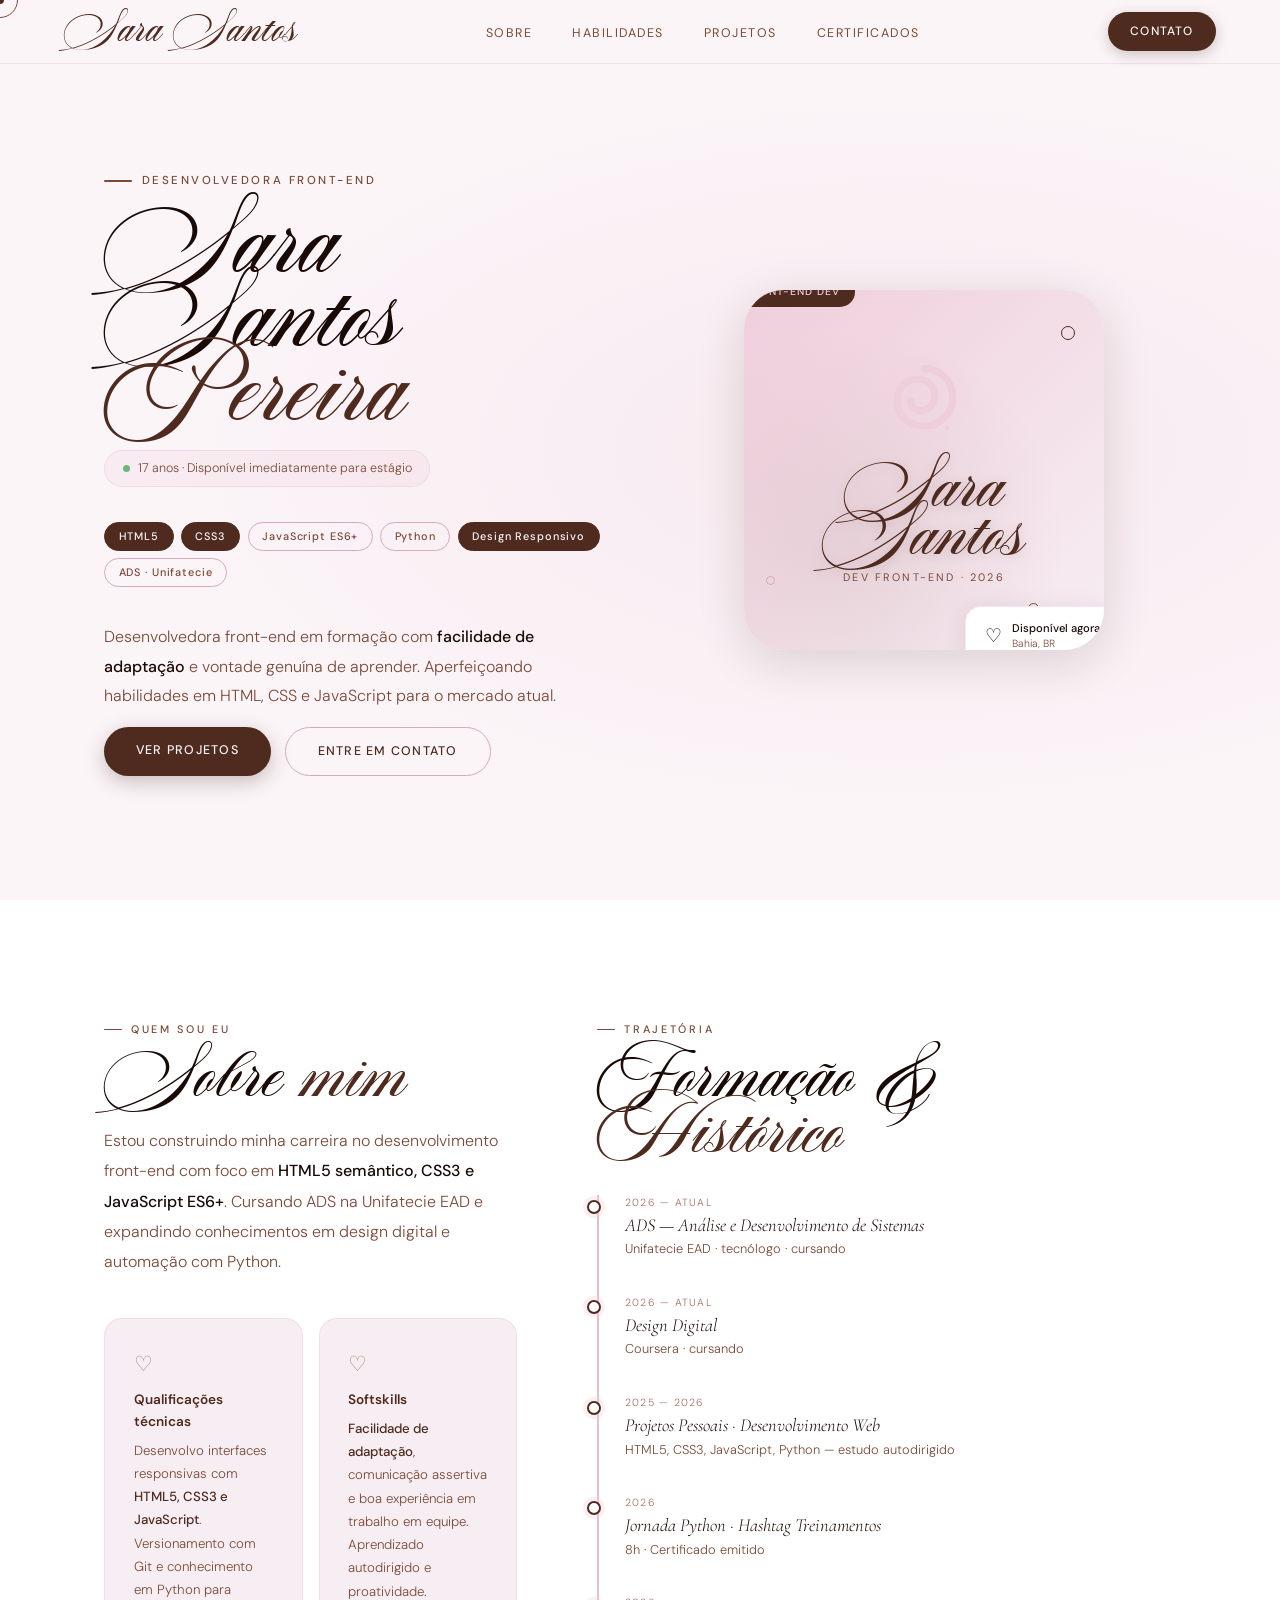
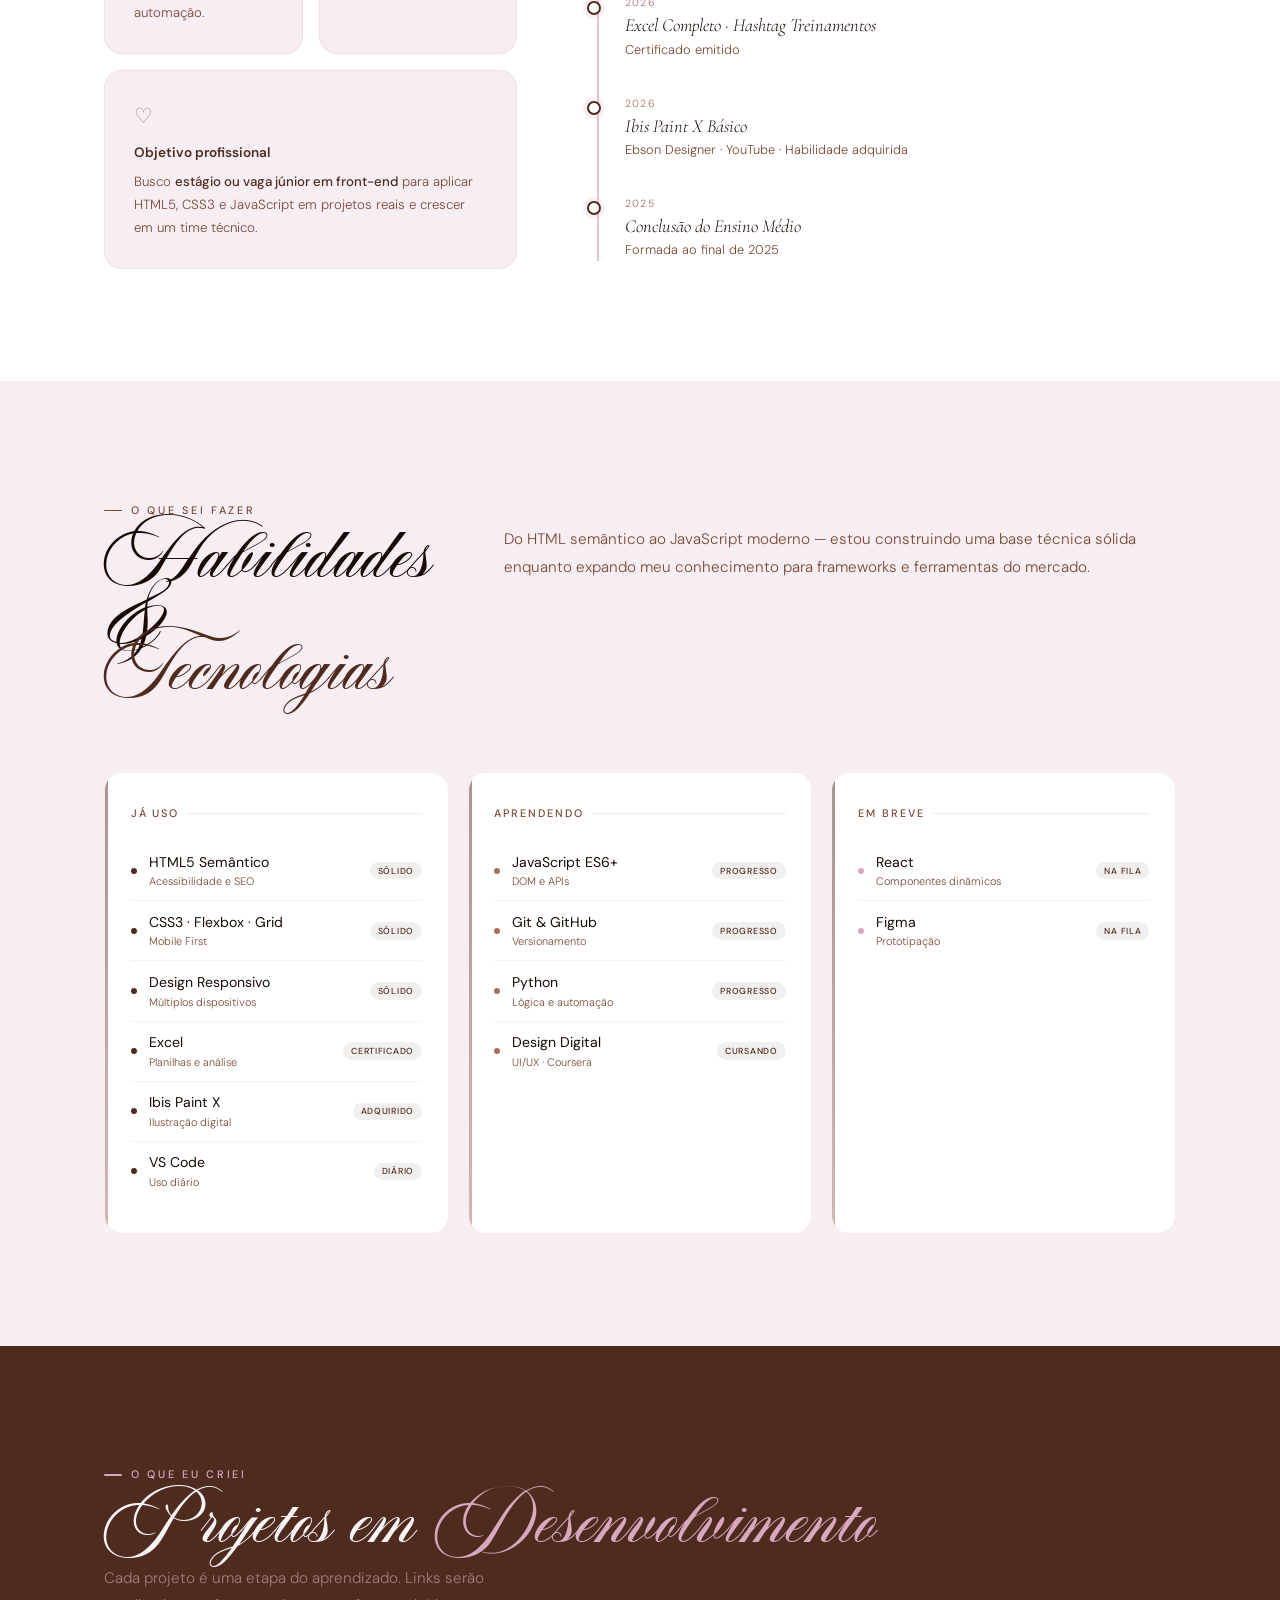
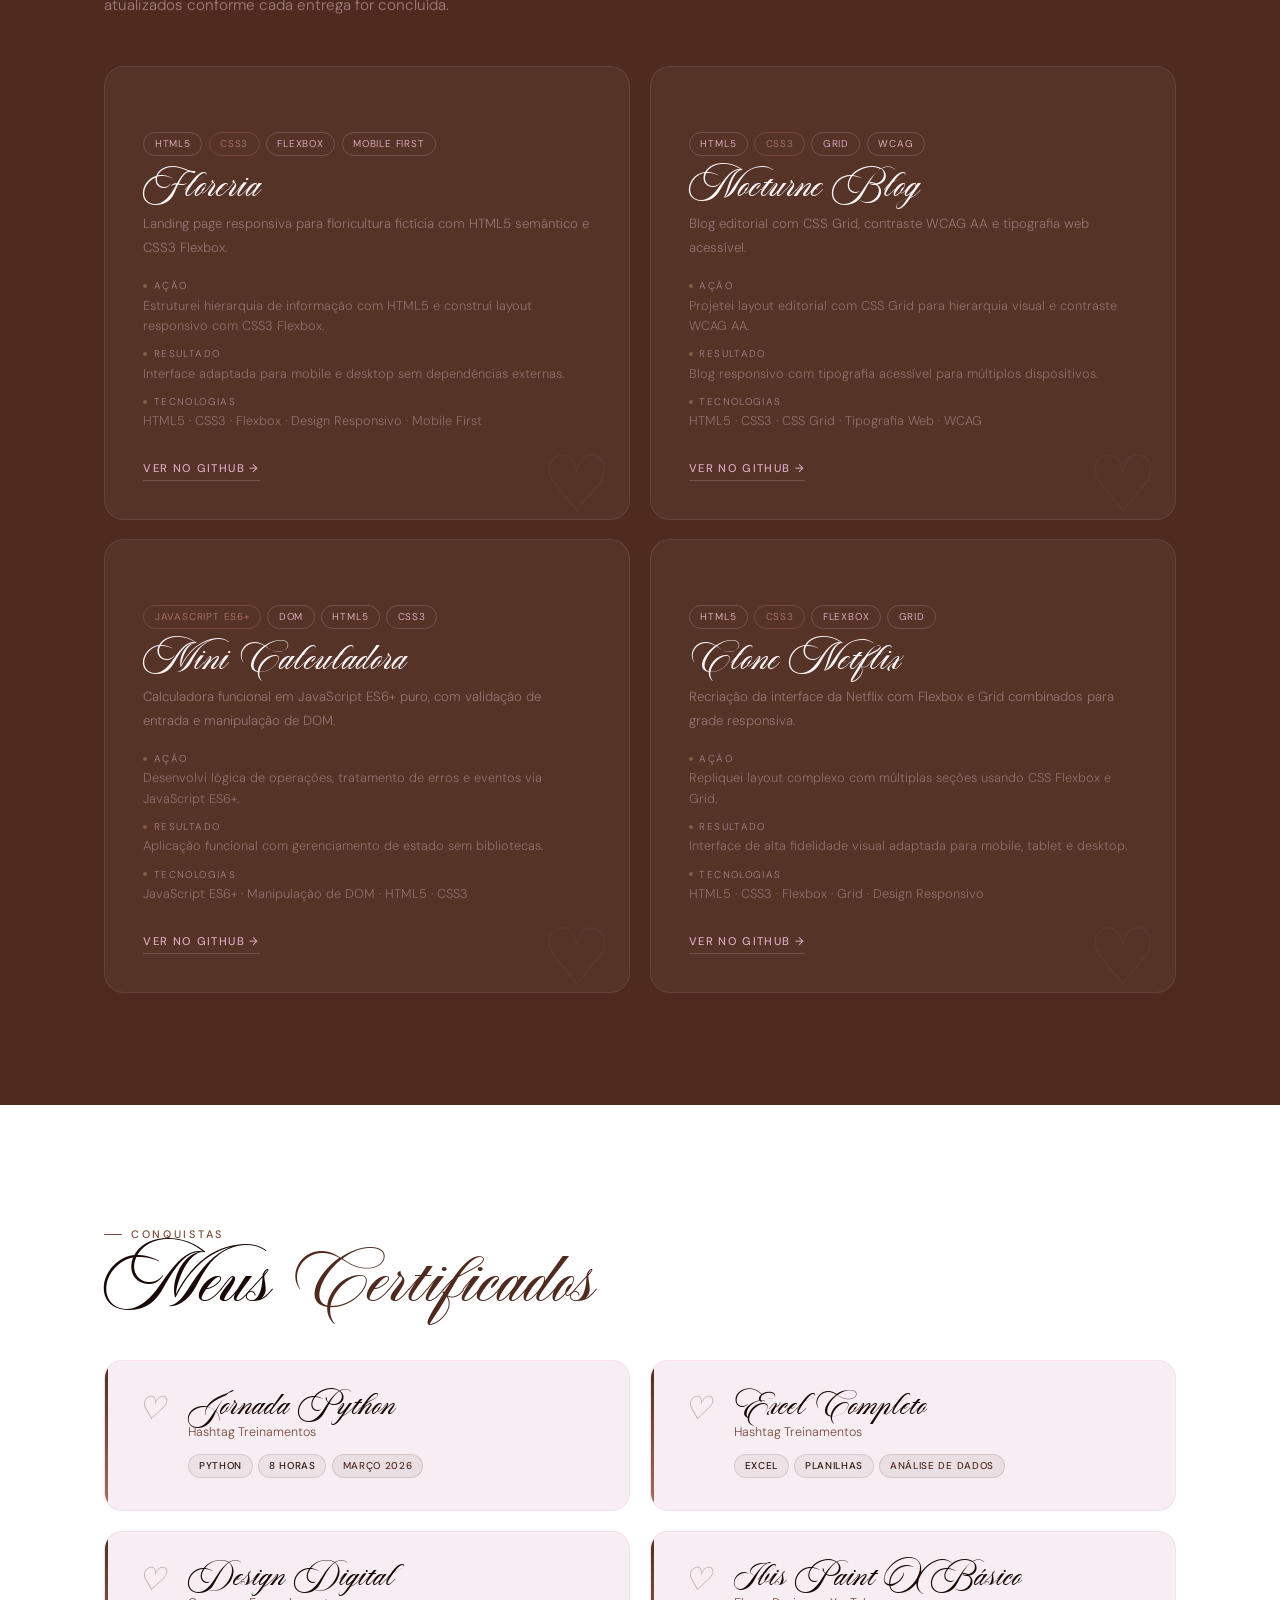
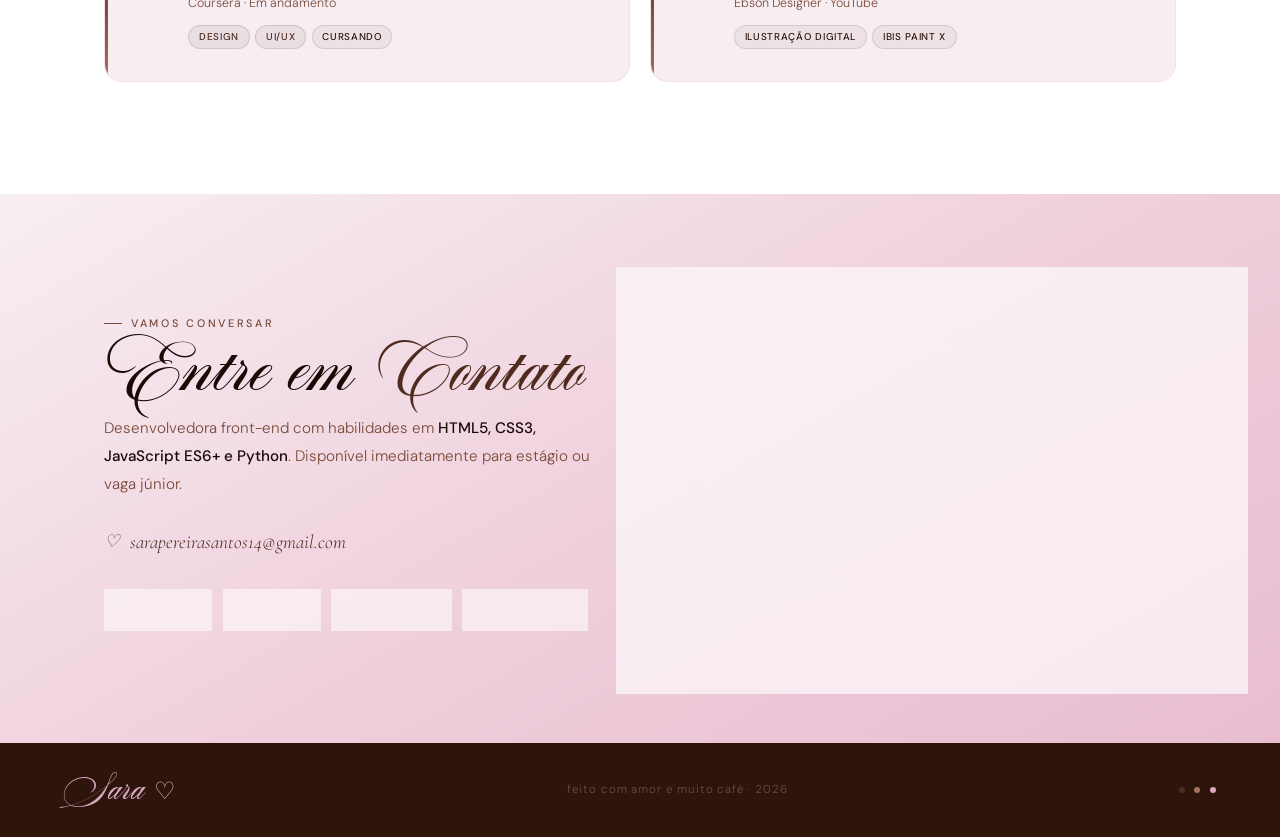
<file: index.html>
<!DOCTYPE html>
<html lang="pt-BR">
<head>
<meta charset="UTF-8">
<meta name="viewport" content="width=device-width, initial-scale=1.0">
<title>Sara Santos · Dev Front-end</title>
<link rel="preconnect" href="https://fonts.googleapis.com">
<link href="https://fonts.googleapis.com/css2?family=DM+Sans:ital,wght@0,300;0,400;0,500;0,600;1,300&family=Cormorant+Garamond:ital,wght@0,400;0,600;1,400;1,600&display=swap" rel="stylesheet">
<style>
@font-face {
  font-family:"AstonScript";
  src:url("[data-uri]") format("truetype");
  font-display:swap;
}

:root {
  --frost:      #EFCEDB;
  --espresso:   #4F2B1F;
  --esp-dark:   #2E150C;
  --esp-mid:    #7A4A38;
  --esp-light:  #A87060;
  --frost-dark: #D9A8C0;
  --frost-mid:  #E8BDD0;
  --frost-pale: #F7EEF3;
  --frost-white:#FBF5F8;
  --white:      #FFFFFF;
  --text:       #1A0A06;
  --text-mid:   #4F2B1F;
  --text-muted: #7A4A38;
  --shadow:     0 4px 24px rgba(46,21,12,0.10);
  --shadow-lg:  0 12px 48px rgba(46,21,12,0.14);
}

*, *::before, *::after { cursor:none !important; box-sizing:border-box; }
html { scroll-behavior:smooth; }

/* ── CURSOR ── */
.cursor-dot {
  width:8px; height:8px; background:var(--espresso);
  border-radius:50%; position:fixed; transform:translate(-50%,-50%);
  pointer-events:none; z-index:99999;
  transition:transform 0.1s, width 0.2s, height 0.2s, background 0.2s;
}
.cursor-ring {
  width:36px; height:36px;
  border:1.5px solid var(--esp-mid);
  border-radius:50%; position:fixed; transform:translate(-50%,-50%);
  pointer-events:none; z-index:99998;
  transition:width 0.25s, height 0.25s, border-color 0.25s;
}
body:has(a:hover) .cursor-ring,
body:has(button:hover) .cursor-ring {
  width:52px; height:52px;
  border-color:var(--espresso);
  background:rgba(79,43,31,0.04);
}
body:has(a:hover) .cursor-dot { width:5px; height:5px; }

* { margin:0; padding:0; }
body {
  background:var(--frost-white);
  color:var(--text);
  font-family:'DM Sans', sans-serif;
  font-weight:300;
  line-height:1.6;
  overflow-x:hidden;
}

/* ── NAV ── */
nav {
  position:fixed; top:0; left:0; right:0; z-index:100;
  height:64px;
  display:flex; align-items:center;
  padding:0 5%;
  background:rgba(251,245,248,0.92);
  backdrop-filter:blur(20px);
  border-bottom:1px solid rgba(239,206,219,0.5);
}
.nav-inner {
  width:100%; max-width:1200px; margin:0 auto;
  display:flex; align-items:center; justify-content:space-between;
}
.nav-logo {
  font-family:'AstonScript', serif;
  font-size:1.8rem; color:var(--espresso);
  text-decoration:none; line-height:1;
}
.nav-links {
  display:flex; gap:2.5rem; list-style:none;
}
.nav-links a {
  font-size:0.78rem; letter-spacing:0.12em; text-transform:uppercase;
  color:var(--text-muted); text-decoration:none;
  font-weight:400; transition:color 0.25s;
}
.nav-links a:hover { color:var(--espresso); }
.nav-cta {
  font-size:0.75rem; letter-spacing:0.1em; text-transform:uppercase;
  font-weight:500; color:var(--frost-white);
  background:var(--espresso);
  padding:0.6rem 1.4rem; border-radius:999px;
  text-decoration:none; transition:all 0.25s;
  box-shadow:0 4px 14px rgba(79,43,31,0.25);
}
.nav-cta:hover { background:var(--esp-dark); transform:translateY(-1px); }

/* ── HERO ── */
.hero {
  min-height:100vh;
  display:grid; grid-template-columns:1fr 1fr;
  max-width:1200px; margin:0 auto;
  padding:120px 5% 80px;
  gap:4rem;
  align-items:center;
  position:relative; z-index:2;
}
.hero-eyebrow {
  display:inline-flex; align-items:center; gap:0.6rem;
  font-size:0.72rem; letter-spacing:0.22em; text-transform:uppercase;
  color:var(--esp-mid); font-weight:500;
  margin-bottom:1.2rem;
}
.hero-eyebrow::before {
  content:''; display:inline-block;
  width:28px; height:1.5px;
  background:var(--esp-mid); border-radius:999px;
}
.hero-title {
  font-family:'AstonScript', serif;
  font-size:clamp(3rem,5.5vw,5.8rem);
  line-height:1.05; color:var(--text);
  margin-bottom:1.2rem;
}
.hero-title span { color:var(--espresso); display:block; }
.hero-desc {
  font-size:1rem; line-height:1.85;
  color:var(--text-muted); max-width:42ch;
  margin-bottom:1rem;
}
.hero-desc strong { color:var(--text); font-weight:500; }
.hero-avail {
  display:inline-flex; align-items:center; gap:0.5rem;
  font-size:0.78rem; color:var(--esp-mid);
  background:rgba(239,206,219,0.25);
  border:1px solid rgba(239,206,219,0.6);
  border-radius:999px; padding:0.45rem 1.1rem;
  margin-bottom:2.2rem;
}
.avail-dot {
  width:7px; height:7px; background:#6ab87a;
  border-radius:50%; animation:pulse 2s ease-in-out infinite;
  box-shadow:0 0 0 0 rgba(106,184,122,0.4);
}
@keyframes pulse {
  0%,100% { box-shadow:0 0 0 0 rgba(106,184,122,0.4); }
  50% { box-shadow:0 0 0 6px rgba(106,184,122,0); }
}
.hero-pills {
  display:flex; flex-wrap:wrap; gap:0.45rem; margin-bottom:2.2rem;
}
.pill {
  font-size:0.68rem; letter-spacing:0.08em;
  font-weight:500; padding:0.3rem 0.85rem;
  border-radius:999px; border:1.5px solid;
}
.pill-dark { background:var(--espresso); color:var(--frost-white); border-color:var(--espresso); }
.pill-light { background:transparent; color:var(--esp-mid); border-color:var(--frost-dark); }
.hero-btns { display:flex; gap:0.85rem; flex-wrap:wrap; }
.btn-primary {
  padding:0.85rem 2rem;
  background:var(--espresso); color:var(--frost-white);
  font-size:0.78rem; letter-spacing:0.1em; text-transform:uppercase;
  font-weight:500; border:none; border-radius:999px;
  text-decoration:none; transition:all 0.3s;
  box-shadow:0 6px 20px rgba(79,43,31,0.28);
}
.btn-primary:hover { background:var(--esp-dark); transform:translateY(-2px); box-shadow:0 10px 28px rgba(79,43,31,0.36); }
.btn-ghost {
  padding:0.85rem 2rem;
  background:transparent; color:var(--espresso);
  font-size:0.78rem; letter-spacing:0.1em; text-transform:uppercase;
  font-weight:500; border:1.5px solid var(--frost-dark);
  border-radius:999px; text-decoration:none; transition:all 0.3s;
}
.btn-ghost:hover { border-color:var(--espresso); background:rgba(239,206,219,0.15); }

/* hero right */
.hero-right {
  display:flex; align-items:center; justify-content:center;
  position:relative;
}
.hero-visual {
  width:360px; height:360px;
  background:linear-gradient(135deg, var(--frost) 0%, var(--frost-pale) 100%);
  border-radius:40px;
  display:flex; align-items:center; justify-content:center;
  position:relative;
  box-shadow:var(--shadow-lg);
  overflow:hidden;
}
.hero-visual::before {
  content:'';
  position:absolute; inset:0;
  background:radial-gradient(circle at 30% 70%, rgba(79,43,31,0.08), transparent 60%);
}
.hero-visual-inner {
  text-align:center; z-index:1;
}
.hero-visual-name {
  font-family:'AstonScript', serif;
  font-size:3rem; color:var(--espresso);
  line-height:1; display:block; margin-top:0.8rem;
  text-shadow:0 2px 12px rgba(79,43,31,0.15);
}
.hero-visual-role {
  font-size:0.68rem; letter-spacing:0.2em; text-transform:uppercase;
  color:var(--esp-mid); margin-top:0.5rem; font-weight:400;
}
.hero-badge {
  position:absolute; bottom:-1rem; right:-1rem;
  background:var(--white); border-radius:16px;
  padding:0.85rem 1.2rem;
  box-shadow:var(--shadow);
  border:1px solid rgba(239,206,219,0.5);
  display:flex; align-items:center; gap:0.6rem;
}
.hb-icon { font-size:1.2rem; }
.hb-text { font-size:0.7rem; font-weight:500; color:var(--text); line-height:1.35; }
.hb-text span { display:block; font-weight:300; color:var(--text-muted); font-size:0.65rem; }
.hero-tag {
  position:absolute; top:-0.8rem; left:-0.8rem;
  background:var(--espresso); color:var(--frost);
  font-size:0.65rem; letter-spacing:0.1em; text-transform:uppercase;
  padding:0.4rem 0.9rem; border-radius:999px; font-weight:500;
}
.hero-float-dots {
  position:absolute; inset:0; pointer-events:none;
}
.fd { position:absolute; border-radius:50%; border:1.5px solid; animation:fdot 4s ease-in-out infinite; }
.fd-1 { width:14px;height:14px; border-color:var(--espresso); top:10%;right:8%; animation-delay:0s; }
.fd-2 { width:9px;height:9px;   border-color:var(--frost-dark); bottom:18%;left:6%; animation-delay:1.2s; }
.fd-3 { width:11px;height:11px; border-color:var(--esp-mid); bottom:10%;right:18%; animation-delay:2s; }
@keyframes fdot { 0%,100%{transform:translateY(0)} 50%{transform:translateY(-10px)} }

/* ── SEÇÕES ── */
.section {
  padding:7rem 5%;
  max-width:1200px; margin:0 auto;
}
.section-full {
  padding:7rem 5%;
}
.section-full .section { padding:0; }

.section-tag {
  display:inline-flex; align-items:center; gap:0.55rem;
  font-size:0.68rem; letter-spacing:0.25em; text-transform:uppercase;
  color:var(--esp-mid); font-weight:500;
  margin-bottom:0.8rem;
}
.section-tag::before {
  content:''; width:18px; height:1.5px;
  background:var(--esp-mid); border-radius:999px;
}
.section-title {
  font-family:'AstonScript', serif;
  font-size:clamp(2.2rem,3.8vw,3.5rem);
  color:var(--text); line-height:1.15;
  margin-bottom:0.5rem;
}
.section-title em { font-style:normal; color:var(--espresso); }

/* ── SOBRE ── */
#sobre { background:var(--white); }
.sobre-grid {
  display:grid; grid-template-columns:1fr 1.4fr;
  gap:5rem; align-items:start;
  max-width:1200px; margin:0 auto;
  padding:7rem 5%;
}
.sobre-left { position:sticky; top:100px; }
.sobre-desc {
  font-size:1rem; line-height:1.9;
  color:var(--text-muted); margin-top:1.2rem;
}
.sobre-desc strong { color:var(--text); font-weight:500; }

/* timeline */
.timeline { padding-left:1.6rem; border-left:2px solid var(--frost-mid); }
.tl-item { position:relative; margin-bottom:2.2rem; }
.tl-item:last-child { margin:0; }
.tl-item::before {
  content:''; position:absolute;
  left:-2.35rem; top:0.35rem;
  width:14px; height:14px; border-radius:50%;
  background:var(--white); border:2.5px solid var(--espresso);
  box-shadow:0 0 0 4px rgba(239,206,219,0.3);
}
.tl-year { font-size:0.65rem; letter-spacing:0.12em; text-transform:uppercase; color:var(--esp-light); margin-bottom:0.15rem; }
.tl-title { font-family:'Cormorant Garamond', serif; font-style:italic; font-size:1.15rem; color:var(--text); line-height:1.3; }
.tl-sub { font-size:0.8rem; color:var(--text-muted); margin-top:0.1rem; }

/* cards sobre */
.sobre-cards { display:grid; grid-template-columns:1fr 1fr; gap:1rem; margin-top:2.5rem; }
.sobre-card {
  padding:1.8rem; border-radius:18px;
  border:1px solid rgba(239,206,219,0.5);
  background:var(--frost-pale);
  transition:all 0.3s;
}
.sobre-card:hover {
  border-color:var(--frost-dark); transform:translateY(-3px);
  box-shadow:var(--shadow);
}
.sobre-card:last-child { grid-column:1/-1; }
.sc-icon { font-size:1.3rem; color:var(--esp-mid); margin-bottom:0.5rem; display:block; opacity:0.6; font-family:'Cormorant Garamond', serif; }
.sc-title { font-size:0.85rem; font-weight:600; color:var(--espresso); margin-bottom:0.4rem; }
.sc-text { font-size:0.83rem; line-height:1.75; color:var(--text-muted); }
.sc-text strong { color:var(--espresso); font-weight:500; }

/* ── SKILLS ── */
#habilidades { background:var(--frost-pale); }
.skills-intro {
  display:grid; grid-template-columns:1fr 2fr;
  gap:4rem; margin-bottom:4rem; align-items:start;
}
.skills-grid {
  display:grid; grid-template-columns:repeat(3,1fr); gap:1.2rem;
}
.skill-card {
  background:var(--white); border-radius:18px;
  padding:2rem 1.6rem;
  border:1px solid rgba(239,206,219,0.4);
  transition:all 0.3s; position:relative; overflow:hidden;
}
.skill-card::before {
  content:''; position:absolute;
  left:0; top:0; bottom:0; width:3px;
  background:linear-gradient(180deg, var(--espresso), var(--esp-light));
  border-radius:999px; opacity:0.5;
}
.skill-card:hover { box-shadow:var(--shadow); transform:translateY(-3px); }
.sk-label {
  font-size:0.68rem; letter-spacing:0.18em; text-transform:uppercase;
  color:var(--esp-mid); font-weight:500;
  margin-bottom:1.2rem; display:flex; align-items:center; gap:0.5rem;
}
.sk-label::after { content:''; flex:1; height:1px; background:rgba(239,206,219,0.5); }
.sk-item {
  display:flex; align-items:center; gap:0.75rem;
  padding:0.6rem 0; border-bottom:1px solid rgba(239,206,219,0.3);
  transition:padding-left 0.25s;
}
.sk-item:last-child { border:none; }
.sk-item:hover { padding-left:0.4rem; }
.sk-dot { width:6px; height:6px; border-radius:50%; flex-shrink:0; }
.sk-dot.solid { background:var(--espresso); }
.sk-dot.prog  { background:var(--esp-light); }
.sk-dot.soon  { background:var(--frost-dark); }
.sk-info { flex:1; }
.sk-name { font-size:0.88rem; color:var(--text); font-weight:400; }
.sk-sub  { font-size:0.68rem; color:var(--text-muted); }
.sk-badge {
  font-size:0.55rem; letter-spacing:0.08em; text-transform:uppercase;
  background:rgba(79,43,31,0.07); color:var(--espresso);
  padding:0.1rem 0.5rem; border-radius:999px; font-weight:500;
}

/* ── PROJETOS ── */
#projetos { background:var(--espresso); }
.projetos-header { max-width:1200px; margin:0 auto; padding:7rem 5% 3rem; }
.projetos-header .section-tag { color:var(--frost-dark); }
.projetos-header .section-tag::before { background:var(--frost-dark); }
.projetos-header .section-title { color:var(--frost-white); }
.projetos-header .section-title em { color:var(--frost-dark); }
.projetos-sub { font-size:0.95rem; color:rgba(239,206,219,0.5); max-width:44ch; margin-top:0.8rem; line-height:1.75; }

.projetos-grid {
  display:grid; grid-template-columns:repeat(2,1fr);
  gap:1.2rem; max-width:1200px; margin:0 auto;
  padding:0 5% 7rem;
}
.proj-card {
  background:rgba(255,255,255,0.04); border-radius:20px;
  border:1px solid rgba(239,206,219,0.10);
  padding:2.4rem; transition:all 0.35s; position:relative; overflow:hidden;
}
.proj-card::after {
  content:'♡'; font-family:'Cormorant Garamond',serif;
  position:absolute; bottom:-0.5rem; right:1rem;
  font-size:5rem; color:var(--frost-dark); opacity:0.04; line-height:1;
  transition:opacity 0.35s;
}
.proj-card:hover {
  background:rgba(255,255,255,0.07);
  border-color:rgba(239,206,219,0.22);
  transform:translateY(-4px);
  box-shadow:0 20px 50px rgba(0,0,0,0.22);
}
.proj-card:hover::after { opacity:0.09; }
.proj-top-line {
  height:2px; background:linear-gradient(90deg, var(--frost-dark), var(--esp-light));
  border-radius:2px; margin-bottom:1.5rem;
  transform:scaleX(0); transform-origin:left;
  transition:transform 0.35s;
}
.proj-card:hover .proj-top-line { transform:scaleX(1); }
.proj-tags { display:flex; gap:0.4rem; flex-wrap:wrap; margin-bottom:1rem; }
.proj-tag {
  font-size:0.62rem; letter-spacing:0.08em; text-transform:uppercase;
  padding:0.2rem 0.65rem; border-radius:999px;
  border:1px solid rgba(239,206,219,0.2);
  color:var(--frost-dark); font-weight:400;
}
.proj-tag.accent { border-color:rgba(168,112,96,0.35); color:var(--esp-light); }
.proj-title {
  font-family:'AstonScript', serif;
  font-size:1.6rem; color:var(--frost-white); margin-bottom:0.6rem; line-height:1.2;
}
.proj-desc { font-size:0.83rem; color:rgba(239,206,219,0.42); line-height:1.75; margin-bottom:1.2rem; }
.proj-breakdown { margin-bottom:1.4rem; }
.pb-item { margin-bottom:0.6rem; }
.pb-label {
  font-size:0.62rem; letter-spacing:0.14em; text-transform:uppercase;
  color:var(--frost-dark); opacity:0.65; margin-bottom:0.1rem;
  display:flex; align-items:center; gap:0.4rem;
}
.pb-label::before { content:''; width:4px; height:4px; border-radius:50%; background:var(--esp-light); }
.pb-text { font-size:0.8rem; color:rgba(239,206,219,0.38); line-height:1.6; }
.proj-link {
  font-size:0.7rem; letter-spacing:0.12em; text-transform:uppercase;
  color:var(--frost-dark); text-decoration:none; font-weight:500;
  display:inline-flex; align-items:center; gap:0.4rem;
  border-bottom:1px solid rgba(239,206,219,0.2); padding-bottom:2px;
  transition:all 0.25s;
}
.proj-link:hover { color:var(--frost-white); border-color:var(--frost-dark); }

/* ── CERTIFICADOS ── */
#certificados { background:var(--white); }
.certs-layout {
  max-width:1200px; margin:0 auto; padding:7rem 5%;
}
.certs-grid {
  display:grid; grid-template-columns:repeat(2,1fr);
  gap:1.2rem; margin-top:3rem;
}
.cert-card {
  display:flex; gap:1.4rem; align-items:flex-start;
  padding:2rem; border-radius:18px;
  border:1px solid rgba(239,206,219,0.45);
  background:var(--frost-pale);
  transition:all 0.3s; position:relative; overflow:hidden;
}
.cert-card::before {
  content:''; position:absolute;
  left:0; top:0; bottom:0; width:3px;
  background:linear-gradient(180deg, var(--espresso), var(--esp-light));
  border-radius:999px;
}
.cert-card:hover { border-color:var(--esp-mid); transform:translateY(-3px); box-shadow:var(--shadow); }
.cert-icon { font-family:'Cormorant Garamond', serif; font-style:italic; font-size:2rem; color:var(--esp-mid); opacity:0.4; flex-shrink:0; line-height:1; }
.cert-name { font-family:'AstonScript', serif; font-size:1.35rem; color:var(--text); line-height:1.25; margin-bottom:0.2rem; }
.cert-org  { font-size:0.78rem; color:var(--text-muted); margin-bottom:0.7rem; }
.cert-tags { display:flex; flex-wrap:wrap; gap:0.35rem; }
.ct { font-size:0.62rem; letter-spacing:0.07em; text-transform:uppercase; font-weight:500; padding:0.2rem 0.6rem; border-radius:999px; background:rgba(79,43,31,0.08); color:var(--espresso); border:1px solid rgba(79,43,31,0.15); }
.ct.light { background:rgba(46,21,12,0.05); color:var(--esp-dark); border-color:rgba(46,21,12,0.12); }

/* ── CONTATO ── */
#contato {
  background:linear-gradient(150deg, var(--frost-pale) 0%, var(--frost) 55%, var(--frost-mid) 100%);
}
.contato-layout {
  max-width:1200px; margin:0 auto; padding:7rem 5%;
  display:grid; grid-template-columns:1fr 1fr;
  gap:6rem; align-items:center;
}
.contato-email {
  font-family:'Cormorant Garamond', serif; font-style:italic;
  font-size:1.2rem; color:var(--espresso); text-decoration:none;
  display:flex; align-items:center; gap:0.6rem;
  margin:1.8rem 0 2rem; transition:all 0.25s;
}
.contato-email::before { content:'♡'; color:var(--esp-mid); font-size:1.1rem; }
.contato-email:hover { color:var(--text); transform:translateX(4px); }
.social-row { display:flex; flex-wrap:wrap; gap:0.7rem; }
.social-btn {
  font-size:0.72rem; letter-spacing:0.12em; text-transform:uppercase;
  font-weight:500; padding:0.65rem 1.4rem; border-radius:999px;
  border:1.5px solid rgba(46,21,12,0.18);
  color:var(--text); text-decoration:none; background:rgba(251,245,248,0.7);
  backdrop-filter:blur(8px); transition:all 0.3s;
}
.social-btn:hover { background:var(--espresso); color:var(--frost-white); border-color:var(--espresso); transform:translateY(-2px); box-shadow:0 8px 22px rgba(79,43,31,0.22); }
.quote-card {
  background:rgba(251,245,248,0.82);
  backdrop-filter:blur(14px);
  border:1px solid rgba(239,206,219,0.5);
  border-radius:24px; padding:3rem;
  position:relative;
  box-shadow:var(--shadow-lg);
}
.quote-card::before {
  content:''; position:absolute;
  top:0; left:2rem; right:2rem; height:2px;
  background:linear-gradient(90deg, var(--espresso), var(--esp-light));
  border-radius:999px;
}
.quote-text {
  font-family:'Cormorant Garamond', serif; font-style:italic;
  font-size:clamp(1.35rem,2.2vw,1.9rem);
  color:var(--text); line-height:1.6; opacity:0.68;
}
.quote-sig {
  margin-top:1.5rem; font-family:'Cormorant Garamond', serif; font-style:italic;
  font-size:1rem; color:var(--espresso); opacity:0.5;
  display:flex; align-items:center; gap:0.5rem;
}
.quote-sig::before { content:''; flex:1; height:1px; background:var(--frost-mid); }

/* ── FOOTER ── */
footer {
  background:var(--esp-dark); padding:2.2rem 5%;
  display:flex; justify-content:space-between; align-items:center;
  flex-wrap:wrap; gap:1rem;
}
.footer-logo { font-family:'AstonScript', serif; font-size:1.5rem; color:var(--frost-dark); line-height:1; }
.footer-text { font-size:0.72rem; color:rgba(239,206,219,0.3); letter-spacing:0.08em; }
.footer-dots { display:flex; align-items:center; gap:0.6rem; }
.fdot { width:6px; height:6px; border-radius:50%; animation:blink 2s ease-in-out infinite; }
.fd-a { background:var(--espresso); }
.fd-b { background:var(--esp-light); animation-delay:0.65s; }
.fd-c { background:var(--frost-dark); animation-delay:1.3s; }
@keyframes blink { 0%,100%{opacity:1} 50%{opacity:0.25} }

/* ── DECO ── */
.deco-layer { position:fixed; inset:0; pointer-events:none; z-index:0; overflow:hidden; }
.deco {
  position:absolute; top:-60px; opacity:0;
  animation:dfall linear infinite;
  font-family:'Cormorant Garamond', serif; user-select:none;
}
.deco:nth-child(1)  { left:3%;  animation-duration:14s; animation-delay:0s;   color:var(--frost-dark); font-size:0.9rem; }
.deco:nth-child(2)  { left:13%; animation-duration:20s; animation-delay:2.5s; color:var(--esp-mid);    font-size:0.7rem; }
.deco:nth-child(3)  { left:23%; animation-duration:12s; animation-delay:5s;   color:var(--frost-dark); font-size:1.1rem; }
.deco:nth-child(4)  { left:37%; animation-duration:17s; animation-delay:1s;   color:var(--espresso);   font-size:0.6rem; }
.deco:nth-child(5)  { left:51%; animation-duration:14s; animation-delay:8s;   color:var(--frost-dark); font-size:0.9rem; }
.deco:nth-child(6)  { left:63%; animation-duration:19s; animation-delay:3.5s; color:var(--esp-mid);    font-size:0.75rem;}
.deco:nth-child(7)  { left:75%; animation-duration:13s; animation-delay:9s;   color:var(--espresso);   font-size:0.6rem; }
.deco:nth-child(8)  { left:86%; animation-duration:16s; animation-delay:1.5s; color:var(--frost-dark); font-size:1rem;   }
@keyframes dfall {
  0%   { transform:translateY(0) rotate(-15deg); opacity:0; }
  7%   { opacity:0.35; }
  90%  { opacity:0.07; }
  100% { transform:translateY(110vh) rotate(18deg); opacity:0; }
}

/* ── REVEAL ── */
.reveal { opacity:0; transform:translateY(28px); transition:opacity 0.9s ease, transform 0.9s ease; }
.reveal.visible { opacity:1; transform:translateY(0); }

@keyframes burst {
  0%   { transform:translate(-50%,-50%) scale(0.4); opacity:1; }
  100% { transform:translate(-50%,calc(-50% - 65px)) scale(1.3); opacity:0; }
}

@media(max-width:900px) {
  *, *::before, *::after { cursor:auto !important; }
  .cursor-dot, .cursor-ring { display:none; }
  nav { padding:0 1.5rem; }
  .nav-links { display:none; }
  .hero { grid-template-columns:1fr; padding:100px 1.5rem 60px; }
  .hero-right { display:none; }
  .sobre-grid { grid-template-columns:1fr; padding:5rem 1.5rem; gap:3rem; }
  .sobre-left { position:static; }
  .sobre-cards { grid-template-columns:1fr; }
  .section-full .section, .certs-layout, .projetos-header, .projetos-grid, .contato-layout { padding-left:1.5rem; padding-right:1.5rem; }
  .skills-intro { grid-template-columns:1fr; gap:2rem; }
  .skills-grid { grid-template-columns:1fr; }
  .projetos-grid, .certs-grid, .contato-layout { grid-template-columns:1fr; }
  footer { flex-direction:column; text-align:center; padding:2rem 1.5rem; }
}
</style>
</head>
<body>

<div class="cursor-dot" id="cursorDot"></div>
<div class="cursor-ring" id="cursorRing"></div>

<div class="deco-layer">
  <span class="deco">♡</span><span class="deco">♡</span><span class="deco">♡</span>
  <span class="deco">♡</span><span class="deco">♡</span><span class="deco">♡</span>
  <span class="deco">♡</span><span class="deco">♡</span>
</div>

<!-- NAV -->
<nav>
  <div class="nav-inner">
    <a href="#" class="nav-logo">Sara Santos</a>
    <ul class="nav-links">
      <li><a href="#sobre">Sobre</a></li>
      <li><a href="#habilidades">Habilidades</a></li>
      <li><a href="#projetos">Projetos</a></li>
      <li><a href="#certificados">Certificados</a></li>
    </ul>
    <a href="#contato" class="nav-cta">Contato</a>
  </div>
</nav>

<!-- HERO -->
<section style="background:var(--frost-white); position:relative; z-index:2; overflow:hidden;">
  <div style="position:absolute;inset:0;background:radial-gradient(ellipse at 70% 50%, rgba(239,206,219,0.3), transparent 60%);pointer-events:none;"></div>
  <div class="hero">
    <div class="hero-left reveal">
      <div class="hero-eyebrow">Desenvolvedora Front-end</div>
      <h1 class="hero-title">Sara Santos<span>Pereira</span></h1>
      <div class="hero-avail">
        <div class="avail-dot"></div>
        17 anos · Disponível imediatamente para estágio
      </div>
      <div class="hero-pills">
        <span class="pill pill-dark">HTML5</span>
        <span class="pill pill-dark">CSS3</span>
        <span class="pill pill-light">JavaScript ES6+</span>
        <span class="pill pill-light">Python</span>
        <span class="pill pill-dark">Design Responsivo</span>
        <span class="pill pill-light">ADS · Unifatecie</span>
      </div>
      <p class="hero-desc">Desenvolvedora front-end em formação com <strong>facilidade de adaptação</strong> e vontade genuína de aprender. Aperfeiçoando habilidades em HTML, CSS e JavaScript para o mercado atual.</p>
      <div class="hero-btns">
        <a href="https://github.com/sarasantos-dev" target="_blank" class="btn-primary">Ver projetos</a>
        <a href="#contato" class="btn-ghost">Entre em contato</a>
      </div>
    </div>
    <div class="hero-right reveal">
      <div class="hero-visual">
        <div class="hero-tag">front-end dev</div>
        <div class="hero-visual-inner">
          <svg xmlns="http://www.w3.org/2000/svg" viewBox="0 0 100 100" width="90" height="90"><circle cx="50" cy="50" r="50" fill="rgba(239,206,219,0.15)"/><path d="M50,16 C68,16 82,30 82,48 C82,66 68,80 50,80 C32,80 20,68 20,52 C20,38 30,28 43,28 C54,28 62,36 62,47 C62,56 55,63 46,63 C40,63 35,58 35,52" fill="none" stroke="#EFCEDB" stroke-width="8" stroke-linecap="round"/><circle cx="71" cy="72" r="4.5" fill="#EFCEDB"/><circle cx="62" cy="80" r="3" fill="#EFCEDB"/><circle cx="76" cy="82" r="2.2" fill="#EFCEDB"/></svg>
          <span class="hero-visual-name">Sara Santos</span>
          <div class="hero-visual-role">Dev Front-end · 2026</div>
        </div>
        <div class="hero-float-dots">
          <div class="fd fd-1"></div>
          <div class="fd fd-2"></div>
          <div class="fd fd-3"></div>
        </div>
        <div class="hero-badge">
          <div class="hb-icon">♡</div>
          <div class="hb-text">Disponível agora<span>Bahia, BR</span></div>
        </div>
      </div>
    </div>
  </div>
</section>

<!-- SOBRE -->
<section id="sobre" style="background:var(--white);">
  <div class="sobre-grid">
    <div class="sobre-left reveal">
      <div class="section-tag">Quem sou eu</div>
      <h2 class="section-title">Sobre <em>mim</em></h2>
      <p class="sobre-desc">Estou construindo minha carreira no desenvolvimento front-end com foco em <strong>HTML5 semântico, CSS3 e JavaScript ES6+</strong>. Cursando ADS na Unifatecie EAD e expandindo conhecimentos em design digital e automação com Python.</p>
      <div class="sobre-cards">
        <div class="sobre-card">
          <span class="sc-icon">♡</span>
          <div class="sc-title">Qualificações técnicas</div>
          <p class="sc-text">Desenvolvo interfaces responsivas com <strong>HTML5, CSS3 e JavaScript</strong>. Versionamento com Git e conhecimento em Python para automação.</p>
        </div>
        <div class="sobre-card">
          <span class="sc-icon">♡</span>
          <div class="sc-title">Softskills</div>
          <p class="sc-text"><strong>Facilidade de adaptação</strong>, comunicação assertiva e boa experiência em trabalho em equipe. Aprendizado autodirigido e proatividade.</p>
        </div>
        <div class="sobre-card">
          <span class="sc-icon">♡</span>
          <div class="sc-title">Objetivo profissional</div>
          <p class="sc-text">Busco <strong>estágio ou vaga júnior em front-end</strong> para aplicar HTML5, CSS3 e JavaScript em projetos reais e crescer em um time técnico.</p>
        </div>
      </div>
    </div>
    <div class="reveal">
      <div class="section-tag">Trajetória</div>
      <h2 class="section-title" style="margin-bottom:2rem">Formação &amp; <em>Histórico</em></h2>
      <div class="timeline">
        <div class="tl-item"><div class="tl-year">2026 — atual</div><div class="tl-title">ADS — Análise e Desenvolvimento de Sistemas</div><div class="tl-sub">Unifatecie EAD · tecnólogo · cursando</div></div>
        <div class="tl-item"><div class="tl-year">2026 — atual</div><div class="tl-title">Design Digital</div><div class="tl-sub">Coursera · cursando</div></div>
        <div class="tl-item"><div class="tl-year">2025 — 2026</div><div class="tl-title">Projetos Pessoais · Desenvolvimento Web</div><div class="tl-sub">HTML5, CSS3, JavaScript, Python — estudo autodirigido</div></div>
        <div class="tl-item"><div class="tl-year">2026</div><div class="tl-title">Jornada Python · Hashtag Treinamentos</div><div class="tl-sub">8h · Certificado emitido</div></div>
        <div class="tl-item"><div class="tl-year">2026</div><div class="tl-title">Excel Completo · Hashtag Treinamentos</div><div class="tl-sub">Certificado emitido</div></div>
        <div class="tl-item"><div class="tl-year">2026</div><div class="tl-title">Ibis Paint X Básico</div><div class="tl-sub">Ebson Designer · YouTube · Habilidade adquirida</div></div>
        <div class="tl-item"><div class="tl-year">2025</div><div class="tl-title">Conclusão do Ensino Médio</div><div class="tl-sub">Formada ao final de 2025</div></div>
      </div>
    </div>
  </div>
</section>

<!-- HABILIDADES -->
<section id="habilidades" style="background:var(--frost-pale);">
  <div class="section">
    <div class="skills-intro reveal">
      <div>
        <div class="section-tag">O que sei fazer</div>
        <h2 class="section-title">Habilidades &amp; <em>Tecnologias</em></h2>
      </div>
      <p style="font-size:0.95rem;color:var(--text-muted);line-height:1.85;padding-top:2rem">Do HTML semântico ao JavaScript moderno — estou construindo uma base técnica sólida enquanto expando meu conhecimento para frameworks e ferramentas do mercado.</p>
    </div>
    <div class="skills-grid reveal">
      <div class="skill-card">
        <div class="sk-label">Já uso</div>
        <div class="sk-item"><div class="sk-dot solid"></div><div class="sk-info"><div class="sk-name">HTML5 Semântico</div><div class="sk-sub">Acessibilidade e SEO</div></div><span class="sk-badge">sólido</span></div>
        <div class="sk-item"><div class="sk-dot solid"></div><div class="sk-info"><div class="sk-name">CSS3 · Flexbox · Grid</div><div class="sk-sub">Mobile First</div></div><span class="sk-badge">sólido</span></div>
        <div class="sk-item"><div class="sk-dot solid"></div><div class="sk-info"><div class="sk-name">Design Responsivo</div><div class="sk-sub">Múltiplos dispositivos</div></div><span class="sk-badge">sólido</span></div>
        <div class="sk-item"><div class="sk-dot solid"></div><div class="sk-info"><div class="sk-name">Excel</div><div class="sk-sub">Planilhas e análise</div></div><span class="sk-badge">certificado</span></div>
        <div class="sk-item"><div class="sk-dot solid"></div><div class="sk-info"><div class="sk-name">Ibis Paint X</div><div class="sk-sub">Ilustração digital</div></div><span class="sk-badge">adquirido</span></div>
        <div class="sk-item"><div class="sk-dot solid"></div><div class="sk-info"><div class="sk-name">VS Code</div><div class="sk-sub">Uso diário</div></div><span class="sk-badge">diário</span></div>
      </div>
      <div class="skill-card">
        <div class="sk-label">Aprendendo</div>
        <div class="sk-item"><div class="sk-dot prog"></div><div class="sk-info"><div class="sk-name">JavaScript ES6+</div><div class="sk-sub">DOM e APIs</div></div><span class="sk-badge">progresso</span></div>
        <div class="sk-item"><div class="sk-dot prog"></div><div class="sk-info"><div class="sk-name">Git &amp; GitHub</div><div class="sk-sub">Versionamento</div></div><span class="sk-badge">progresso</span></div>
        <div class="sk-item"><div class="sk-dot prog"></div><div class="sk-info"><div class="sk-name">Python</div><div class="sk-sub">Lógica e automação</div></div><span class="sk-badge">progresso</span></div>
        <div class="sk-item"><div class="sk-dot prog"></div><div class="sk-info"><div class="sk-name">Design Digital</div><div class="sk-sub">UI/UX · Coursera</div></div><span class="sk-badge">cursando</span></div>
      </div>
      <div class="skill-card">
        <div class="sk-label">Em breve</div>
        <div class="sk-item"><div class="sk-dot soon"></div><div class="sk-info"><div class="sk-name">React</div><div class="sk-sub">Componentes dinâmicos</div></div><span class="sk-badge">na fila</span></div>
        <div class="sk-item"><div class="sk-dot soon"></div><div class="sk-info"><div class="sk-name">Figma</div><div class="sk-sub">Prototipação</div></div><span class="sk-badge">na fila</span></div>
      </div>
    </div>
  </div>
</section>

<!-- PROJETOS -->
<section id="projetos" style="background:var(--espresso);">
  <div class="projetos-header reveal">
    <div class="section-tag">O que eu criei</div>
    <h2 class="section-title">Projetos em <em>Desenvolvimento</em></h2>
    <p class="projetos-sub">Cada projeto é uma etapa do aprendizado. Links serão atualizados conforme cada entrega for concluída.</p>
  </div>
  <div class="projetos-grid reveal">
    <div class="proj-card">
      <div class="proj-top-line"></div>
      <div class="proj-tags"><span class="proj-tag">HTML5</span><span class="proj-tag accent">CSS3</span><span class="proj-tag">Flexbox</span><span class="proj-tag">Mobile First</span></div>
      <h3 class="proj-title">Floreria</h3>
      <p class="proj-desc">Landing page responsiva para floricultura fictícia com HTML5 semântico e CSS3 Flexbox.</p>
      <div class="proj-breakdown">
        <div class="pb-item"><div class="pb-label">Ação</div><div class="pb-text">Estruturei hierarquia de informação com HTML5 e construí layout responsivo com CSS3 Flexbox.</div></div>
        <div class="pb-item"><div class="pb-label">Resultado</div><div class="pb-text">Interface adaptada para mobile e desktop sem dependências externas.</div></div>
        <div class="pb-item"><div class="pb-label">Tecnologias</div><div class="pb-text">HTML5 · CSS3 · Flexbox · Design Responsivo · Mobile First</div></div>
      </div>
      <a href="https://github.com/sarasantos-dev" target="_blank" class="proj-link">Ver no GitHub →</a>
    </div>
    <div class="proj-card">
      <div class="proj-top-line"></div>
      <div class="proj-tags"><span class="proj-tag">HTML5</span><span class="proj-tag accent">CSS3</span><span class="proj-tag">Grid</span><span class="proj-tag">WCAG</span></div>
      <h3 class="proj-title">Nocturne Blog</h3>
      <p class="proj-desc">Blog editorial com CSS Grid, contraste WCAG AA e tipografia web acessível.</p>
      <div class="proj-breakdown">
        <div class="pb-item"><div class="pb-label">Ação</div><div class="pb-text">Projetei layout editorial com CSS Grid para hierarquia visual e contraste WCAG AA.</div></div>
        <div class="pb-item"><div class="pb-label">Resultado</div><div class="pb-text">Blog responsivo com tipografia acessível para múltiplos dispositivos.</div></div>
        <div class="pb-item"><div class="pb-label">Tecnologias</div><div class="pb-text">HTML5 · CSS3 · CSS Grid · Tipografia Web · WCAG</div></div>
      </div>
      <a href="https://github.com/sarasantos-dev" target="_blank" class="proj-link">Ver no GitHub →</a>
    </div>
    <div class="proj-card">
      <div class="proj-top-line"></div>
      <div class="proj-tags"><span class="proj-tag accent">JavaScript ES6+</span><span class="proj-tag">DOM</span><span class="proj-tag">HTML5</span><span class="proj-tag">CSS3</span></div>
      <h3 class="proj-title">Mini Calculadora</h3>
      <p class="proj-desc">Calculadora funcional em JavaScript ES6+ puro, com validação de entrada e manipulação de DOM.</p>
      <div class="proj-breakdown">
        <div class="pb-item"><div class="pb-label">Ação</div><div class="pb-text">Desenvolvi lógica de operações, tratamento de erros e eventos via JavaScript ES6+.</div></div>
        <div class="pb-item"><div class="pb-label">Resultado</div><div class="pb-text">Aplicação funcional com gerenciamento de estado sem bibliotecas.</div></div>
        <div class="pb-item"><div class="pb-label">Tecnologias</div><div class="pb-text">JavaScript ES6+ · Manipulação de DOM · HTML5 · CSS3</div></div>
      </div>
      <a href="https://github.com/sarasantos-dev" target="_blank" class="proj-link">Ver no GitHub →</a>
    </div>
    <div class="proj-card">
      <div class="proj-top-line"></div>
      <div class="proj-tags"><span class="proj-tag">HTML5</span><span class="proj-tag accent">CSS3</span><span class="proj-tag">Flexbox</span><span class="proj-tag">Grid</span></div>
      <h3 class="proj-title">Clone Netflix</h3>
      <p class="proj-desc">Recriação da interface da Netflix com Flexbox e Grid combinados para grade responsiva.</p>
      <div class="proj-breakdown">
        <div class="pb-item"><div class="pb-label">Ação</div><div class="pb-text">Repliquei layout complexo com múltiplas seções usando CSS Flexbox e Grid.</div></div>
        <div class="pb-item"><div class="pb-label">Resultado</div><div class="pb-text">Interface de alta fidelidade visual adaptada para mobile, tablet e desktop.</div></div>
        <div class="pb-item"><div class="pb-label">Tecnologias</div><div class="pb-text">HTML5 · CSS3 · Flexbox · Grid · Design Responsivo</div></div>
      </div>
      <a href="https://github.com/sarasantos-dev" target="_blank" class="proj-link">Ver no GitHub →</a>
    </div>
  </div>
</section>

<!-- CERTIFICADOS -->
<section id="certificados" style="background:var(--white);">
  <div class="certs-layout reveal">
    <div class="section-tag">Conquistas</div>
    <h2 class="section-title">Meus <em>Certificados</em></h2>
    <div class="certs-grid">
      <div class="cert-card"><div class="cert-icon">♡</div><div><div class="cert-name">Jornada Python</div><div class="cert-org">Hashtag Treinamentos</div><div class="cert-tags"><span class="ct light">Python</span><span class="ct light">8 horas</span><span class="ct">Março 2026</span></div></div></div>
      <div class="cert-card"><div class="cert-icon">♡</div><div><div class="cert-name">Excel Completo</div><div class="cert-org">Hashtag Treinamentos</div><div class="cert-tags"><span class="ct light">Excel</span><span class="ct light">Planilhas</span><span class="ct">Análise de Dados</span></div></div></div>
      <div class="cert-card"><div class="cert-icon">♡</div><div><div class="cert-name">Design Digital</div><div class="cert-org">Coursera · Em andamento</div><div class="cert-tags"><span class="ct">Design</span><span class="ct">UI/UX</span><span class="ct light">Cursando</span></div></div></div>
      <div class="cert-card"><div class="cert-icon">♡</div><div><div class="cert-name">Ibis Paint X Básico</div><div class="cert-org">Ebson Designer · YouTube</div><div class="cert-tags"><span class="ct light">Ilustração Digital</span><span class="ct light">Ibis Paint X</span></div></div></div>
    </div>
  </div>
</section>

<!-- CONTATO -->
<section id="contato">
  <div class="contato-layout">
    <div class="reveal">
      <div class="section-tag">Vamos conversar</div>
      <h2 class="section-title">Entre em <em>Contato</em></h2>
      <p style="font-size:0.95rem;color:var(--text-muted);line-height:1.85;margin-top:0.8rem">Desenvolvedora front-end com habilidades em <strong style="color:var(--text);font-weight:500">HTML5, CSS3, JavaScript ES6+ e Python</strong>. Disponível imediatamente para estágio ou vaga júnior.</p>
      <a href="mailto:sarapereirasantos14@gmail.com" class="contato-email">sarapereirasantos14@gmail.com</a>
      <div class="social-row">
        <a href="https://www.linkedin.com/in/sara-santos-85954930a/" target="_blank" class="social-btn">LinkedIn</a>
        <a href="https://github.com/sarasantos-dev" target="_blank" class="social-btn">GitHub</a>
        <a href="https://wa.me/5573988215696" target="_blank" class="social-btn">WhatsApp</a>
        <a href="https://instagram.com/sarasantospereira" target="_blank" class="social-btn">Instagram</a>
      </div>
    </div>
    <div class="quote-card reveal">
      <div class="quote-text">"Cada projeto é uma pétala — pequena, mas parte de algo maior que está florescendo."</div>
      <div class="quote-sig">Sara Santos</div>
    </div>
  </div>
</section>

<!-- FOOTER -->
<footer>
  <div class="footer-logo">Sara ♡</div>
  <div class="footer-text">feito com amor e muito café · 2026</div>
  <div class="footer-dots">
    <div class="fdot fd-a"></div>
    <div class="fdot fd-b"></div>
    <div class="fdot fd-c"></div>
  </div>
</footer>

<script>
const dot=document.getElementById('cursorDot'),ring=document.getElementById('cursorRing');
let mx=0,my=0,rx=0,ry=0;
document.addEventListener('mousemove',e=>{mx=e.clientX;my=e.clientY;dot.style.left=mx+'px';dot.style.top=my+'px';});
(function a(){rx+=(mx-rx)*0.12;ry+=(my-ry)*0.12;ring.style.left=rx+'px';ring.style.top=ry+'px';requestAnimationFrame(a);})();
document.addEventListener('click',e=>{
  for(let i=0;i<5;i++){
    const h=document.createElement('div');
    const ox=(Math.random()-0.5)*80;
    h.style.cssText=`position:fixed;left:${e.clientX+ox}px;top:${e.clientY}px;pointer-events:none;z-index:99999;font-family:'Cormorant Garamond',serif;font-size:${0.8+Math.random()*0.8}rem;color:${Math.random()>0.5?'#4F2B1F':'#EFCEDB'};animation:burst 0.7s ease-out forwards;transform:translate(-50%,-50%);`;
    h.textContent='♡';document.body.appendChild(h);setTimeout(()=>h.remove(),700);
  }
});
const reveals=document.querySelectorAll('.reveal');
const io=new IntersectionObserver(entries=>{entries.forEach((e,i)=>{if(e.isIntersecting)setTimeout(()=>e.target.classList.add('visible'),i*80);});},{threshold:0.07});
reveals.forEach(el=>io.observe(el));
</script>
</body>
</html>
</file>
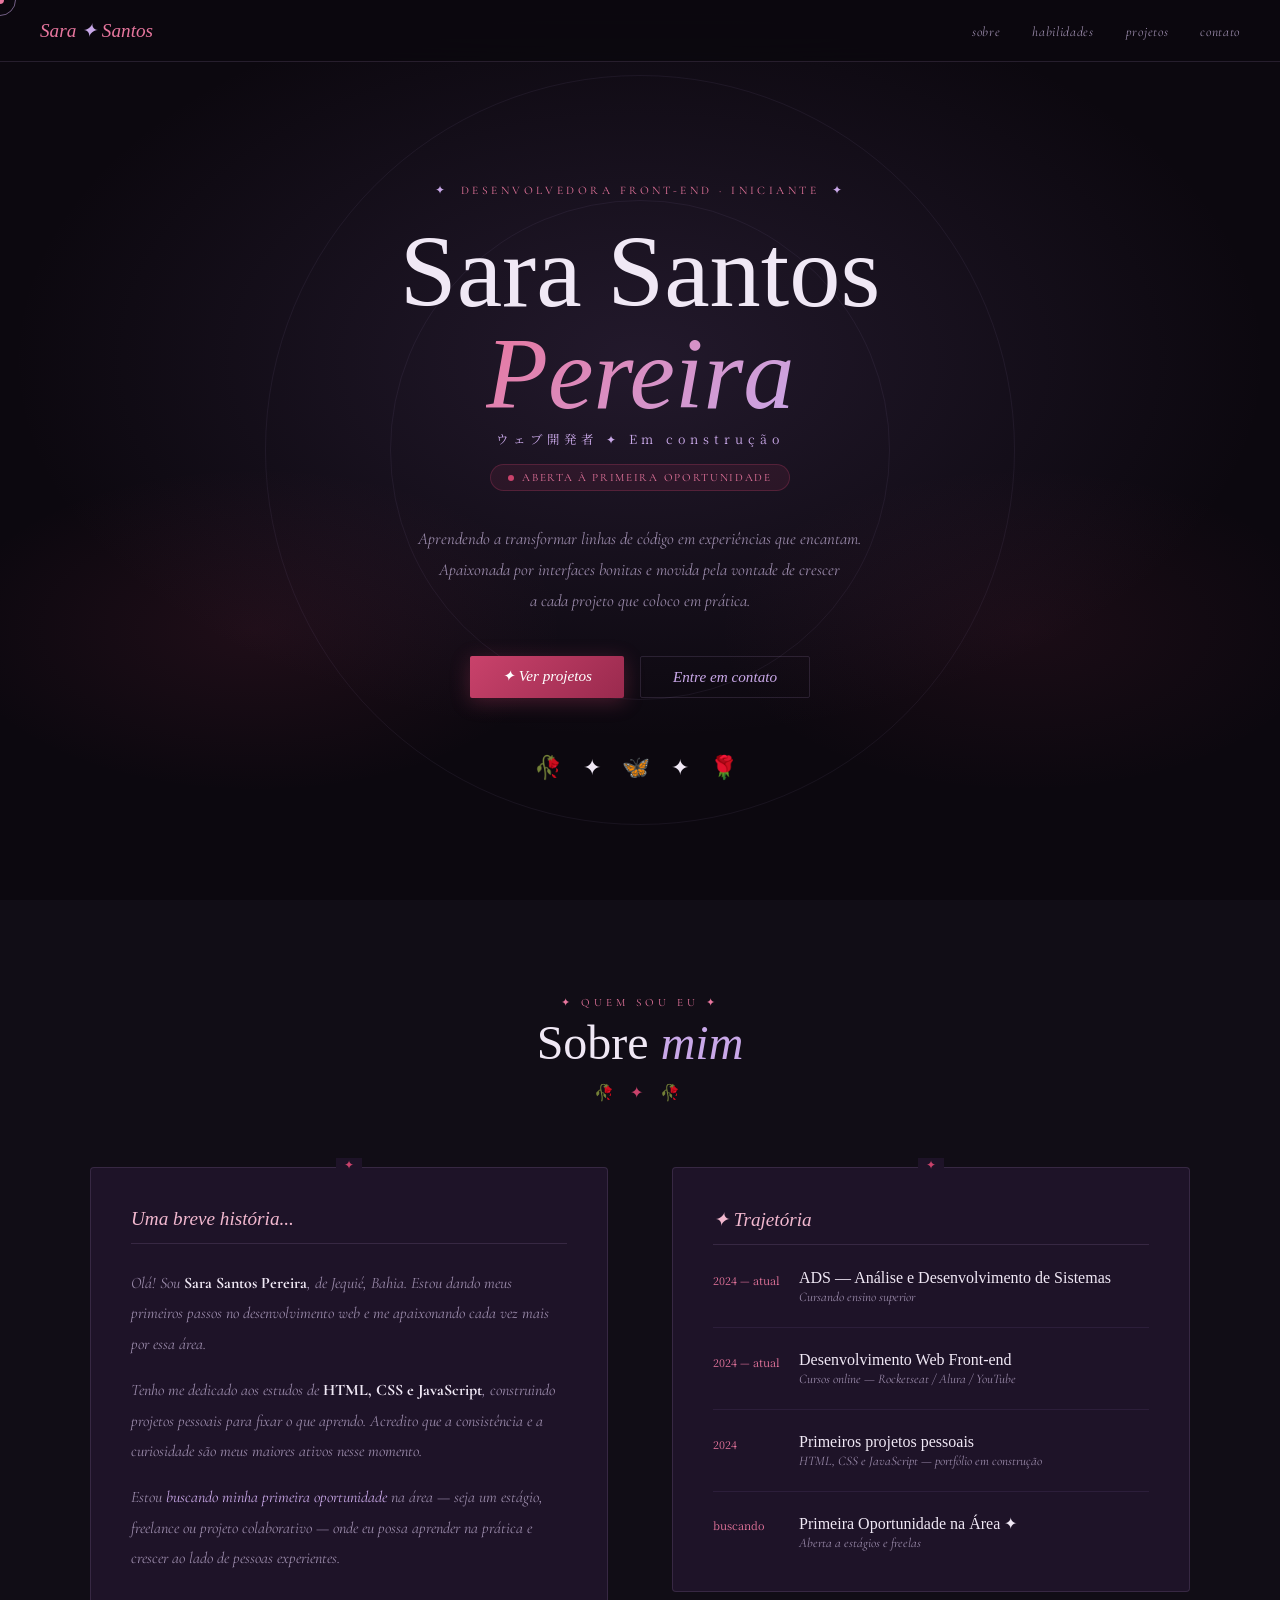
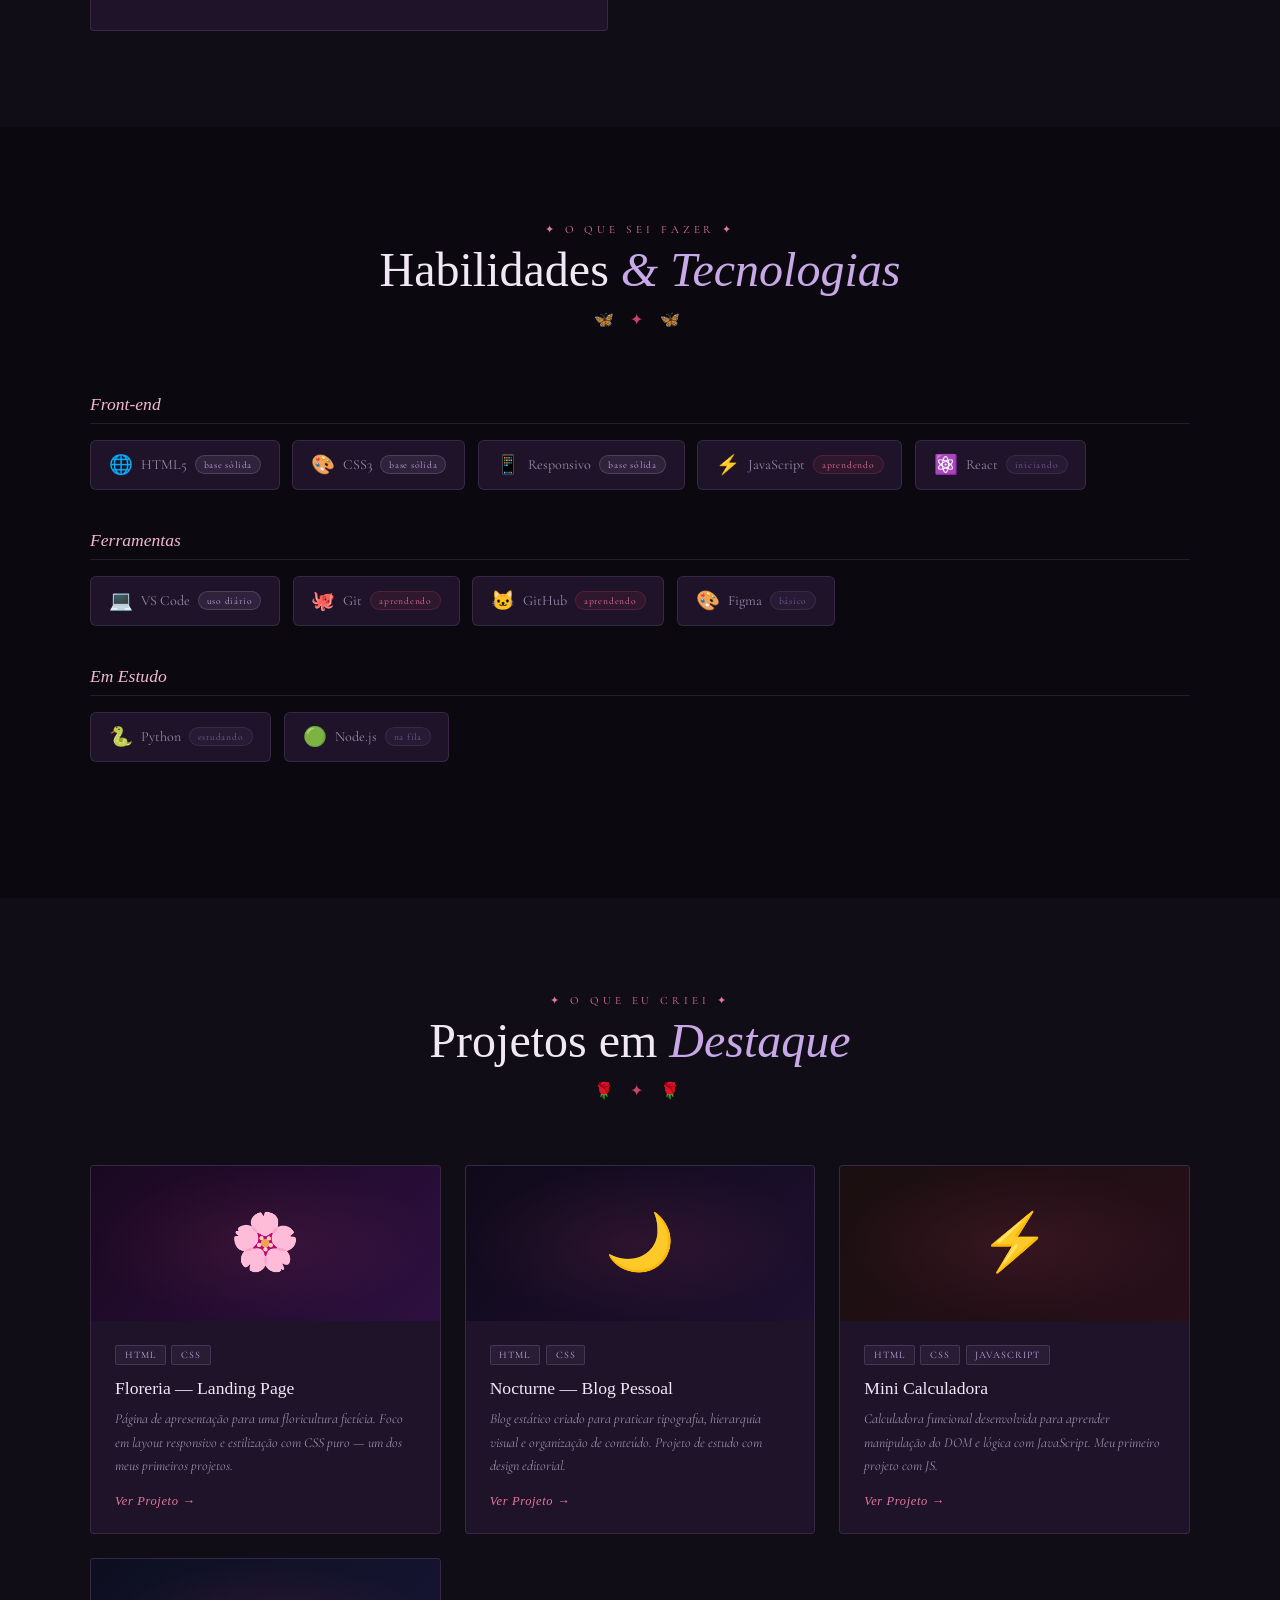
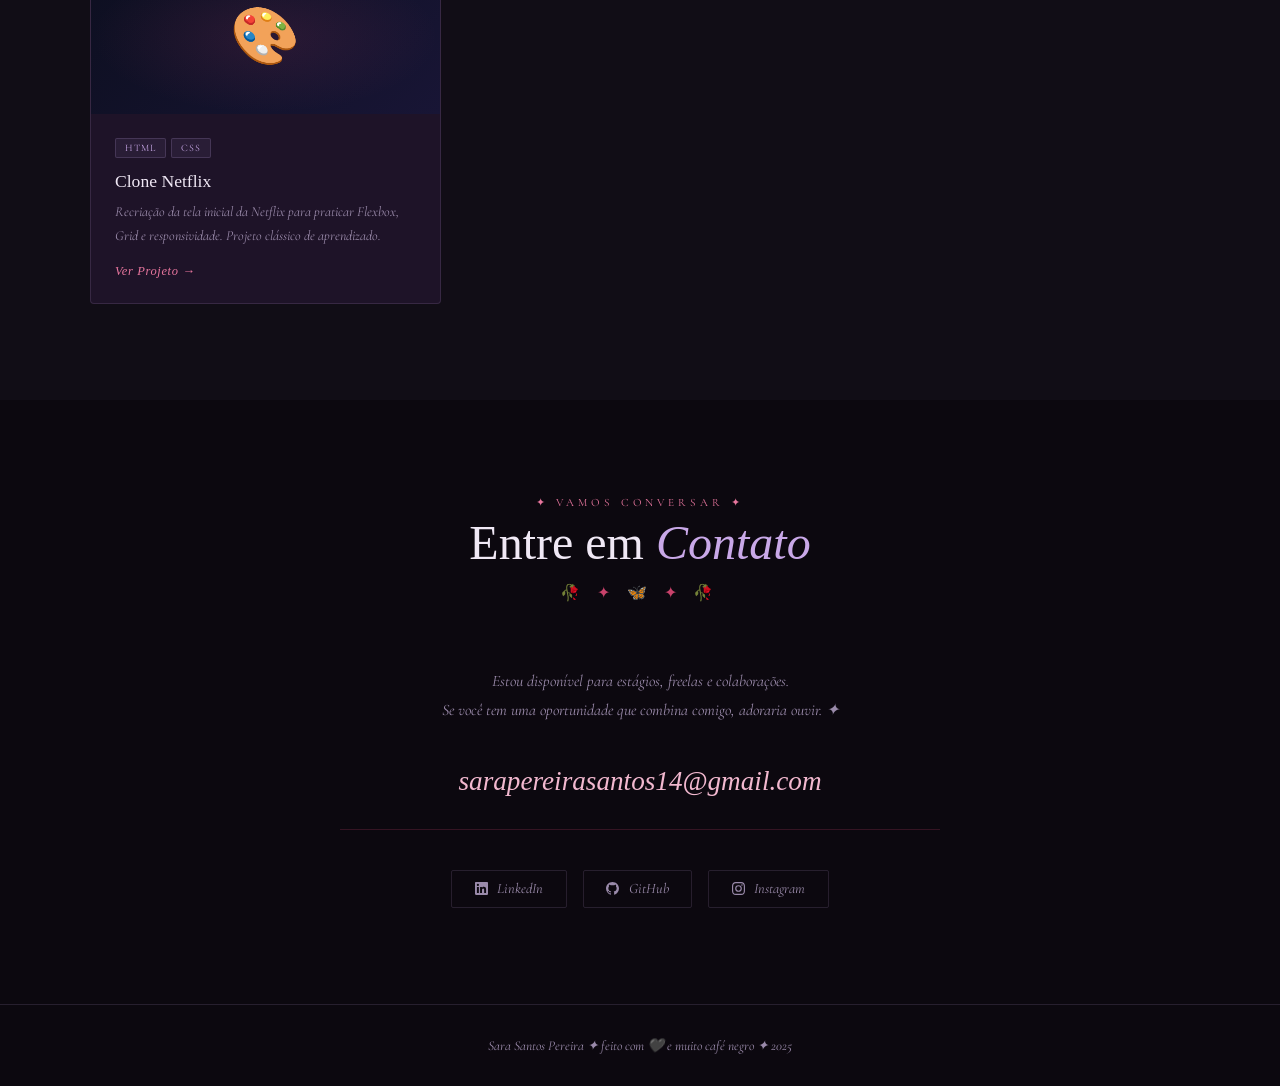
<file: index (1).html>
<!DOCTYPE html>
<html lang="pt-BR">
<head>
  <meta charset="UTF-8"/>
  <meta name="viewport" content="width=device-width, initial-scale=1.0"/>
  <title>Sara Santos Pereira ✦ Dev</title>
  <link rel="preconnect" href="https://fonts.googleapis.com">
  <link href="https://fonts.googleapis.com/css2?family=Cormorant+Garamond:ital,wght@0,300;0,500;0,600;1,300;1,500&family=IM+Fell+English:ital@0;1&family=Noto+Serif+JP:wght@300;400&display=swap" rel="stylesheet">
  <style>
    :root {
      --bg:     #0c080f;
      --bg2:    #110d16;
      --card:   #1e1328;
      --card2:  #251838;
      --rose:   #c9426b;
      --rose-l: #e8769e;
      --blush:  #f2b8cf;
      --lilac:  #c9a8e8;
      --lilac-d:#7c5c9e;
      --text:   #f0e8f5;
      --muted:  #9a8aaa;
      --border: rgba(201,168,232,0.14);
      --br2:    rgba(201,66,107,0.22);
    }

    *,*::before,*::after{box-sizing:border-box;margin:0;padding:0}
    html{scroll-behavior:smooth}
    body{background:var(--bg);color:var(--text);font-family:'Cormorant Garamond',serif;overflow-x:hidden;cursor:none}

    /* ── CURSOR ── */
    #cur{width:8px;height:8px;background:var(--rose-l);border-radius:50%;position:fixed;z-index:9999;pointer-events:none;transform:translate(-50%,-50%)}
    #ring{width:32px;height:32px;border:1px solid var(--lilac);border-radius:50%;position:fixed;z-index:9998;pointer-events:none;transform:translate(-50%,-50%);transition:all .35s cubic-bezier(.23,1,.32,1);opacity:.55}

    /* ── PETALS ── */
    .petal{position:fixed;pointer-events:none;z-index:0;opacity:0;animation:fall linear infinite}
    @keyframes fall{0%{transform:translateY(-20px) rotate(0deg);opacity:0}10%{opacity:.55}90%{opacity:.3}100%{transform:translateY(105vh) rotate(540deg);opacity:0}}

    /* ── NAV ── */
    nav{position:fixed;top:0;left:0;right:0;z-index:100;display:flex;justify-content:space-between;align-items:center;padding:1.2rem 2.5rem;background:rgba(12,8,15,.9);backdrop-filter:blur(18px);border-bottom:1px solid var(--border)}
    .nav-logo{font-family:'IM Fell English',serif;font-style:italic;font-size:1.2rem;color:var(--rose-l)}
    .nav-logo span{color:var(--lilac)}
    .nav-links{display:flex;gap:2rem;list-style:none}
    .nav-links a{color:var(--muted);text-decoration:none;font-size:.85rem;font-style:italic;letter-spacing:.05em;transition:color .2s}
    .nav-links a:hover{color:var(--blush)}

    /* ── HERO ── */
    .hero{min-height:100vh;display:flex;align-items:center;justify-content:center;padding:8rem 2rem 4rem;position:relative;overflow:hidden;text-align:center}
    .hero-bg{position:absolute;inset:0;background:radial-gradient(ellipse 70% 60% at 50% 40%,rgba(124,92,158,.2) 0%,transparent 70%),radial-gradient(ellipse 40% 30% at 20% 70%,rgba(201,66,107,.1) 0%,transparent 60%),radial-gradient(ellipse 40% 30% at 80% 70%,rgba(201,66,107,.08) 0%,transparent 60%)}
    .hero-ring{position:absolute;border-radius:50%;border:1px solid rgba(201,168,232,.07);pointer-events:none}
    .hero-content{position:relative;z-index:2}

    .hero-eyebrow{font-size:.72rem;letter-spacing:.3em;text-transform:uppercase;color:var(--rose-l);margin-bottom:1.5rem;display:flex;align-items:center;justify-content:center;gap:.8rem;opacity:0;animation:fadeUp .6s ease .3s forwards}
    .hero h1{font-family:'IM Fell English',serif;font-weight:400;font-size:clamp(3rem,8vw,6.5rem);line-height:1;margin-bottom:.3rem;opacity:0;animation:fadeUp .7s ease .5s forwards}
    .hero h1 .gn{font-style:italic;background:linear-gradient(135deg,var(--rose-l),var(--lilac));-webkit-background-clip:text;-webkit-text-fill-color:transparent;background-clip:text}
    .hero-jp{font-family:'Noto Serif JP',serif;font-size:.78rem;letter-spacing:.4em;color:var(--lilac);margin-bottom:1rem;opacity:0;animation:fadeUp .7s ease .65s forwards}

    .hero-badge{display:inline-flex;align-items:center;gap:.5rem;background:rgba(201,66,107,.1);border:1px solid rgba(201,66,107,.25);border-radius:999px;padding:.35rem 1.1rem;font-size:.7rem;letter-spacing:.15em;text-transform:uppercase;color:var(--rose-l);margin-bottom:2rem;opacity:0;animation:fadeUp .6s ease .75s forwards}
    .hero-badge::before{content:'';width:6px;height:6px;background:var(--rose);border-radius:50%;animation:blink 2s infinite}
    @keyframes blink{0%,100%{opacity:1}50%{opacity:.2}}

    .hero-bio{font-size:1.05rem;font-style:italic;color:var(--muted);max-width:520px;margin:0 auto 2.5rem;line-height:1.85;opacity:0;animation:fadeUp .7s ease .85s forwards}

    .hero-actions{display:flex;gap:1rem;justify-content:center;flex-wrap:wrap;opacity:0;animation:fadeUp .7s ease 1s forwards}
    .btn-rose{background:linear-gradient(135deg,var(--rose),#9a2a4e);color:#fff;font-family:'IM Fell English',serif;font-style:italic;font-size:.95rem;padding:.7rem 2rem;border:none;border-radius:2px;text-decoration:none;transition:all .25s;box-shadow:0 4px 20px rgba(201,66,107,.3);display:inline-block}
    .btn-rose:hover{transform:translateY(-2px);box-shadow:0 8px 30px rgba(201,66,107,.45)}
    .btn-ghost{border:1px solid var(--border);color:var(--lilac);font-family:'IM Fell English',serif;font-style:italic;font-size:.95rem;padding:.7rem 2rem;border-radius:2px;text-decoration:none;transition:all .25s;display:inline-block}
    .btn-ghost:hover{border-color:var(--lilac);color:var(--blush)}

    .hero-ornament{margin-top:3.5rem;font-size:1.4rem;letter-spacing:.5rem;opacity:0;animation:fadeUp .7s ease 1.2s forwards}

    @keyframes fadeUp{from{opacity:0;transform:translateY(20px)}to{opacity:1;transform:translateY(0)}}

    /* ── SECTIONS ── */
    section{padding:6rem 2rem;position:relative}
    .bg-alt{background:var(--bg2)}
    .sec-inner{max-width:1100px;margin:0 auto}
    .sec-header{text-align:center;margin-bottom:4rem}
    .sec-pre{font-size:.7rem;letter-spacing:.35em;text-transform:uppercase;color:var(--rose-l);margin-bottom:.4rem}
    .sec-title{font-family:'IM Fell English',serif;font-size:clamp(2rem,4vw,3rem);font-weight:400}
    .sec-title em{font-style:italic;color:var(--lilac)}
    .sec-orn{margin-top:.8rem;font-size:1rem;letter-spacing:.4rem;color:var(--rose)}

    /* ── ABOUT ── */
    .about-grid{display:grid;grid-template-columns:1fr 1fr;gap:4rem;align-items:start}
    .about-card{background:var(--card);border:1px solid var(--border);border-radius:4px;padding:2.5rem;position:relative}
    .about-card::before{content:'✦';position:absolute;top:-.65rem;left:50%;transform:translateX(-50%);background:var(--card);padding:0 .5rem;color:var(--rose);font-size:.75rem}
    .about-card-title{font-family:'IM Fell English',serif;font-style:italic;font-size:1.2rem;color:var(--blush);margin-bottom:1.5rem;border-bottom:1px solid var(--border);padding-bottom:.8rem}
    .about-text p{font-size:1rem;font-style:italic;color:var(--muted);line-height:1.9;margin-bottom:1rem}
    .about-text p strong{color:var(--text);font-style:normal}
    .about-text p em{color:var(--lilac)}
    .exp-item{display:flex;gap:1rem;margin-bottom:1.4rem;padding-bottom:1.4rem;border-bottom:1px solid rgba(124,92,158,.15)}
    .exp-item:last-child{border-bottom:none;margin:0;padding:0}
    .exp-year{font-family:'Noto Serif JP',serif;font-size:.68rem;color:var(--rose-l);white-space:nowrap;padding-top:3px;min-width:70px}
    .exp-role{font-family:'IM Fell English',serif;font-size:1rem;color:var(--text)}
    .exp-place{font-size:.82rem;color:var(--muted);font-style:italic;margin-top:2px}

    /* ── SKILLS ── */
    .skills-block{margin-bottom:2.5rem}
    .skills-col-title{font-family:'IM Fell English',serif;font-style:italic;font-size:1.1rem;color:var(--blush);margin-bottom:1rem;padding-bottom:.5rem;border-bottom:1px solid var(--border)}
    .skills-pills{display:flex;flex-wrap:wrap;gap:.8rem}
    .skill-pill{display:flex;align-items:center;gap:.5rem;background:var(--card);border:1px solid var(--border);border-radius:6px;padding:.75rem 1.1rem;transition:all .25s;cursor:default}
    .skill-pill:hover{border-color:var(--br2);transform:translateY(-3px)}
    .sk-name{font-size:.88rem;color:var(--muted)}
    .sk-icon{font-size:1.2rem}
    .sk-badge{font-size:.6rem;letter-spacing:.08em;padding:.15rem .5rem;border-radius:999px}
    .sk-solid{background:rgba(201,168,232,.1);border:1px solid rgba(201,168,232,.2);color:var(--lilac)}
    .sk-learning{background:rgba(201,66,107,.1);border:1px solid rgba(201,66,107,.22);color:var(--rose-l)}
    .sk-soon{background:rgba(124,92,158,.1);border:1px solid rgba(124,92,158,.22);color:var(--lilac-d)}

    /* ── PROJECTS ── */
    .projects-grid{display:grid;grid-template-columns:repeat(auto-fill,minmax(300px,1fr));gap:1.5rem}
    .proj-card{background:var(--card);border:1px solid var(--border);border-radius:4px;overflow:hidden;transition:all .3s;display:flex;flex-direction:column}
    .proj-card:hover{border-color:var(--br2);transform:translateY(-5px);box-shadow:0 20px 50px rgba(0,0,0,.5)}
    .proj-thumb{height:155px;display:flex;align-items:center;justify-content:center;font-size:3.5rem;position:relative;overflow:hidden}
    .proj-thumb::before{content:'';position:absolute;inset:0;background:radial-gradient(ellipse at center,rgba(201,66,107,.13) 0%,transparent 70%)}
    .pt1{background:linear-gradient(135deg,#1a0820,#2d1040)}
    .pt2{background:linear-gradient(135deg,#0f0a1a,#1e1030)}
    .pt3{background:linear-gradient(135deg,#1a0f10,#280f1a)}
    .pt4{background:linear-gradient(135deg,#0d0f20,#181535)}
    .pt-icon{position:relative;z-index:1}
    .proj-body{padding:1.5rem;flex:1;display:flex;flex-direction:column}
    .proj-tags{display:flex;flex-wrap:wrap;gap:.35rem;margin-bottom:.8rem}
    .tag{font-size:.62rem;letter-spacing:.1em;text-transform:uppercase;padding:.2rem .55rem;background:rgba(201,168,232,.07);border:1px solid rgba(201,168,232,.18);border-radius:2px;color:var(--lilac)}
    .proj-title{font-family:'IM Fell English',serif;font-size:1.1rem;margin-bottom:.5rem}
    .proj-desc{font-size:.87rem;font-style:italic;color:var(--muted);line-height:1.7;flex:1}
    .proj-link{display:inline-flex;align-items:center;gap:.4rem;margin-top:1rem;font-size:.78rem;color:var(--rose-l);text-decoration:none;letter-spacing:.05em;transition:gap .2s;font-family:'IM Fell English',serif;font-style:italic}
    .proj-link:hover{gap:.7rem}

    /* ── CONTACT ── */
    .contact-inner{text-align:center;max-width:600px;margin:0 auto}
    .contact-desc{font-size:1rem;font-style:italic;color:var(--muted);line-height:1.85;margin-bottom:2.5rem}
    .contact-email{font-family:'IM Fell English',serif;font-style:italic;font-size:clamp(1.1rem,2.5vw,1.7rem);color:var(--blush);text-decoration:none;display:block;margin-bottom:2.5rem;padding-bottom:2rem;border-bottom:1px solid var(--br2);transition:color .2s}
    .contact-email:hover{color:var(--rose-l)}
    .social-links{display:flex;gap:1rem;justify-content:center;flex-wrap:wrap}
    .social-link{display:flex;align-items:center;gap:.6rem;padding:.6rem 1.4rem;border:1px solid var(--border);border-radius:2px;text-decoration:none;color:var(--muted);font-style:italic;font-size:.9rem;transition:all .2s}
    .social-link:hover{border-color:var(--rose);color:var(--blush)}

    /* ── FOOTER ── */
    footer{padding:2rem;text-align:center;border-top:1px solid var(--border);font-style:italic;font-size:.85rem;color:var(--muted)}

    /* ── REVEAL ── */
    .reveal{opacity:0;transform:translateY(24px);transition:opacity .8s ease,transform .8s ease}
    .reveal.on{opacity:1;transform:none}
    .d1{transition-delay:.1s}.d2{transition-delay:.2s}.d3{transition-delay:.3s}

    /* ── RESPONSIVE ── */
    @media(max-width:768px){
      .nav-links{display:none}
      nav{padding:1rem 1.5rem}
      .about-grid{grid-template-columns:1fr;gap:2rem}
      .projects-grid{grid-template-columns:1fr}
      .hero h1{font-size:3.2rem}
      section{padding:4rem 1.5rem}
    }
  </style>
</head>
<body>

<div id="cur"></div>
<div id="ring"></div>
<div id="petals"></div>

<!-- NAV -->
<nav>
  <div class="nav-logo">Sara <span>✦</span> Santos</div>
  <ul class="nav-links">
    <li><a href="#sobre">sobre</a></li>
    <li><a href="#habilidades">habilidades</a></li>
    <li><a href="#projetos">projetos</a></li>
    <li><a href="#contato">contato</a></li>
  </ul>
</nav>

<!-- HERO -->
<div class="hero">
  <div class="hero-bg"></div>
  <div class="hero-ring" style="width:500px;height:500px;top:50%;left:50%;transform:translate(-50%,-50%)"></div>
  <div class="hero-ring" style="width:750px;height:750px;top:50%;left:50%;transform:translate(-50%,-50%)"></div>
  <div class="hero-content">
    <div class="hero-eyebrow"><span style="color:var(--lilac)">✦</span> Desenvolvedora Front-end · Iniciante <span style="color:var(--lilac)">✦</span></div>
    <h1>Sara Santos<br><span class="gn">Pereira</span></h1>
    <div class="hero-jp">ウェブ開発者 ✦ Em construção</div>
    <div class="hero-badge">Aberta à primeira oportunidade</div>
    <p class="hero-bio">
      Aprendendo a transformar linhas de código em experiências que encantam.<br>
      Apaixonada por interfaces bonitas e movida pela vontade de crescer<br>
      a cada projeto que coloco em prática.
    </p>
    <div class="hero-actions">
      <a href="#projetos" class="btn-rose">✦ Ver projetos</a>
      <a href="#contato" class="btn-ghost">Entre em contato</a>
    </div>
    <div class="hero-ornament">🥀 ✦ 🦋 ✦ 🌹</div>
  </div>
</div>

<!-- SOBRE -->
<section id="sobre" class="bg-alt">
  <div class="sec-inner">
    <div class="sec-header reveal">
      <div class="sec-pre">✦ quem sou eu ✦</div>
      <h2 class="sec-title">Sobre <em>mim</em></h2>
      <div class="sec-orn">🥀 ✦ 🥀</div>
    </div>
    <div class="about-grid">
      <div class="about-text reveal">
        <div class="about-card">
          <div class="about-card-title">Uma breve história...</div>
          <p>Olá! Sou <strong>Sara Santos Pereira</strong>, de Jequié, Bahia. Estou dando meus primeiros passos no desenvolvimento web e me apaixonando cada vez mais por essa área.</p>
          <p>Tenho me dedicado aos estudos de <strong>HTML, CSS e JavaScript</strong>, construindo projetos pessoais para fixar o que aprendo. Acredito que a consistência e a curiosidade são meus maiores ativos nesse momento.</p>
          <p>Estou <em>buscando minha primeira oportunidade</em> na área — seja um estágio, freelance ou projeto colaborativo — onde eu possa aprender na prática e crescer ao lado de pessoas experientes.</p>
        </div>
      </div>
      <div class="about-card reveal d2">
        <div class="about-card-title">✦ Trajetória</div>
        <div class="exp-item">
          <div class="exp-year">2024 — atual</div>
          <div>
            <div class="exp-role">ADS — Análise e Desenvolvimento de Sistemas</div>
            <div class="exp-place">Cursando ensino superior</div>
          </div>
        </div>
        <div class="exp-item">
          <div class="exp-year">2024 — atual</div>
          <div>
            <div class="exp-role">Desenvolvimento Web Front-end</div>
            <div class="exp-place">Cursos online — Rocketseat / Alura / YouTube</div>
          </div>
        </div>
        <div class="exp-item">
          <div class="exp-year">2024</div>
          <div>
            <div class="exp-role">Primeiros projetos pessoais</div>
            <div class="exp-place">HTML, CSS e JavaScript — portfólio em construção</div>
          </div>
        </div>
        <div class="exp-item">
          <div class="exp-year">buscando</div>
          <div>
            <div class="exp-role">Primeira Oportunidade na Área ✦</div>
            <div class="exp-place">Aberta a estágios e freelas</div>
          </div>
        </div>
      </div>
    </div>
  </div>
</section>

<!-- HABILIDADES -->
<section id="habilidades">
  <div class="sec-inner">
    <div class="sec-header reveal">
      <div class="sec-pre">✦ o que sei fazer ✦</div>
      <h2 class="sec-title">Habilidades <em>& Tecnologias</em></h2>
      <div class="sec-orn">🦋 ✦ 🦋</div>
    </div>

    <div class="skills-block reveal">
      <div class="skills-col-title">Front-end</div>
      <div class="skills-pills">
        <div class="skill-pill"><span class="sk-icon">🌐</span><span class="sk-name">HTML5</span><span class="sk-badge sk-solid">base sólida</span></div>
        <div class="skill-pill"><span class="sk-icon">🎨</span><span class="sk-name">CSS3</span><span class="sk-badge sk-solid">base sólida</span></div>
        <div class="skill-pill"><span class="sk-icon">📱</span><span class="sk-name">Responsivo</span><span class="sk-badge sk-solid">base sólida</span></div>
        <div class="skill-pill"><span class="sk-icon">⚡</span><span class="sk-name">JavaScript</span><span class="sk-badge sk-learning">aprendendo</span></div>
        <div class="skill-pill"><span class="sk-icon">⚛️</span><span class="sk-name">React</span><span class="sk-badge sk-soon">iniciando</span></div>
      </div>
    </div>

    <div class="skills-block reveal">
      <div class="skills-col-title">Ferramentas</div>
      <div class="skills-pills">
        <div class="skill-pill"><span class="sk-icon">💻</span><span class="sk-name">VS Code</span><span class="sk-badge sk-solid">uso diário</span></div>
        <div class="skill-pill"><span class="sk-icon">🐙</span><span class="sk-name">Git</span><span class="sk-badge sk-learning">aprendendo</span></div>
        <div class="skill-pill"><span class="sk-icon">🐱</span><span class="sk-name">GitHub</span><span class="sk-badge sk-learning">aprendendo</span></div>
        <div class="skill-pill"><span class="sk-icon">🎨</span><span class="sk-name">Figma</span><span class="sk-badge sk-soon">básico</span></div>
      </div>
    </div>

    <div class="skills-block reveal">
      <div class="skills-col-title">Em Estudo</div>
      <div class="skills-pills">
        <div class="skill-pill"><span class="sk-icon">🐍</span><span class="sk-name">Python</span><span class="sk-badge sk-soon">estudando</span></div>
        <div class="skill-pill"><span class="sk-icon">🟢</span><span class="sk-name">Node.js</span><span class="sk-badge sk-soon">na fila</span></div>
      </div>
    </div>
  </div>
</section>

<!-- PROJETOS -->
<section id="projetos" class="bg-alt">
  <div class="sec-inner">
    <div class="sec-header reveal">
      <div class="sec-pre">✦ o que eu criei ✦</div>
      <h2 class="sec-title">Projetos em <em>Destaque</em></h2>
      <div class="sec-orn">🌹 ✦ 🌹</div>
    </div>
    <div class="projects-grid">

      <div class="proj-card reveal">
        <div class="proj-thumb pt1"><span class="pt-icon">🌸</span></div>
        <div class="proj-body">
          <div class="proj-tags"><span class="tag">HTML</span><span class="tag">CSS</span></div>
          <div class="proj-title">Floreria — Landing Page</div>
          <p class="proj-desc">Página de apresentação para uma floricultura fictícia. Foco em layout responsivo e estilização com CSS puro — um dos meus primeiros projetos.</p>
          <a href="#" class="proj-link">Ver Projeto →</a>
        </div>
      </div>

      <div class="proj-card reveal d1">
        <div class="proj-thumb pt2"><span class="pt-icon">🌙</span></div>
        <div class="proj-body">
          <div class="proj-tags"><span class="tag">HTML</span><span class="tag">CSS</span></div>
          <div class="proj-title">Nocturne — Blog Pessoal</div>
          <p class="proj-desc">Blog estático criado para praticar tipografia, hierarquia visual e organização de conteúdo. Projeto de estudo com design editorial.</p>
          <a href="#" class="proj-link">Ver Projeto →</a>
        </div>
      </div>

      <div class="proj-card reveal d2">
        <div class="proj-thumb pt3"><span class="pt-icon">⚡</span></div>
        <div class="proj-body">
          <div class="proj-tags"><span class="tag">HTML</span><span class="tag">CSS</span><span class="tag">JavaScript</span></div>
          <div class="proj-title">Mini Calculadora</div>
          <p class="proj-desc">Calculadora funcional desenvolvida para aprender manipulação do DOM e lógica com JavaScript. Meu primeiro projeto com JS.</p>
          <a href="#" class="proj-link">Ver Projeto →</a>
        </div>
      </div>

      <div class="proj-card reveal">
        <div class="proj-thumb pt4"><span class="pt-icon">🎨</span></div>
        <div class="proj-body">
          <div class="proj-tags"><span class="tag">HTML</span><span class="tag">CSS</span></div>
          <div class="proj-title">Clone Netflix</div>
          <p class="proj-desc">Recriação da tela inicial da Netflix para praticar Flexbox, Grid e responsividade. Projeto clássico de aprendizado.</p>
          <a href="#" class="proj-link">Ver Projeto →</a>
        </div>
      </div>

    </div>
  </div>
</section>

<!-- CONTATO -->
<section id="contato">
  <div class="sec-inner">
    <div class="contact-inner">
      <div class="sec-header reveal">
        <div class="sec-pre">✦ vamos conversar ✦</div>
        <h2 class="sec-title">Entre em <em>Contato</em></h2>
        <div class="sec-orn">🥀 ✦ 🦋 ✦ 🥀</div>
      </div>
      <p class="contact-desc reveal">
        Estou disponível para estágios, freelas e colaborações.<br>
        Se você tem uma oportunidade que combina comigo, adoraria ouvir. ✦
      </p>
      <a href="mailto:sarapereirasantos14@gmail.com" class="contact-email reveal">
        sarapereirasantos14@gmail.com
      </a>
      <div class="social-links reveal">
        <a href="https://linkedin.com/in/sara-santos-pereira" class="social-link" target="_blank">
          <svg width="13" height="13" fill="currentColor" viewBox="0 0 24 24"><path d="M20.447 20.452h-3.554v-5.569c0-1.328-.027-3.037-1.852-3.037-1.853 0-2.136 1.445-2.136 2.939v5.667H9.351V9h3.414v1.561h.046c.477-.9 1.637-1.85 3.37-1.85 3.601 0 4.267 2.37 4.267 5.455v6.286zM5.337 7.433a2.062 2.062 0 01-2.063-2.065 2.064 2.064 0 112.063 2.065zm1.782 13.019H3.555V9h3.564v11.452zM22.225 0H1.771C.792 0 0 .774 0 1.729v20.542C0 23.227.792 24 1.771 24h20.451C23.2 24 24 23.227 24 22.271V1.729C24 .774 23.2 0 22.222 0h.003z"/></svg>
          LinkedIn
        </a>
        <a href="https://github.com/sarasantospereira" class="social-link" target="_blank">
          <svg width="13" height="13" fill="currentColor" viewBox="0 0 24 24"><path d="M12 0C5.374 0 0 5.373 0 12c0 5.302 3.438 9.8 8.207 11.387.599.111.793-.261.793-.577v-2.234c-3.338.726-4.033-1.416-4.033-1.416-.546-1.387-1.333-1.756-1.333-1.756-1.089-.745.083-.729.083-.729 1.205.084 1.839 1.237 1.839 1.237 1.07 1.834 2.807 1.304 3.492.997.107-.775.418-1.305.762-1.604-2.665-.305-5.467-1.334-5.467-5.931 0-1.311.469-2.381 1.236-3.221-.124-.303-.535-1.524.117-3.176 0 0 1.008-.322 3.301 1.23A11.509 11.509 0 0112 5.803c1.02.005 2.047.138 3.006.404 2.291-1.552 3.297-1.23 3.297-1.23.653 1.653.242 2.874.118 3.176.77.84 1.235 1.911 1.235 3.221 0 4.609-2.807 5.624-5.479 5.921.43.372.823 1.102.823 2.222v3.293c0 .319.192.694.801.576C20.566 21.797 24 17.3 24 12c0-6.627-5.373-12-12-12z"/></svg>
          GitHub
        </a>
        <a href="https://instagram.com/sarasantospereira" class="social-link" target="_blank">
          <svg width="13" height="13" fill="currentColor" viewBox="0 0 24 24"><path d="M12 2.163c3.204 0 3.584.012 4.85.07 3.252.148 4.771 1.691 4.919 4.919.058 1.265.069 1.645.069 4.849 0 3.205-.012 3.584-.069 4.849-.149 3.225-1.664 4.771-4.919 4.919-1.266.058-1.644.07-4.85.07-3.204 0-3.584-.012-4.849-.07-3.26-.149-4.771-1.699-4.919-4.92-.058-1.265-.07-1.644-.07-4.849 0-3.204.013-3.583.07-4.849.149-3.227 1.664-4.771 4.919-4.919 1.266-.057 1.645-.069 4.849-.069zm0-2.163c-3.259 0-3.667.014-4.947.072-4.358.2-6.78 2.618-6.98 6.98-.059 1.281-.073 1.689-.073 4.948 0 3.259.014 3.668.072 4.948.2 4.358 2.618 6.78 6.98 6.98 1.281.058 1.689.072 4.948.072 3.259 0 3.668-.014 4.948-.072 4.354-.2 6.782-2.618 6.979-6.98.059-1.28.073-1.689.073-4.948 0-3.259-.014-3.667-.072-4.947-.196-4.354-2.617-6.78-6.979-6.98-1.281-.059-1.69-.073-4.949-.073zm0 5.838a6.162 6.162 0 100 12.324 6.162 6.162 0 000-12.324zM12 16a4 4 0 110-8 4 4 0 010 8zm6.406-11.845a1.44 1.44 0 100 2.881 1.44 1.44 0 000-2.881z"/></svg>
          Instagram
        </a>
      </div>
    </div>
  </div>
</section>

<footer>
  Sara Santos Pereira ✦ feito com 🖤 e muito café negro ✦ 2025
</footer>

<script>
  const cur=document.getElementById('cur'),ring=document.getElementById('ring');
  let mx=0,my=0,rx=0,ry=0;
  document.addEventListener('mousemove',e=>{mx=e.clientX;my=e.clientY;cur.style.left=mx+'px';cur.style.top=my+'px'});
  (function a(){rx+=(mx-rx)*.1;ry+=(my-ry)*.1;ring.style.left=rx+'px';ring.style.top=ry+'px';requestAnimationFrame(a)})();
  document.querySelectorAll('a,button').forEach(el=>{
    el.addEventListener('mouseenter',()=>{ring.style.transform='translate(-50%,-50%) scale(1.8)';ring.style.borderColor='var(--rose-l)'});
    el.addEventListener('mouseleave',()=>{ring.style.transform='translate(-50%,-50%) scale(1)';ring.style.borderColor='var(--lilac)'});
  });

  const syms=['🌸','🌹','🥀','🦋','✦','🌙'];
  const pc=document.getElementById('petals');
  for(let i=0;i<20;i++){
    const el=document.createElement('div');
    el.className='petal';
    el.textContent=syms[Math.floor(Math.random()*syms.length)];
    el.style.cssText=`left:${Math.random()*100}vw;top:-30px;font-size:${.55+Math.random()*.8}rem;animation-duration:${9+Math.random()*14}s;animation-delay:${Math.random()*16}s`;
    pc.appendChild(el);
  }

  const obs=new IntersectionObserver(entries=>{entries.forEach(e=>{if(e.isIntersecting){e.target.classList.add('on');obs.unobserve(e.target)}})},{threshold:.1});
  document.querySelectorAll('.reveal').forEach(el=>obs.observe(el));
</script>
</body>
</html>
</file>
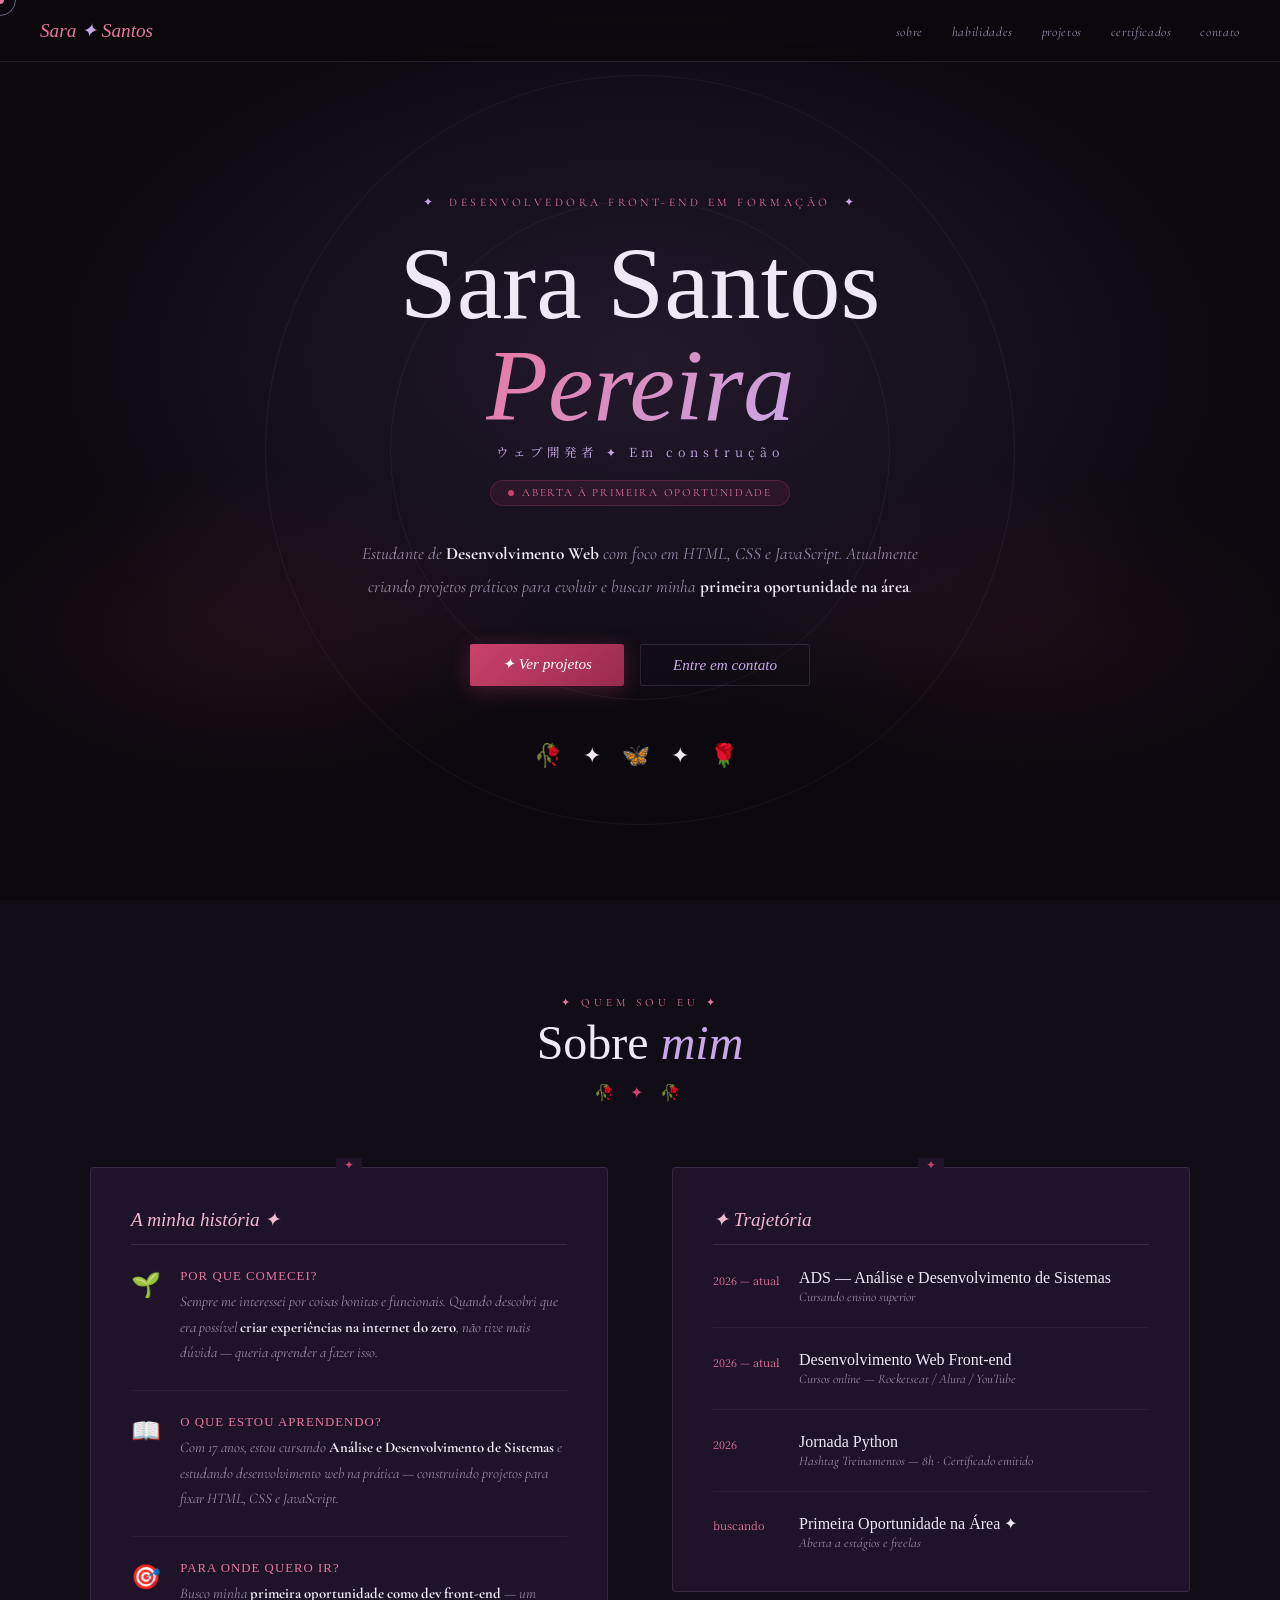
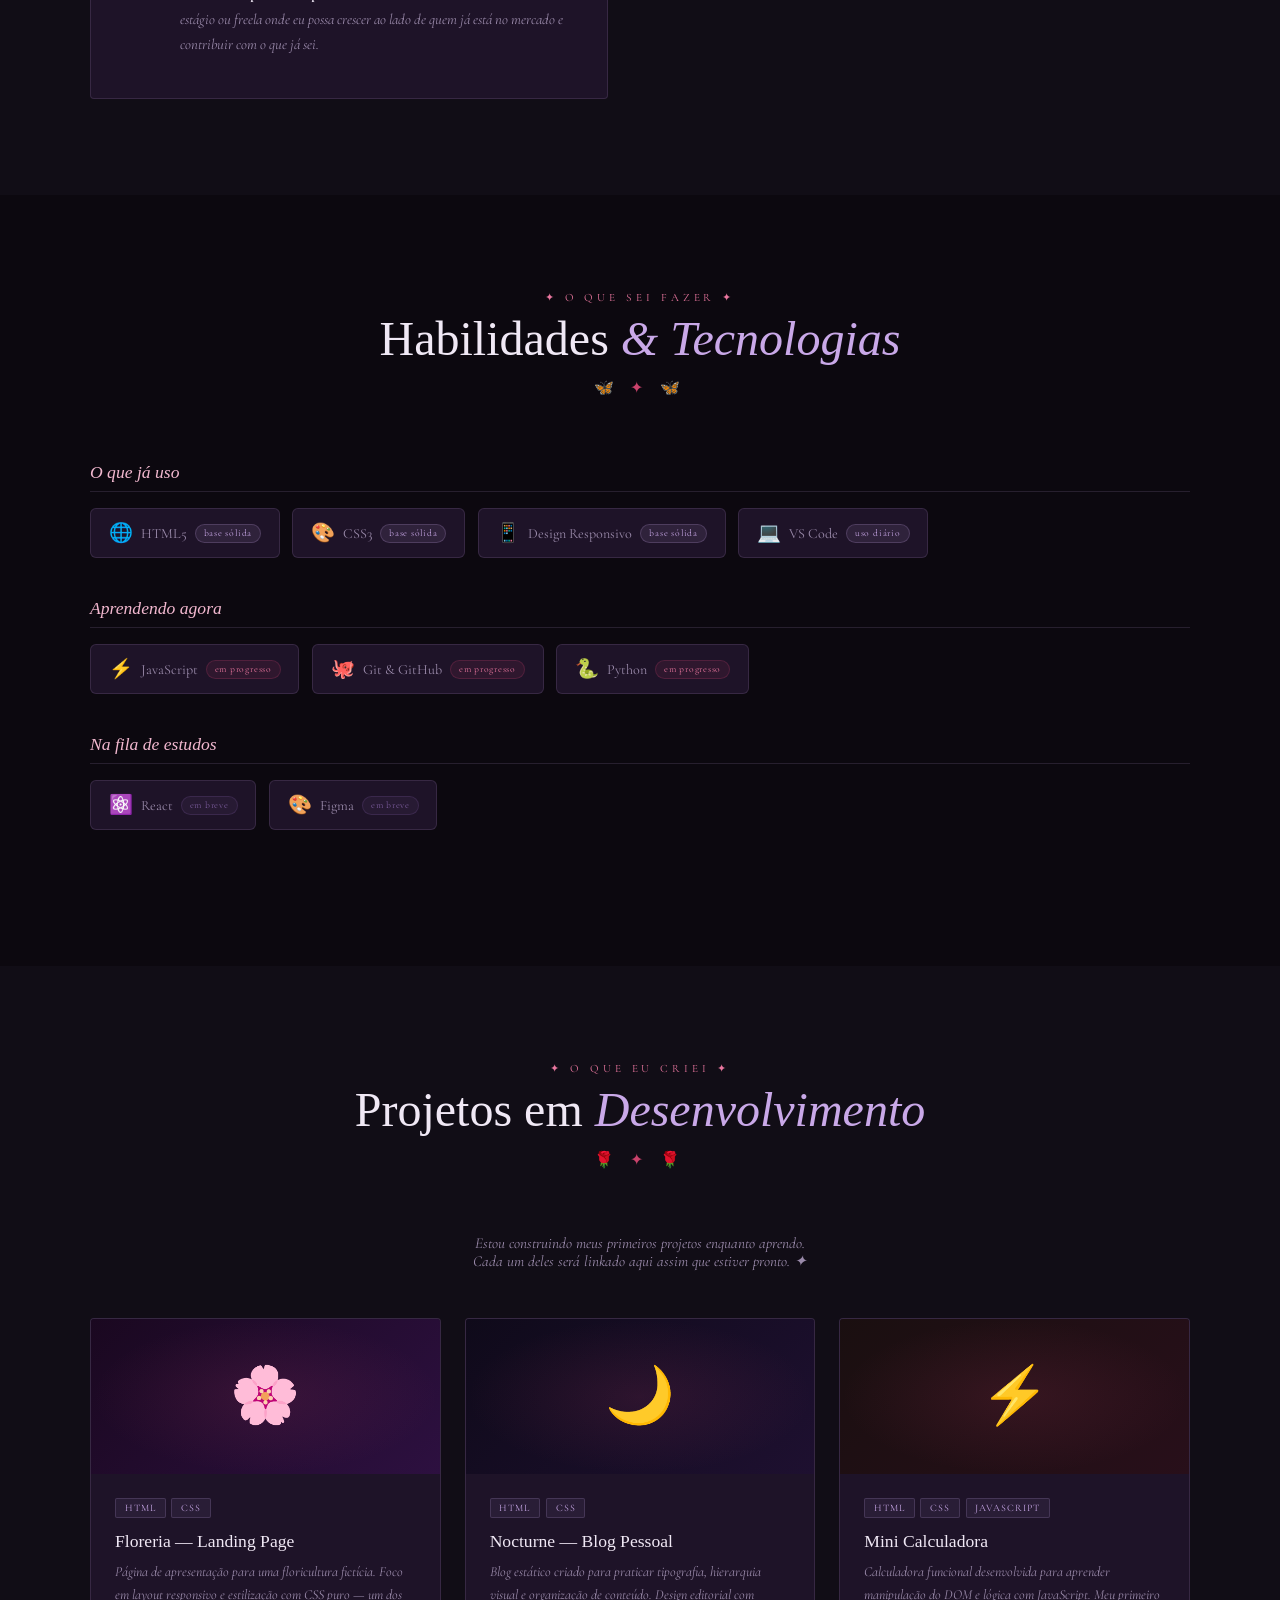
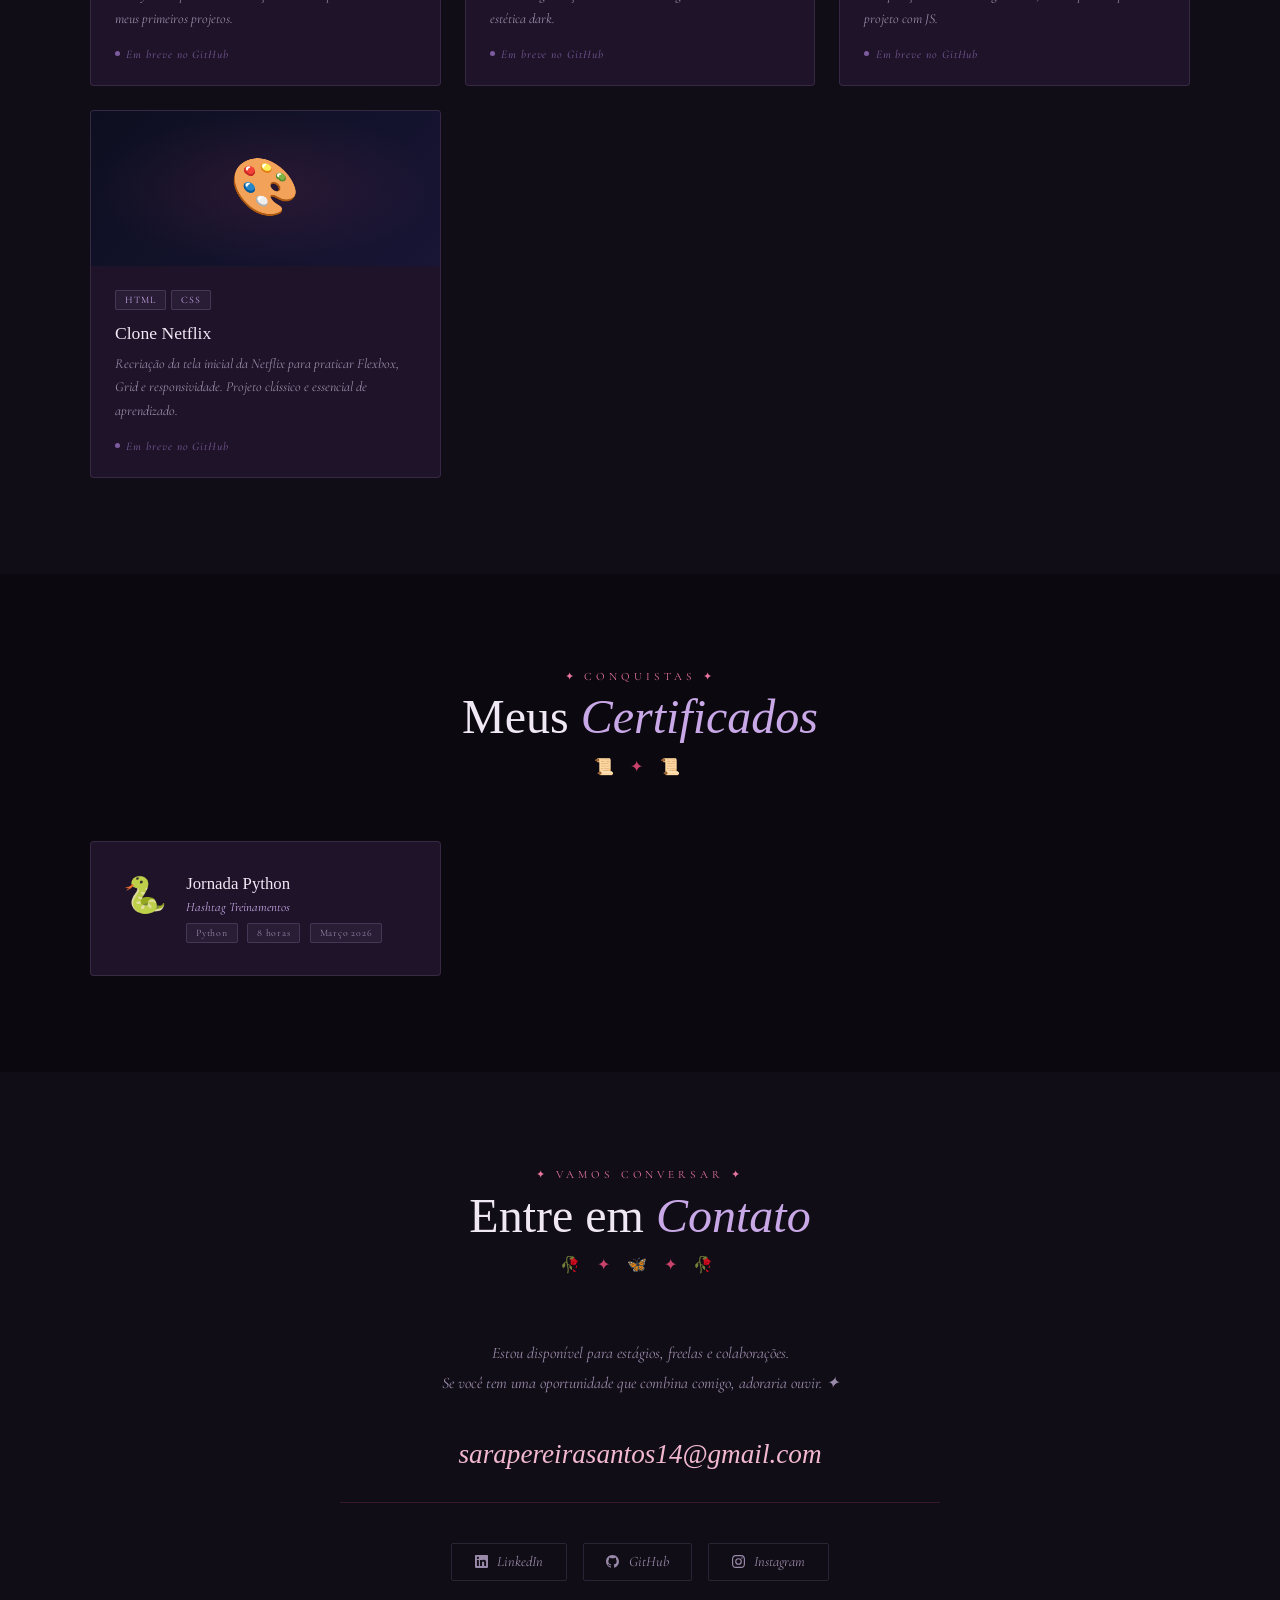
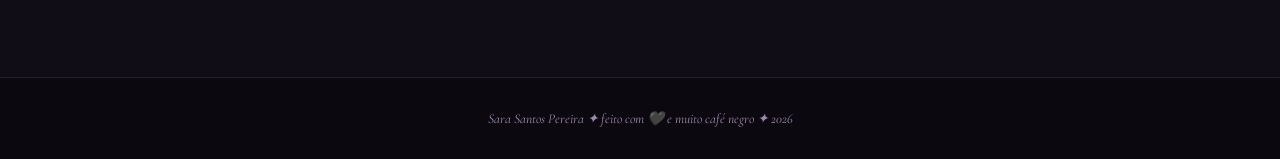
<file: index (4).html>
<!DOCTYPE html>
<html lang="pt-BR">
<head>
  <meta charset="UTF-8"/>
  <meta name="viewport" content="width=device-width, initial-scale=1.0"/>
  <title>Sara Santos Pereira ✦ Dev Front-end</title>
  <link rel="preconnect" href="https://fonts.googleapis.com">
  <link href="https://fonts.googleapis.com/css2?family=Cormorant+Garamond:ital,wght@0,300;0,500;0,600;1,300;1,500&family=IM+Fell+English:ital@0;1&family=Noto+Serif+JP:wght@300;400&display=swap" rel="stylesheet">
  <style>
    :root {
      --bg:     #0c080f;
      --bg2:    #110d16;
      --card:   #1e1328;
      --card2:  #251838;
      --rose:   #c9426b;
      --rose-l: #e8769e;
      --blush:  #f2b8cf;
      --lilac:  #c9a8e8;
      --lilac-d:#7c5c9e;
      --text:   #f0e8f5;
      --muted:  #9a8aaa;
      --border: rgba(201,168,232,0.14);
      --br2:    rgba(201,66,107,0.22);
    }
    *,*::before,*::after{box-sizing:border-box;margin:0;padding:0}
    html{scroll-behavior:smooth}
    body{background:var(--bg);color:var(--text);font-family:'Cormorant Garamond',serif;overflow-x:hidden;cursor:none}

    #cur{width:8px;height:8px;background:var(--rose-l);border-radius:50%;position:fixed;z-index:9999;pointer-events:none;transform:translate(-50%,-50%)}
    #ring{width:32px;height:32px;border:1px solid var(--lilac);border-radius:50%;position:fixed;z-index:9998;pointer-events:none;transform:translate(-50%,-50%);transition:all .35s cubic-bezier(.23,1,.32,1);opacity:.55}

    .petal{position:fixed;pointer-events:none;z-index:0;opacity:0;animation:fall linear infinite}
    @keyframes fall{0%{transform:translateY(-20px) rotate(0deg);opacity:0}10%{opacity:.5}90%{opacity:.3}100%{transform:translateY(105vh) rotate(540deg);opacity:0}}

    nav{position:fixed;top:0;left:0;right:0;z-index:100;display:flex;justify-content:space-between;align-items:center;padding:1.2rem 2.5rem;background:rgba(12,8,15,.9);backdrop-filter:blur(18px);border-bottom:1px solid var(--border)}
    .nav-logo{font-family:'IM Fell English',serif;font-style:italic;font-size:1.2rem;color:var(--rose-l)}
    .nav-logo span{color:var(--lilac)}
    .nav-links{display:flex;gap:1.8rem;list-style:none}
    .nav-links a{color:var(--muted);text-decoration:none;font-size:.82rem;font-style:italic;letter-spacing:.05em;transition:color .2s}
    .nav-links a:hover{color:var(--blush)}

    /* HERO */
    .hero{min-height:100vh;display:flex;align-items:center;justify-content:center;padding:8rem 2rem 4rem;position:relative;overflow:hidden;text-align:center}
    .hero-bg{position:absolute;inset:0;background:radial-gradient(ellipse 70% 60% at 50% 40%,rgba(124,92,158,.2) 0%,transparent 70%),radial-gradient(ellipse 40% 30% at 20% 70%,rgba(201,66,107,.1) 0%,transparent 60%),radial-gradient(ellipse 40% 30% at 80% 70%,rgba(201,66,107,.08) 0%,transparent 60%)}
    .hero-ring{position:absolute;border-radius:50%;border:1px solid rgba(201,168,232,.07);pointer-events:none}
    .hero-content{position:relative;z-index:2;max-width:680px}

    .hero-eyebrow{font-size:.72rem;letter-spacing:.3em;text-transform:uppercase;color:var(--rose-l);margin-bottom:1.5rem;display:flex;align-items:center;justify-content:center;gap:.8rem;opacity:0;animation:fadeUp .6s ease .3s forwards}
    .hero h1{font-family:'IM Fell English',serif;font-weight:400;font-size:clamp(3rem,8vw,6.5rem);line-height:1;margin-bottom:.3rem;opacity:0;animation:fadeUp .7s ease .5s forwards}
    .hero h1 .gn{font-style:italic;background:linear-gradient(135deg,var(--rose-l),var(--lilac));-webkit-background-clip:text;-webkit-text-fill-color:transparent;background-clip:text}
    .hero-jp{font-family:'Noto Serif JP',serif;font-size:.78rem;letter-spacing:.4em;color:var(--lilac);margin-bottom:1.2rem;opacity:0;animation:fadeUp .7s ease .65s forwards}

    .hero-badge{display:inline-flex;align-items:center;gap:.5rem;background:rgba(201,66,107,.1);border:1px solid rgba(201,66,107,.25);border-radius:999px;padding:.35rem 1.1rem;font-size:.7rem;letter-spacing:.15em;text-transform:uppercase;color:var(--rose-l);margin-bottom:2rem;opacity:0;animation:fadeUp .6s ease .75s forwards}
    .hero-badge::before{content:'';width:6px;height:6px;background:var(--rose);border-radius:50%;animation:blink 2s infinite}
    @keyframes blink{0%,100%{opacity:1}50%{opacity:.2}}

    /* BIO melhorada — direta e profissional */
    .hero-bio{font-size:1.08rem;font-style:italic;color:var(--muted);max-width:560px;margin:0 auto 2.5rem;line-height:1.9;opacity:0;animation:fadeUp .7s ease .85s forwards}
    .hero-bio strong{color:var(--text);font-style:normal}

    .hero-actions{display:flex;gap:1rem;justify-content:center;flex-wrap:wrap;opacity:0;animation:fadeUp .7s ease 1s forwards}
    .btn-rose{background:linear-gradient(135deg,var(--rose),#9a2a4e);color:#fff;font-family:'IM Fell English',serif;font-style:italic;font-size:.95rem;padding:.7rem 2rem;border:none;border-radius:2px;text-decoration:none;transition:all .25s;box-shadow:0 4px 20px rgba(201,66,107,.3);display:inline-block}
    .btn-rose:hover{transform:translateY(-2px);box-shadow:0 8px 30px rgba(201,66,107,.45)}
    .btn-ghost{border:1px solid var(--border);color:var(--lilac);font-family:'IM Fell English',serif;font-style:italic;font-size:.95rem;padding:.7rem 2rem;border-radius:2px;text-decoration:none;transition:all .25s;display:inline-block}
    .btn-ghost:hover{border-color:var(--lilac);color:var(--blush)}
    .hero-ornament{margin-top:3.5rem;font-size:1.4rem;letter-spacing:.5rem;opacity:0;animation:fadeUp .7s ease 1.2s forwards}

    @keyframes fadeUp{from{opacity:0;transform:translateY(20px)}to{opacity:1;transform:translateY(0)}}

    section{padding:6rem 2rem}
    .bg-alt{background:var(--bg2)}
    .sec-inner{max-width:1100px;margin:0 auto}
    .sec-header{text-align:center;margin-bottom:4rem}
    .sec-pre{font-size:.7rem;letter-spacing:.35em;text-transform:uppercase;color:var(--rose-l);margin-bottom:.4rem}
    .sec-title{font-family:'IM Fell English',serif;font-size:clamp(2rem,4vw,3rem);font-weight:400}
    .sec-title em{font-style:italic;color:var(--lilac)}
    .sec-orn{margin-top:.8rem;font-size:1rem;letter-spacing:.4rem;color:var(--rose)}

    /* SOBRE / NARRATIVA */
    .about-grid{display:grid;grid-template-columns:1fr 1fr;gap:4rem;align-items:start}
    .about-card{background:var(--card);border:1px solid var(--border);border-radius:4px;padding:2.5rem;position:relative}
    .about-card::before{content:'✦';position:absolute;top:-.65rem;left:50%;transform:translateX(-50%);background:var(--card);padding:0 .5rem;color:var(--rose);font-size:.75rem}
    .about-card-title{font-family:'IM Fell English',serif;font-style:italic;font-size:1.2rem;color:var(--blush);margin-bottom:1.5rem;border-bottom:1px solid var(--border);padding-bottom:.8rem}
    .about-text p{font-size:1rem;font-style:italic;color:var(--muted);line-height:1.9;margin-bottom:1rem}
    .about-text p strong{color:var(--text);font-style:normal}
    .about-text p em{color:var(--lilac)}

    /* Narrativa — blocos de história */
    .story-block{display:flex;gap:1.2rem;margin-bottom:1.5rem;padding-bottom:1.5rem;border-bottom:1px solid rgba(124,92,158,.15)}
    .story-block:last-child{border-bottom:none;margin:0;padding:0}
    .story-icon{font-size:1.5rem;flex-shrink:0;padding-top:.1rem}
    .story-q{font-family:'IM Fell English',serif;font-size:.8rem;color:var(--rose-l);letter-spacing:.08em;text-transform:uppercase;margin-bottom:.3rem}
    .story-a{font-size:.92rem;font-style:italic;color:var(--muted);line-height:1.75}
    .story-a strong{color:var(--text);font-style:normal}

    /* Trajetória */
    .exp-item{display:flex;gap:1rem;margin-bottom:1.4rem;padding-bottom:1.4rem;border-bottom:1px solid rgba(124,92,158,.15)}
    .exp-item:last-child{border-bottom:none;margin:0;padding:0}
    .exp-year{font-family:'Noto Serif JP',serif;font-size:.68rem;color:var(--rose-l);white-space:nowrap;padding-top:3px;min-width:70px}
    .exp-role{font-family:'IM Fell English',serif;font-size:1rem;color:var(--text)}
    .exp-place{font-size:.82rem;color:var(--muted);font-style:italic;margin-top:2px}

    /* SKILLS — apenas as reais */
    .skills-block{margin-bottom:2.5rem}
    .skills-col-title{font-family:'IM Fell English',serif;font-style:italic;font-size:1.1rem;color:var(--blush);margin-bottom:1rem;padding-bottom:.5rem;border-bottom:1px solid var(--border)}
    .skills-pills{display:flex;flex-wrap:wrap;gap:.8rem}
    .skill-pill{display:flex;align-items:center;gap:.5rem;background:var(--card);border:1px solid var(--border);border-radius:6px;padding:.75rem 1.1rem;transition:all .25s;cursor:default}
    .skill-pill:hover{border-color:var(--br2);transform:translateY(-3px)}
    .sk-name{font-size:.88rem;color:var(--muted)}
    .sk-icon{font-size:1.2rem}
    .sk-badge{font-size:.6rem;letter-spacing:.08em;padding:.15rem .5rem;border-radius:999px}
    .sk-solid{background:rgba(201,168,232,.1);border:1px solid rgba(201,168,232,.2);color:var(--lilac)}
    .sk-learning{background:rgba(201,66,107,.1);border:1px solid rgba(201,66,107,.22);color:var(--rose-l)}
    .sk-soon{background:rgba(124,92,158,.1);border:1px solid rgba(124,92,158,.22);color:var(--lilac-d)}

    /* PROJETOS */
    .projects-grid{display:grid;grid-template-columns:repeat(auto-fill,minmax(300px,1fr));gap:1.5rem}
    .proj-card{background:var(--card);border:1px solid var(--border);border-radius:4px;overflow:hidden;transition:all .3s;display:flex;flex-direction:column}
    .proj-card:hover{border-color:var(--br2);transform:translateY(-5px);box-shadow:0 20px 50px rgba(0,0,0,.5)}
    .proj-thumb{height:155px;display:flex;align-items:center;justify-content:center;font-size:3.5rem;position:relative;overflow:hidden}
    .proj-thumb::before{content:'';position:absolute;inset:0;background:radial-gradient(ellipse at center,rgba(201,66,107,.13) 0%,transparent 70%)}
    .pt1{background:linear-gradient(135deg,#1a0820,#2d1040)}
    .pt2{background:linear-gradient(135deg,#0f0a1a,#1e1030)}
    .pt3{background:linear-gradient(135deg,#1a0f10,#280f1a)}
    .pt4{background:linear-gradient(135deg,#0d0f20,#181535)}
    .pt-icon{position:relative;z-index:1}
    .proj-body{padding:1.5rem;flex:1;display:flex;flex-direction:column}
    .proj-tags{display:flex;flex-wrap:wrap;gap:.35rem;margin-bottom:.8rem}
    .tag{font-size:.62rem;letter-spacing:.1em;text-transform:uppercase;padding:.2rem .55rem;background:rgba(201,168,232,.07);border:1px solid rgba(201,168,232,.18);border-radius:2px;color:var(--lilac)}
    .proj-title{font-family:'IM Fell English',serif;font-size:1.1rem;margin-bottom:.5rem}
    .proj-desc{font-size:.87rem;font-style:italic;color:var(--muted);line-height:1.7;flex:1}

    /* Botão de projeto com estado */
    .proj-link{display:inline-flex;align-items:center;gap:.4rem;margin-top:1rem;font-size:.78rem;color:var(--rose-l);text-decoration:none;letter-spacing:.05em;transition:gap .2s;font-family:'IM Fell English',serif;font-style:italic}
    .proj-link:hover{gap:.7rem}
    .proj-coming{display:inline-flex;align-items:center;gap:.4rem;margin-top:1rem;font-size:.72rem;color:var(--lilac-d);letter-spacing:.08em;font-style:italic;cursor:default}
    .proj-coming::before{content:'';width:5px;height:5px;background:var(--lilac-d);border-radius:50%;animation:blink 2s infinite}

    /* CERTIFICADOS */
    .cert-grid{display:grid;grid-template-columns:repeat(auto-fill,minmax(300px,1fr));gap:1.5rem}
    .cert-card{background:var(--card);border:1px solid var(--border);border-radius:4px;padding:2rem;transition:all .3s;position:relative;overflow:hidden;display:flex;gap:1.2rem;align-items:flex-start}
    .cert-card::after{content:'';position:absolute;bottom:0;left:0;right:0;height:2px;background:linear-gradient(90deg,var(--rose),var(--lilac));transform:scaleX(0);transition:transform .3s;transform-origin:left}
    .cert-card:hover{border-color:var(--br2);transform:translateY(-4px);box-shadow:0 20px 40px rgba(0,0,0,.4)}
    .cert-card:hover::after{transform:scaleX(1)}
    .cert-icon{font-size:2.2rem;flex-shrink:0}
    .cert-title{font-family:'IM Fell English',serif;font-size:1.05rem;color:var(--text);margin-bottom:.3rem}
    .cert-inst{font-size:.8rem;color:var(--lilac);font-style:italic;margin-bottom:.5rem}
    .cert-meta{display:flex;gap:.6rem;flex-wrap:wrap}
    .cert-tag{font-size:.62rem;letter-spacing:.08em;padding:.2rem .55rem;background:rgba(201,168,232,.07);border:1px solid rgba(201,168,232,.18);border-radius:2px;color:var(--muted)}

    /* CONTATO */
    .contact-inner{text-align:center;max-width:600px;margin:0 auto}
    .contact-desc{font-size:1rem;font-style:italic;color:var(--muted);line-height:1.85;margin-bottom:2.5rem}
    .contact-email{font-family:'IM Fell English',serif;font-style:italic;font-size:clamp(1.1rem,2.5vw,1.7rem);color:var(--blush);text-decoration:none;display:block;margin-bottom:2.5rem;padding-bottom:2rem;border-bottom:1px solid var(--br2);transition:color .2s}
    .contact-email:hover{color:var(--rose-l)}
    .social-links{display:flex;gap:1rem;justify-content:center;flex-wrap:wrap}
    .social-link{display:flex;align-items:center;gap:.6rem;padding:.6rem 1.4rem;border:1px solid var(--border);border-radius:2px;text-decoration:none;color:var(--muted);font-style:italic;font-size:.9rem;transition:all .2s}
    .social-link:hover{border-color:var(--rose);color:var(--blush)}

    footer{padding:2rem;text-align:center;border-top:1px solid var(--border);font-style:italic;font-size:.85rem;color:var(--muted)}

    .reveal{opacity:0;transform:translateY(24px);transition:opacity .8s ease,transform .8s ease}
    .reveal.on{opacity:1;transform:none}
    .d1{transition-delay:.1s}.d2{transition-delay:.2s}.d3{transition-delay:.3s}

    @media(max-width:768px){
      .nav-links{display:none}
      nav{padding:1rem 1.5rem}
      .about-grid{grid-template-columns:1fr;gap:2rem}
      .projects-grid,.cert-grid{grid-template-columns:1fr}
      .hero h1{font-size:3.2rem}
      section{padding:4rem 1.5rem}
    }
  </style>
</head>
<body>

<div id="cur"></div>
<div id="ring"></div>
<div id="petals"></div>

<nav>
  <div class="nav-logo">Sara <span>✦</span> Santos</div>
  <ul class="nav-links">
    <li><a href="#sobre">sobre</a></li>
    <li><a href="#habilidades">habilidades</a></li>
    <li><a href="#projetos">projetos</a></li>
    <li><a href="#certificados">certificados</a></li>
    <li><a href="#contato">contato</a></li>
  </ul>
</nav>

<!-- HERO -->
<div class="hero">
  <div class="hero-bg"></div>
  <div class="hero-ring" style="width:500px;height:500px;top:50%;left:50%;transform:translate(-50%,-50%)"></div>
  <div class="hero-ring" style="width:750px;height:750px;top:50%;left:50%;transform:translate(-50%,-50%)"></div>
  <div class="hero-content">
    <div class="hero-eyebrow"><span style="color:var(--lilac)">✦</span> Desenvolvedora Front-end em formação <span style="color:var(--lilac)">✦</span></div>
    <h1>Sara Santos<br><span class="gn">Pereira</span></h1>
    <div class="hero-jp">ウェブ開発者 ✦ Em construção</div>
    <div class="hero-badge">Aberta à primeira oportunidade</div>

    <!-- BIO direta e profissional conforme feedback -->
    <p class="hero-bio">
      Estudante de <strong>Desenvolvimento Web</strong> com foco em HTML, CSS e JavaScript.
      Atualmente criando projetos práticos para evoluir e buscar
      minha <strong>primeira oportunidade na área</strong>.
    </p>

    <div class="hero-actions">
      <a href="#projetos" class="btn-rose">✦ Ver projetos</a>
      <a href="#contato" class="btn-ghost">Entre em contato</a>
    </div>
    <div class="hero-ornament">🥀 ✦ 🦋 ✦ 🌹</div>
  </div>
</div>

<!-- SOBRE — com narrativa/história -->
<section id="sobre" class="bg-alt">
  <div class="sec-inner">
    <div class="sec-header reveal">
      <div class="sec-pre">✦ quem sou eu ✦</div>
      <h2 class="sec-title">Sobre <em>mim</em></h2>
      <div class="sec-orn">🥀 ✦ 🥀</div>
    </div>
    <div class="about-grid">

      <!-- NARRATIVA com perguntas que criam conexão -->
      <div class="about-card reveal">
        <div class="about-card-title">A minha história ✦</div>

        <div class="story-block">
          <div class="story-icon">🌱</div>
          <div>
            <div class="story-q">Por que comecei?</div>
            <div class="story-a">Sempre me interessei por coisas bonitas e funcionais. Quando descobri que era possível <strong>criar experiências na internet do zero</strong>, não tive mais dúvida — queria aprender a fazer isso.</div>
          </div>
        </div>

        <div class="story-block">
          <div class="story-icon">📖</div>
          <div>
            <div class="story-q">O que estou aprendendo?</div>
            <div class="story-a">Com 17 anos, estou cursando <strong>Análise e Desenvolvimento de Sistemas</strong> e estudando desenvolvimento web na prática — construindo projetos para fixar HTML, CSS e JavaScript.</div>
          </div>
        </div>

        <div class="story-block">
          <div class="story-icon">🎯</div>
          <div>
            <div class="story-q">Para onde quero ir?</div>
            <div class="story-a">Busco minha <strong>primeira oportunidade como dev front-end</strong> — um estágio ou freela onde eu possa crescer ao lado de quem já está no mercado e contribuir com o que já sei.</div>
          </div>
        </div>
      </div>

      <!-- TRAJETÓRIA -->
      <div class="about-card reveal d2">
        <div class="about-card-title">✦ Trajetória</div>
        <div class="exp-item">
          <div class="exp-year">2026 — atual</div>
          <div>
            <div class="exp-role">ADS — Análise e Desenvolvimento de Sistemas</div>
            <div class="exp-place">Cursando ensino superior</div>
          </div>
        </div>
        <div class="exp-item">
          <div class="exp-year">2026 — atual</div>
          <div>
            <div class="exp-role">Desenvolvimento Web Front-end</div>
            <div class="exp-place">Cursos online — Rocketseat / Alura / YouTube</div>
          </div>
        </div>
        <div class="exp-item">
          <div class="exp-year">2026</div>
          <div>
            <div class="exp-role">Jornada Python</div>
            <div class="exp-place">Hashtag Treinamentos — 8h · Certificado emitido</div>
          </div>
        </div>
        <div class="exp-item">
          <div class="exp-year">buscando</div>
          <div>
            <div class="exp-role">Primeira Oportunidade na Área ✦</div>
            <div class="exp-place">Aberta a estágios e freelas</div>
          </div>
        </div>
      </div>
    </div>
  </div>
</section>

<!-- HABILIDADES — apenas as reais, sem inflar -->
<section id="habilidades">
  <div class="sec-inner">
    <div class="sec-header reveal">
      <div class="sec-pre">✦ o que sei fazer ✦</div>
      <h2 class="sec-title">Habilidades <em>& Tecnologias</em></h2>
      <div class="sec-orn">🦋 ✦ 🦋</div>
    </div>

    <div class="skills-block reveal">
      <div class="skills-col-title">O que já uso</div>
      <div class="skills-pills">
        <div class="skill-pill"><span class="sk-icon">🌐</span><span class="sk-name">HTML5</span><span class="sk-badge sk-solid">base sólida</span></div>
        <div class="skill-pill"><span class="sk-icon">🎨</span><span class="sk-name">CSS3</span><span class="sk-badge sk-solid">base sólida</span></div>
        <div class="skill-pill"><span class="sk-icon">📱</span><span class="sk-name">Design Responsivo</span><span class="sk-badge sk-solid">base sólida</span></div>
        <div class="skill-pill"><span class="sk-icon">💻</span><span class="sk-name">VS Code</span><span class="sk-badge sk-solid">uso diário</span></div>
      </div>
    </div>

    <div class="skills-block reveal">
      <div class="skills-col-title">Aprendendo agora</div>
      <div class="skills-pills">
        <div class="skill-pill"><span class="sk-icon">⚡</span><span class="sk-name">JavaScript</span><span class="sk-badge sk-learning">em progresso</span></div>
        <div class="skill-pill"><span class="sk-icon">🐙</span><span class="sk-name">Git & GitHub</span><span class="sk-badge sk-learning">em progresso</span></div>
        <div class="skill-pill"><span class="sk-icon">🐍</span><span class="sk-name">Python</span><span class="sk-badge sk-learning">em progresso</span></div>
      </div>
    </div>

    <div class="skills-block reveal">
      <div class="skills-col-title">Na fila de estudos</div>
      <div class="skills-pills">
        <div class="skill-pill"><span class="sk-icon">⚛️</span><span class="sk-name">React</span><span class="sk-badge sk-soon">em breve</span></div>
        <div class="skill-pill"><span class="sk-icon">🎨</span><span class="sk-name">Figma</span><span class="sk-badge sk-soon">em breve</span></div>
      </div>
    </div>
  </div>
</section>

<!-- PROJETOS — com estado honesto -->
<section id="projetos" class="bg-alt">
  <div class="sec-inner">
    <div class="sec-header reveal">
      <div class="sec-pre">✦ o que eu criei ✦</div>
      <h2 class="sec-title">Projetos em <em>Desenvolvimento</em></h2>
      <div class="sec-orn">🌹 ✦ 🌹</div>
    </div>

    <p style="text-align:center;font-style:italic;color:var(--muted);font-size:.95rem;margin-bottom:3rem;max-width:500px;margin-left:auto;margin-right:auto;" class="reveal">
      Estou construindo meus primeiros projetos enquanto aprendo.<br>
      Cada um deles será linkado aqui assim que estiver pronto. ✦
    </p>

    <div class="projects-grid">

      <div class="proj-card reveal">
        <div class="proj-thumb pt1"><span class="pt-icon">🌸</span></div>
        <div class="proj-body">
          <div class="proj-tags"><span class="tag">HTML</span><span class="tag">CSS</span></div>
          <div class="proj-title">Floreria — Landing Page</div>
          <p class="proj-desc">Página de apresentação para uma floricultura fictícia. Foco em layout responsivo e estilização com CSS puro — um dos meus primeiros projetos.</p>
          <span class="proj-coming">Em breve no GitHub</span>
        </div>
      </div>

      <div class="proj-card reveal d1">
        <div class="proj-thumb pt2"><span class="pt-icon">🌙</span></div>
        <div class="proj-body">
          <div class="proj-tags"><span class="tag">HTML</span><span class="tag">CSS</span></div>
          <div class="proj-title">Nocturne — Blog Pessoal</div>
          <p class="proj-desc">Blog estático criado para praticar tipografia, hierarquia visual e organização de conteúdo. Design editorial com estética dark.</p>
          <span class="proj-coming">Em breve no GitHub</span>
        </div>
      </div>

      <div class="proj-card reveal d2">
        <div class="proj-thumb pt3"><span class="pt-icon">⚡</span></div>
        <div class="proj-body">
          <div class="proj-tags"><span class="tag">HTML</span><span class="tag">CSS</span><span class="tag">JavaScript</span></div>
          <div class="proj-title">Mini Calculadora</div>
          <p class="proj-desc">Calculadora funcional desenvolvida para aprender manipulação do DOM e lógica com JavaScript. Meu primeiro projeto com JS.</p>
          <span class="proj-coming">Em breve no GitHub</span>
        </div>
      </div>

      <div class="proj-card reveal">
        <div class="proj-thumb pt4"><span class="pt-icon">🎨</span></div>
        <div class="proj-body">
          <div class="proj-tags"><span class="tag">HTML</span><span class="tag">CSS</span></div>
          <div class="proj-title">Clone Netflix</div>
          <p class="proj-desc">Recriação da tela inicial da Netflix para praticar Flexbox, Grid e responsividade. Projeto clássico e essencial de aprendizado.</p>
          <span class="proj-coming">Em breve no GitHub</span>
        </div>
      </div>

    </div>
  </div>
</section>

<!-- CERTIFICADOS -->
<section id="certificados">
  <div class="sec-inner">
    <div class="sec-header reveal">
      <div class="sec-pre">✦ conquistas ✦</div>
      <h2 class="sec-title">Meus <em>Certificados</em></h2>
      <div class="sec-orn">📜 ✦ 📜</div>
    </div>
    <div class="cert-grid">
      <div class="cert-card reveal">
        <div class="cert-icon">🐍</div>
        <div>
          <div class="cert-title">Jornada Python</div>
          <div class="cert-inst">Hashtag Treinamentos</div>
          <div class="cert-meta">
            <span class="cert-tag">Python</span>
            <span class="cert-tag">8 horas</span>
            <span class="cert-tag">Março 2026</span>
          </div>
        </div>
      </div>
    </div>
  </div>
</section>

<!-- CONTATO -->
<section id="contato" class="bg-alt">
  <div class="sec-inner">
    <div class="contact-inner">
      <div class="sec-header reveal">
        <div class="sec-pre">✦ vamos conversar ✦</div>
        <h2 class="sec-title">Entre em <em>Contato</em></h2>
        <div class="sec-orn">🥀 ✦ 🦋 ✦ 🥀</div>
      </div>
      <p class="contact-desc reveal">
        Estou disponível para estágios, freelas e colaborações.<br>
        Se você tem uma oportunidade que combina comigo, adoraria ouvir. ✦
      </p>
      <a href="mailto:sarapereirasantos14@gmail.com" class="contact-email reveal">
        sarapereirasantos14@gmail.com
      </a>
      <div class="social-links reveal">
        <a href="https://linkedin.com/in/sara-santos-pereira" class="social-link" target="_blank">
          <svg width="13" height="13" fill="currentColor" viewBox="0 0 24 24"><path d="M20.447 20.452h-3.554v-5.569c0-1.328-.027-3.037-1.852-3.037-1.853 0-2.136 1.445-2.136 2.939v5.667H9.351V9h3.414v1.561h.046c.477-.9 1.637-1.85 3.37-1.85 3.601 0 4.267 2.37 4.267 5.455v6.286zM5.337 7.433a2.062 2.062 0 01-2.063-2.065 2.064 2.064 0 112.063 2.065zm1.782 13.019H3.555V9h3.564v11.452zM22.225 0H1.771C.792 0 0 .774 0 1.729v20.542C0 23.227.792 24 1.771 24h20.451C23.2 24 24 23.227 24 22.271V1.729C24 .774 23.2 0 22.222 0h.003z"/></svg>
          LinkedIn
        </a>
        <a href="https://github.com/sarasantos-dev" class="social-link" target="_blank">
          <svg width="13" height="13" fill="currentColor" viewBox="0 0 24 24"><path d="M12 0C5.374 0 0 5.373 0 12c0 5.302 3.438 9.8 8.207 11.387.599.111.793-.261.793-.577v-2.234c-3.338.726-4.033-1.416-4.033-1.416-.546-1.387-1.333-1.756-1.333-1.756-1.089-.745.083-.729.083-.729 1.205.084 1.839 1.237 1.839 1.237 1.07 1.834 2.807 1.304 3.492.997.107-.775.418-1.305.762-1.604-2.665-.305-5.467-1.334-5.467-5.931 0-1.311.469-2.381 1.236-3.221-.124-.303-.535-1.524.117-3.176 0 0 1.008-.322 3.301 1.23A11.509 11.509 0 0112 5.803c1.02.005 2.047.138 3.006.404 2.291-1.552 3.297-1.23 3.297-1.23.653 1.653.242 2.874.118 3.176.77.84 1.235 1.911 1.235 3.221 0 4.609-2.807 5.624-5.479 5.921.43.372.823 1.102.823 2.222v3.293c0 .319.192.694.801.576C20.566 21.797 24 17.3 24 12c0-6.627-5.373-12-12-12z"/></svg>
          GitHub
        </a>
        <a href="https://instagram.com/sarasantospereira" class="social-link" target="_blank">
          <svg width="13" height="13" fill="currentColor" viewBox="0 0 24 24"><path d="M12 2.163c3.204 0 3.584.012 4.85.07 3.252.148 4.771 1.691 4.919 4.919.058 1.265.069 1.645.069 4.849 0 3.205-.012 3.584-.069 4.849-.149 3.225-1.664 4.771-4.919 4.919-1.266.058-1.644.07-4.85.07-3.204 0-3.584-.012-4.849-.07-3.26-.149-4.771-1.699-4.919-4.92-.058-1.265-.07-1.644-.07-4.849 0-3.204.013-3.583.07-4.849.149-3.227 1.664-4.771 4.919-4.919 1.266-.057 1.645-.069 4.849-.069zm0-2.163c-3.259 0-3.667.014-4.947.072-4.358.2-6.78 2.618-6.98 6.98-.059 1.281-.073 1.689-.073 4.948 0 3.259.014 3.668.072 4.948.2 4.358 2.618 6.78 6.98 6.98 1.281.058 1.689.072 4.948.072 3.259 0 3.668-.014 4.948-.072 4.354-.2 6.782-2.618 6.979-6.98.059-1.28.073-1.689.073-4.948 0-3.259-.014-3.667-.072-4.947-.196-4.354-2.617-6.78-6.979-6.98-1.281-.059-1.69-.073-4.949-.073zm0 5.838a6.162 6.162 0 100 12.324 6.162 6.162 0 000-12.324zM12 16a4 4 0 110-8 4 4 0 010 8zm6.406-11.845a1.44 1.44 0 100 2.881 1.44 1.44 0 000-2.881z"/></svg>
          Instagram
        </a>
      </div>
    </div>
  </div>
</section>

<footer>
  Sara Santos Pereira ✦ feito com 🖤 e muito café negro ✦ 2026
</footer>

<script>
  const cur=document.getElementById('cur'),ring=document.getElementById('ring');
  let mx=0,my=0,rx=0,ry=0;
  document.addEventListener('mousemove',e=>{mx=e.clientX;my=e.clientY;cur.style.left=mx+'px';cur.style.top=my+'px'});
  (function a(){rx+=(mx-rx)*.1;ry+=(my-ry)*.1;ring.style.left=rx+'px';ring.style.top=ry+'px';requestAnimationFrame(a)})();
  document.querySelectorAll('a,button').forEach(el=>{
    el.addEventListener('mouseenter',()=>{ring.style.transform='translate(-50%,-50%) scale(1.8)';ring.style.borderColor='var(--rose-l)'});
    el.addEventListener('mouseleave',()=>{ring.style.transform='translate(-50%,-50%) scale(1)';ring.style.borderColor='var(--lilac)'});
  });
  const syms=['🌸','🌹','🥀','🦋','✦','🌙'];
  const pc=document.getElementById('petals');
  for(let i=0;i<20;i++){
    const el=document.createElement('div');
    el.className='petal';
    el.textContent=syms[Math.floor(Math.random()*syms.length)];
    el.style.cssText=`left:${Math.random()*100}vw;top:-30px;font-size:${.55+Math.random()*.8}rem;animation-duration:${9+Math.random()*14}s;animation-delay:${Math.random()*16}s`;
    pc.appendChild(el);
  }
  const obs=new IntersectionObserver(entries=>{entries.forEach(e=>{if(e.isIntersecting){e.target.classList.add('on');obs.unobserve(e.target)}})},{threshold:.1});
  document.querySelectorAll('.reveal').forEach(el=>obs.observe(el));
</script>
</body>
</html>
</file>
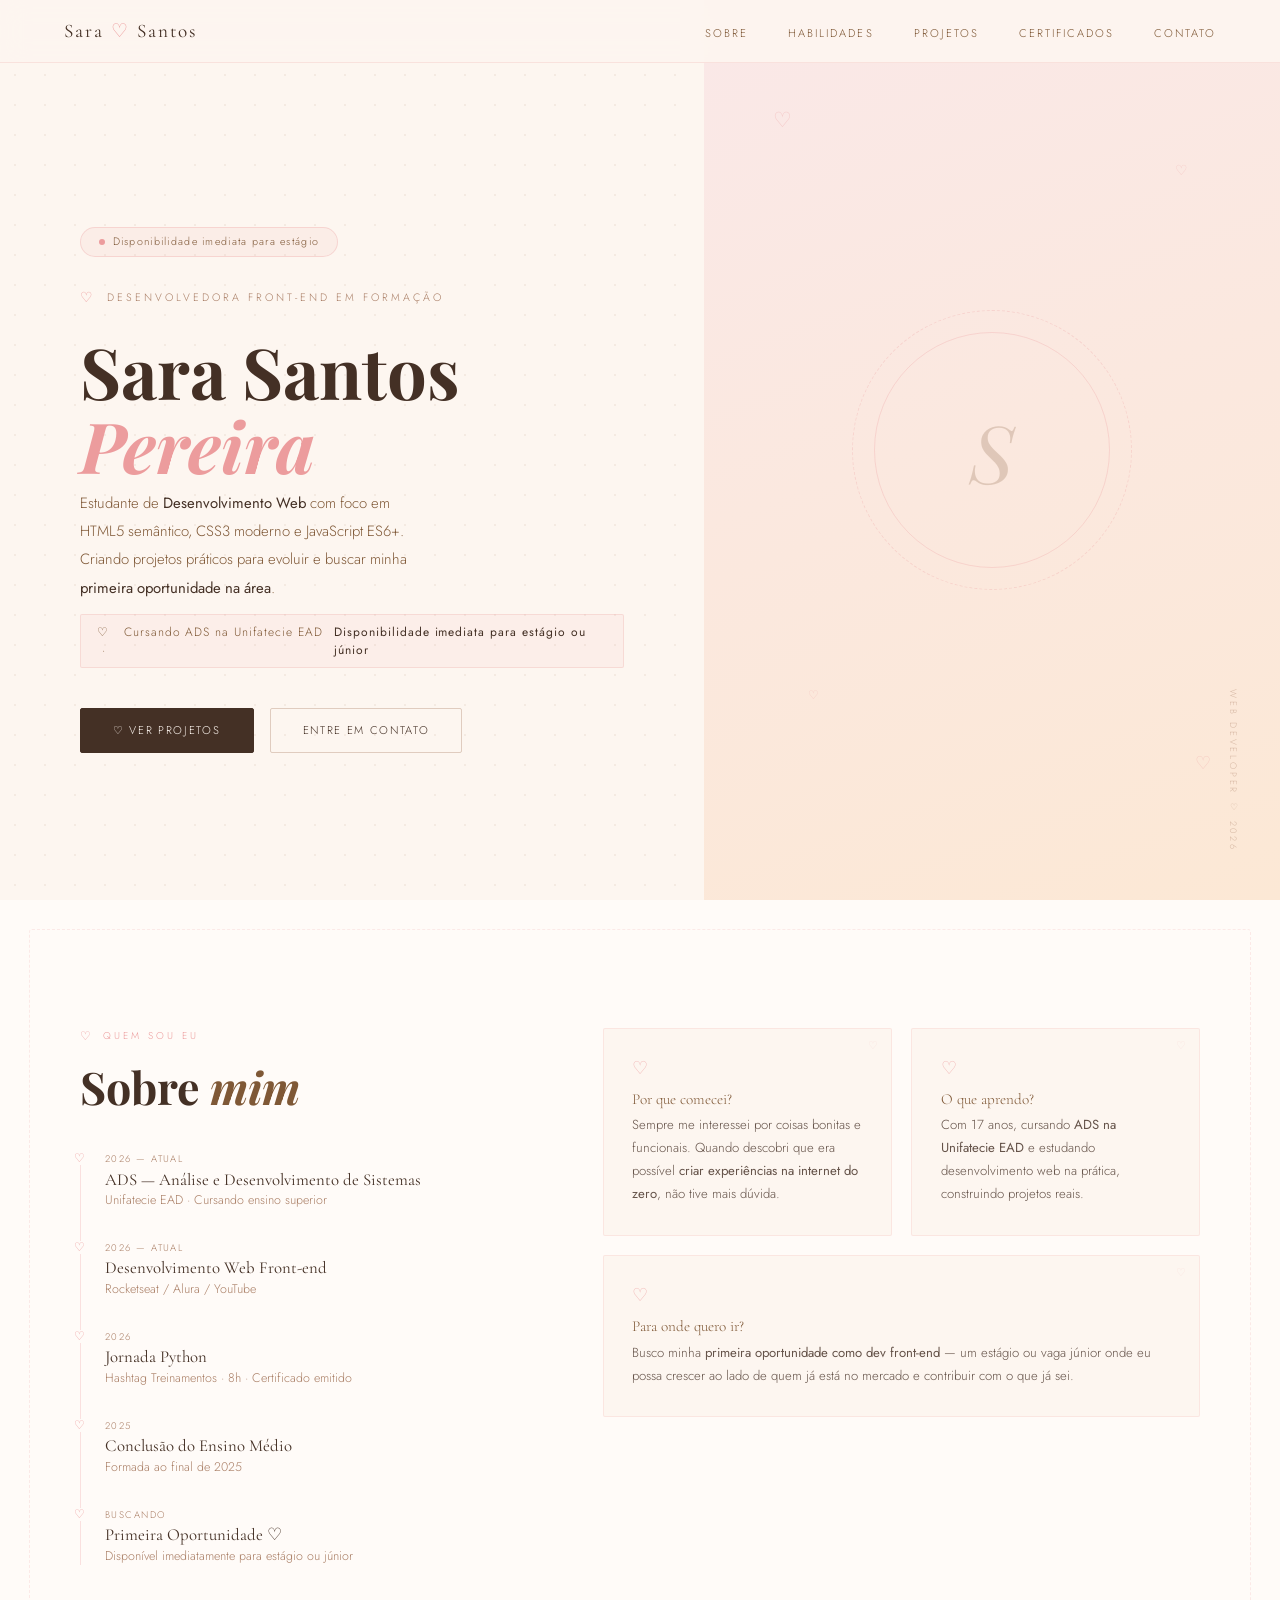
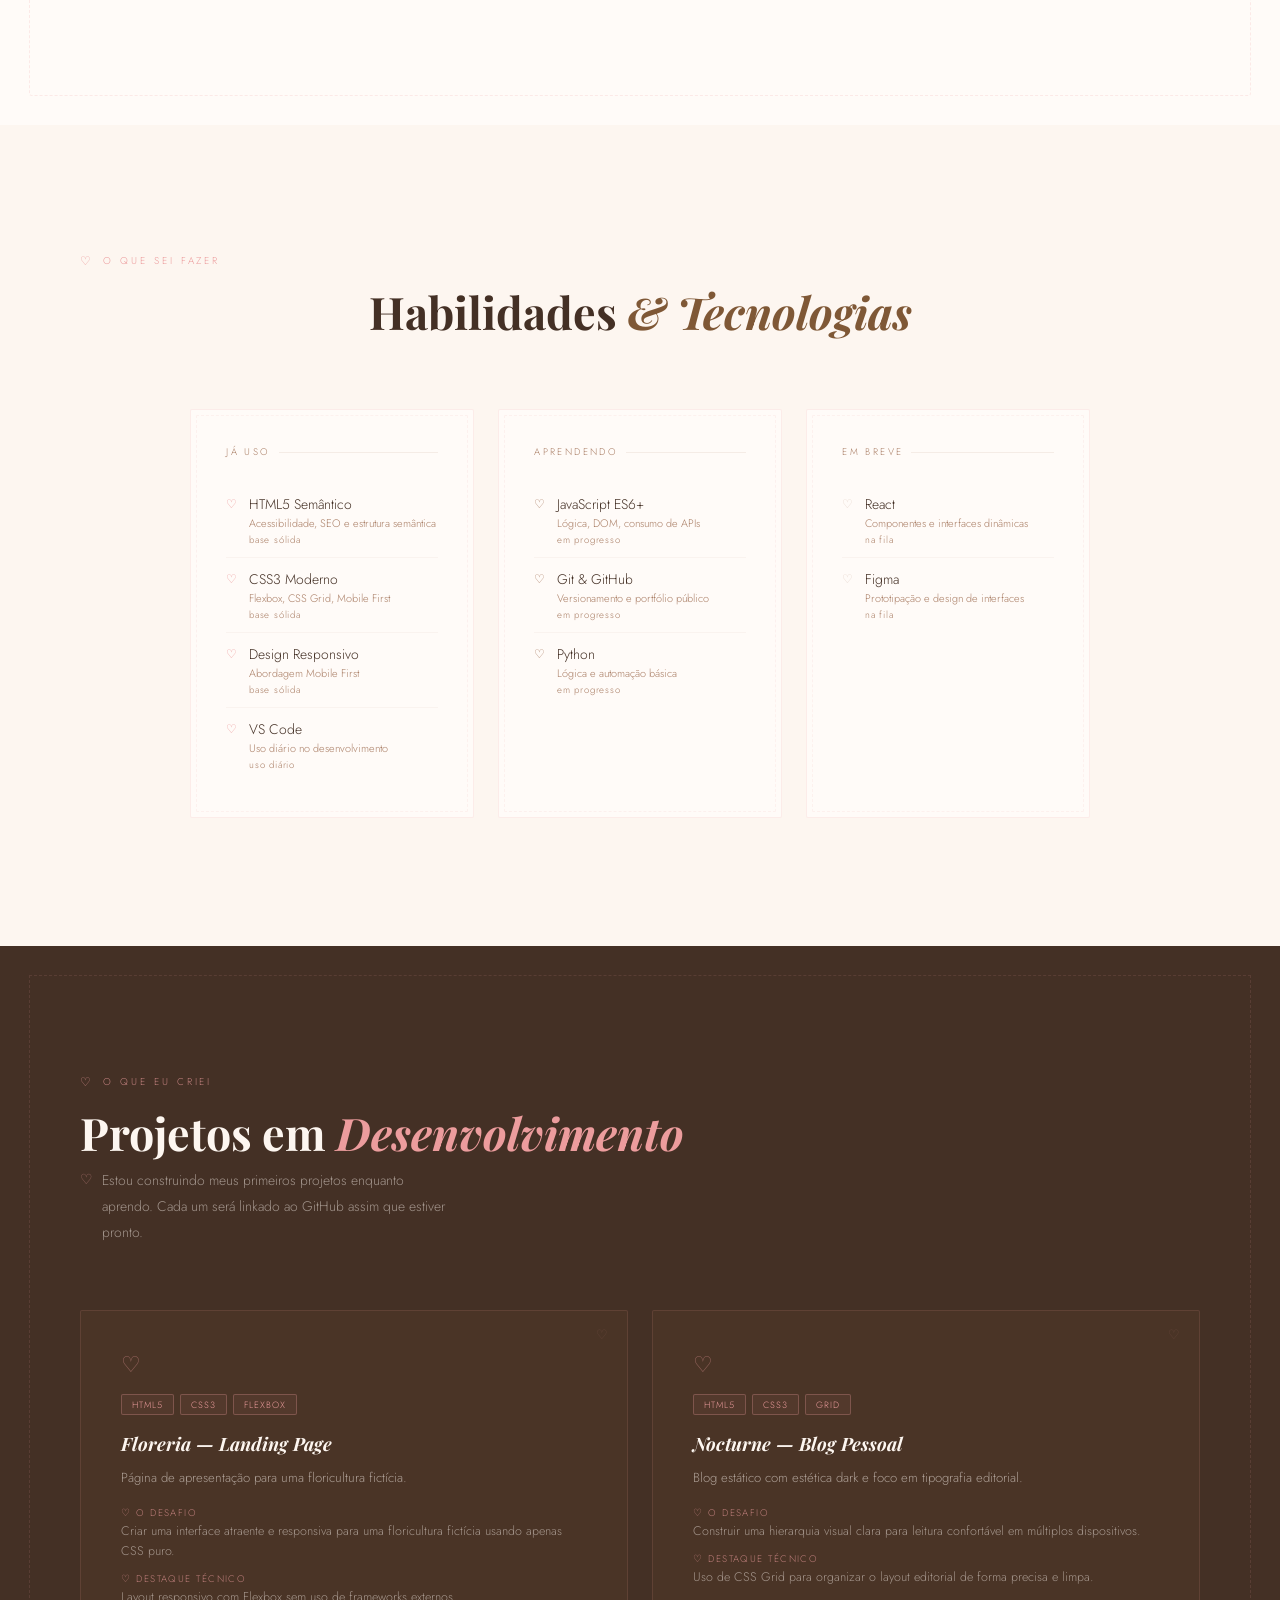
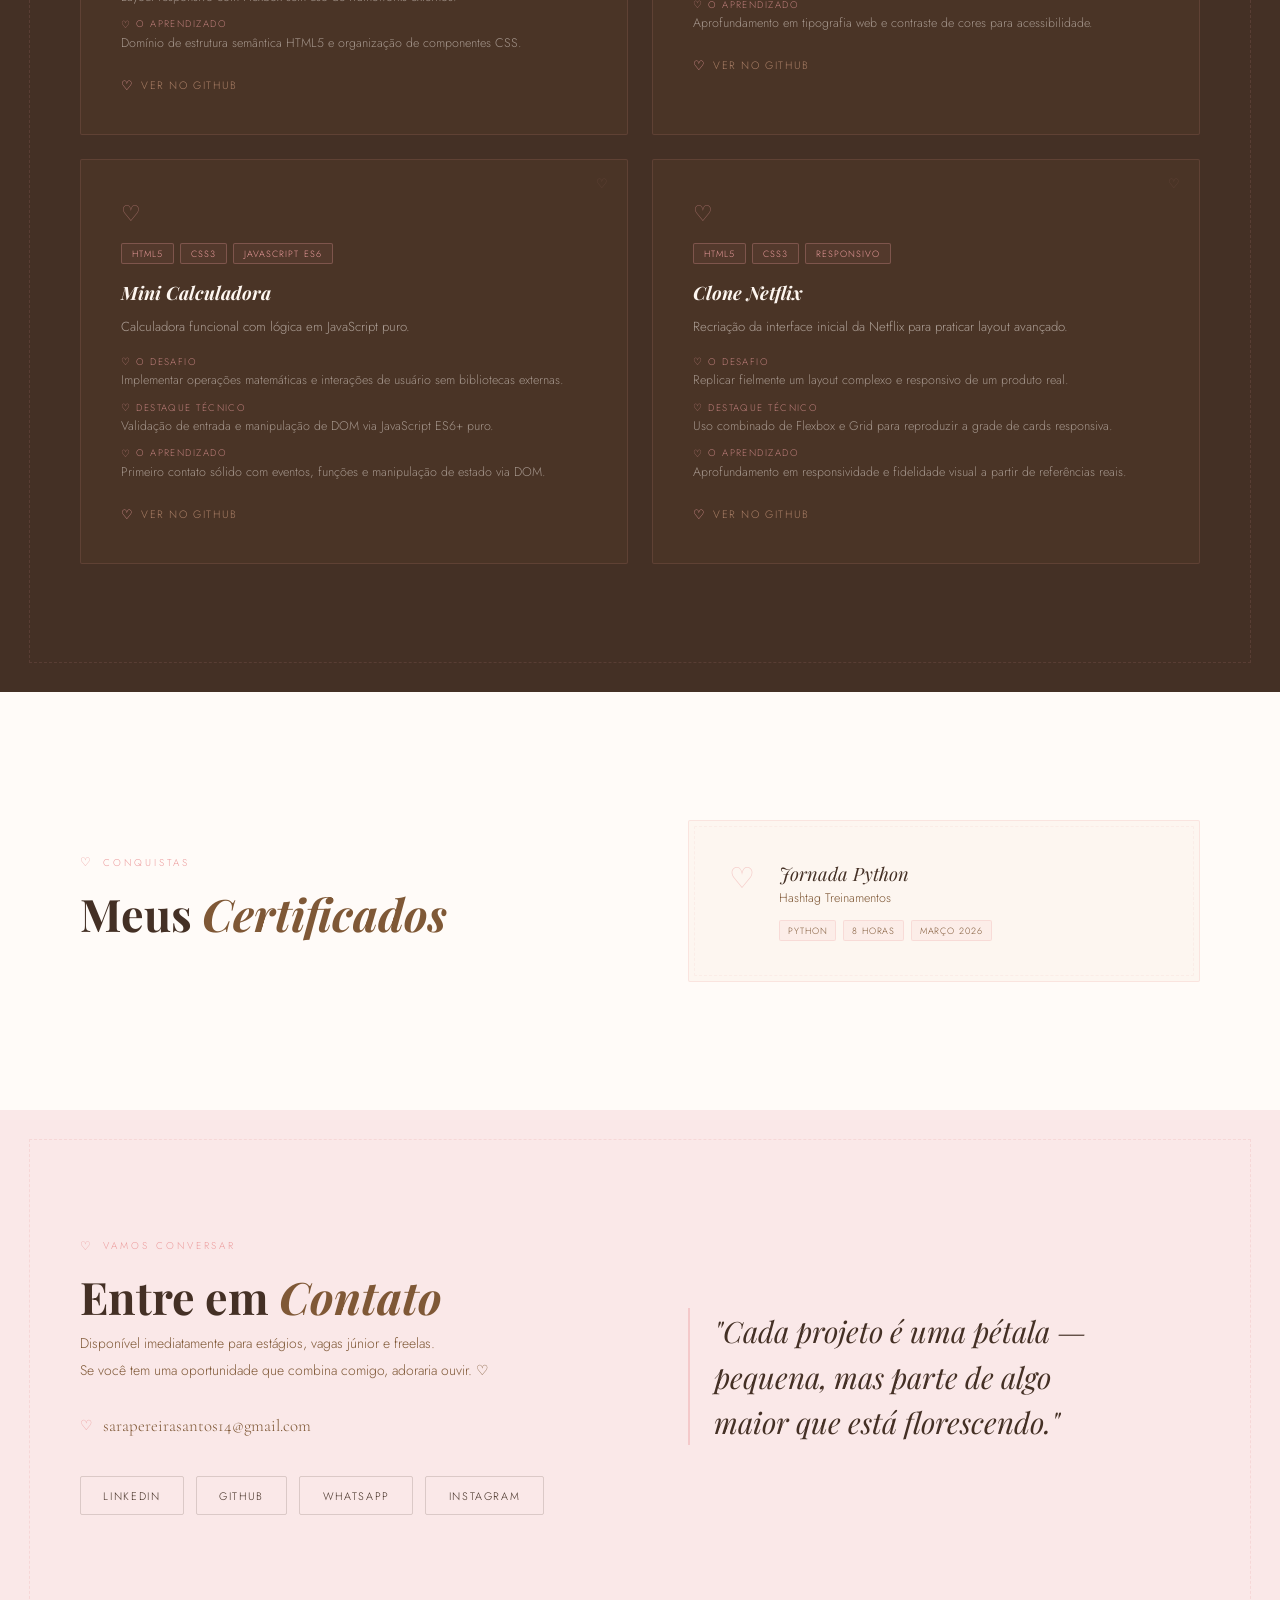
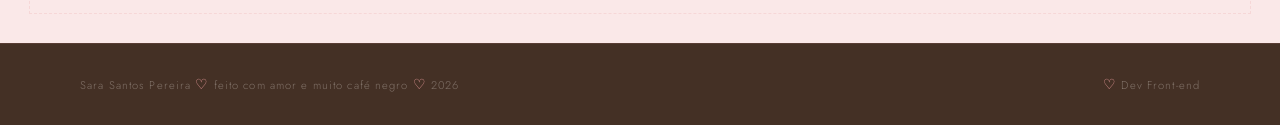
<file: Sara_Santos_Pereira_Frontend_Dev.html>
<!DOCTYPE html>
<html lang="pt-BR">
<head>
<meta charset="UTF-8">
<meta name="viewport" content="width=device-width, initial-scale=1.0">
<title>Sara Santos Pereira ♡ Dev Front-end</title>
<link rel="preconnect" href="https://fonts.googleapis.com">
<link href="https://fonts.googleapis.com/css2?family=Cormorant+Garamond:ital,wght@0,300;0,400;0,600;1,300;1,400;1,600&family=Jost:wght@200;300;400&family=Playfair+Display:ital,wght@0,400;1,400;1,600&display=swap" rel="stylesheet">
<style>
  :root {
    --chocolate: #443025;
    --aloewood:  #7F5836;
    --milk-tea:  #AA7F66;
    --sakura:    #EC9C9D;
    --cream:     #FDF6F0;
    --petal:     #FAE8E8;
    --white:     #FFFBF8;
  }

  * { margin: 0; padding: 0; box-sizing: border-box; }
  html { scroll-behavior: smooth; }

  body {
    background: var(--cream);
    color: var(--chocolate);
    font-family: 'Jost', sans-serif;
    font-weight: 300;
    overflow-x: hidden;
  }

  body::after {
    content: '';
    position: fixed;
    inset: 0;
    background-image: radial-gradient(circle, rgba(170,127,102,0.10) 1px, transparent 1px);
    background-size: 30px 30px;
    pointer-events: none;
    z-index: 0;
  }

  /* ── FALLING HEARTS ── */
  .hearts { position: fixed; inset: 0; pointer-events: none; z-index: 1; overflow: hidden; }
  .heart { position: absolute; top: -40px; font-family: 'Cormorant Garamond', serif; font-style: normal; opacity: 0; animation: heartfall linear infinite; }
  .heart::before { content: '♡'; }
  .heart:nth-child(1)  { left: 4%;  font-size: 11px; animation-duration: 9s;  animation-delay: 0s;   color: #EC9C9D; }
  .heart:nth-child(2)  { left: 15%; font-size: 8px;  animation-duration: 12s; animation-delay: 2s;   color: #f4b8b8; }
  .heart:nth-child(3)  { left: 24%; font-size: 14px; animation-duration: 10s; animation-delay: 5s;   color: #EC9C9D; }
  .heart:nth-child(4)  { left: 39%; font-size: 7px;  animation-duration: 14s; animation-delay: 1s;   color: #AA7F66; }
  .heart:nth-child(5)  { left: 53%; font-size: 11px; animation-duration: 11s; animation-delay: 7s;   color: #EC9C9D; }
  .heart:nth-child(6)  { left: 64%; font-size: 9px;  animation-duration: 13s; animation-delay: 3s;   color: #f4b8b8; }
  .heart:nth-child(7)  { left: 75%; font-size: 7px;  animation-duration: 8s;  animation-delay: 9s;   color: #EC9C9D; }
  .heart:nth-child(8)  { left: 84%; font-size: 12px; animation-duration: 15s; animation-delay: 4s;   color: #AA7F66; }
  .heart:nth-child(9)  { left: 92%; font-size: 9px;  animation-duration: 10s; animation-delay: 6s;   color: #EC9C9D; }
  .heart:nth-child(10) { left: 31%; font-size: 10px; animation-duration: 12s; animation-delay: 0.5s; color: #f4b8b8; }
  @keyframes heartfall {
    0%   { transform: translateY(0) rotate(-12deg) scale(0.8); opacity: 0; }
    8%   { opacity: 0.55; }
    90%  { opacity: 0.2; }
    100% { transform: translateY(110vh) rotate(18deg) scale(1.1); opacity: 0; }
  }

  /* ── NAV ── */
  nav {
    position: fixed; top: 0; left: 0; right: 0; z-index: 100;
    padding: 1.2rem 4rem;
    display: flex; align-items: center; justify-content: space-between;
    background: rgba(253,246,240,0.90);
    backdrop-filter: blur(14px);
    border-bottom: 1.5px solid rgba(236,156,157,0.22);
  }
  .nav-logo {
    font-family: 'Cormorant Garamond', serif;
    font-size: 1.2rem; font-weight: 400; letter-spacing: 0.1em;
    color: var(--chocolate); text-decoration: none;
    display: flex; align-items: center; gap: 0.45rem;
  }
  .nav-logo .h { color: var(--sakura); }
  .nav-links { display: flex; gap: 2.5rem; list-style: none; }
  .nav-links a {
    font-size: 0.7rem; letter-spacing: 0.18em; text-transform: uppercase;
    color: var(--aloewood); text-decoration: none; transition: color 0.3s; position: relative;
  }
  .nav-links a::after {
    content: ''; position: absolute; bottom: -3px; left: 0; right: 0;
    height: 1px; background: var(--sakura); transform: scaleX(0); transition: transform 0.3s;
  }
  .nav-links a:hover { color: var(--sakura); }
  .nav-links a:hover::after { transform: scaleX(1); }

  /* ── HERO ── */
  .hero {
    min-height: 100vh;
    display: grid; grid-template-columns: 1.1fr 0.9fr;
    position: relative; overflow: hidden; z-index: 2;
  }
  .hero-left {
    display: flex; flex-direction: column; justify-content: center;
    padding: 10rem 5rem 5rem 5rem;
  }
  .status-pill {
    display: inline-flex; align-items: center; gap: 0.5rem;
    padding: 0.4rem 1.1rem;
    background: rgba(236,156,157,0.1); border: 1.5px solid rgba(236,156,157,0.3);
    border-radius: 999px; font-size: 0.67rem; letter-spacing: 0.12em;
    color: var(--aloewood); margin-bottom: 2rem; width: fit-content;
  }
  .status-dot { width: 6px; height: 6px; background: var(--sakura); border-radius: 50%; animation: blink 2s ease-in-out infinite; }
  @keyframes blink { 0%,100%{opacity:1} 50%{opacity:0.2} }

  .hero-eyebrow {
    font-size: 0.67rem; letter-spacing: 0.28em; text-transform: uppercase;
    color: var(--milk-tea); margin-bottom: 1.8rem;
    display: flex; align-items: center; gap: 0.7rem;
  }
  .hero-eyebrow::before { content: '♡'; color: var(--sakura); font-family: 'Cormorant Garamond', serif; font-size: 0.85rem; }

  .hero-title {
    font-family: 'Playfair Display', serif;
    font-size: clamp(3rem, 5.5vw, 5.2rem); line-height: 1.05;
    color: var(--chocolate); margin-bottom: 0.4rem;
  }
  .hero-title em { font-style: italic; color: var(--sakura); display: block; }

  .hero-desc {
    font-size: 0.93rem; line-height: 1.9;
    color: var(--aloewood); max-width: 38ch; margin-bottom: 0.75rem;
  }
  .hero-desc strong { color: var(--chocolate); font-weight: 400; }

  /* Disponibilidade em destaque */
  .disponibilidade {
    display: inline-flex; align-items: center; gap: 0.5rem;
    font-size: 0.75rem; letter-spacing: 0.08em;
    color: var(--aloewood);
    background: rgba(236,156,157,0.08);
    border: 1px solid rgba(236,156,157,0.25);
    border-radius: 2px;
    padding: 0.5rem 1rem;
    margin-bottom: 2.5rem;
    width: fit-content;
  }
  .disponibilidade strong { color: var(--chocolate); font-weight: 400; }

  .hero-btns { display: flex; gap: 1rem; flex-wrap: wrap; }
  .btn-primary {
    padding: 0.85rem 2rem; background: var(--chocolate); color: var(--cream);
    text-decoration: none; font-size: 0.7rem; letter-spacing: 0.15em; text-transform: uppercase;
    border: 1.5px solid var(--chocolate); border-radius: 2px; transition: all 0.3s;
  }
  .btn-primary:hover { background: var(--aloewood); border-color: var(--aloewood); }
  .btn-outline {
    padding: 0.85rem 2rem; background: transparent; color: var(--chocolate);
    text-decoration: none; font-size: 0.7rem; letter-spacing: 0.15em; text-transform: uppercase;
    border: 1.5px solid rgba(170,127,102,0.35); border-radius: 2px; transition: all 0.3s;
  }
  .btn-outline:hover { border-color: var(--sakura); color: var(--sakura); }

  /* Hero right */
  .hero-right {
    background: linear-gradient(160deg, var(--petal) 0%, #fce8d5 100%);
    display: flex; align-items: center; justify-content: center;
    position: relative; overflow: hidden;
  }
  .hero-plate {
    position: relative; width: 280px; height: 280px;
    display: flex; align-items: center; justify-content: center;
  }
  .hero-plate::before, .hero-plate::after {
    content: ''; position: absolute; border-radius: 50%; border: 1.5px solid rgba(236,156,157,0.28);
  }
  .hero-plate::before { inset: 0; border-style: dashed; animation: spin-slow 22s linear infinite; }
  .hero-plate::after  { inset: 22px; animation: spin-slow 15s linear infinite reverse; }
  @keyframes spin-slow { to { transform: rotate(360deg); } }
  .hero-monogram { font-family: 'Playfair Display', serif; font-style: italic; font-size: 5rem; color: var(--aloewood); opacity: 0.22; user-select: none; z-index: 1; }
  .hero-hearts-deco { position: absolute; font-family: 'Cormorant Garamond', serif; color: var(--sakura); opacity: 0.4; }
  .hd-1 { top: 12%; left: 12%; font-size: 1.3rem; }
  .hd-2 { top: 18%; right: 16%; font-size: 0.85rem; }
  .hd-3 { bottom: 22%; left: 18%; font-size: 0.75rem; }
  .hd-4 { bottom: 14%; right: 12%; font-size: 1.1rem; }
  .hero-deco-text {
    position: absolute; bottom: 3rem; right: 2.5rem;
    font-size: 0.58rem; letter-spacing: 0.3em; color: var(--milk-tea);
    writing-mode: vertical-rl; opacity: 0.45;
  }

  /* ── SECTIONS ── */
  section { position: relative; z-index: 2; }
  .section-label {
    font-size: 0.62rem; letter-spacing: 0.3em; text-transform: uppercase;
    color: var(--sakura); display: flex; align-items: center; gap: 0.55rem; margin-bottom: 1.1rem;
  }
  .section-label::before { content: '♡'; font-family: 'Cormorant Garamond', serif; font-size: 0.75rem; }
  .section-title {
    font-family: 'Playfair Display', serif;
    font-size: clamp(2rem, 3.5vw, 3rem); color: var(--chocolate); line-height: 1.15; margin-bottom: 0.5rem;
  }
  .section-title em { font-style: italic; color: var(--aloewood); }

  /* ── SOBRE ── */
  #sobre {
    padding: 8rem 5rem; background: var(--white);
    display: grid; grid-template-columns: 1fr 1.4fr; gap: 6rem; align-items: start;
  }
  #sobre::before {
    content: ''; position: absolute; inset: 1.8rem;
    border: 1px dashed rgba(236,156,157,0.18); pointer-events: none; border-radius: 3px;
  }
  .timeline { margin-top: 2.5rem; padding-left: 1.5rem; border-left: 1px solid rgba(236,156,157,0.28); }
  .timeline-item { margin-bottom: 2rem; position: relative; }
  .timeline-item::before {
    content: '♡'; position: absolute; left: -2.1rem; top: 0;
    font-family: 'Cormorant Garamond', serif; font-size: 0.78rem;
    color: var(--sakura); background: var(--white); padding: 0 3px; line-height: 1;
  }
  .timeline-year { font-size: 0.6rem; letter-spacing: 0.15em; color: var(--milk-tea); text-transform: uppercase; margin-bottom: 0.15rem; }
  .timeline-title { font-family: 'Cormorant Garamond', serif; font-size: 1.05rem; color: var(--chocolate); font-weight: 400; }
  .timeline-sub { font-size: 0.78rem; color: var(--milk-tea); margin-top: 0.1rem; }

  .sobre-cards { display: grid; grid-template-columns: 1fr 1fr; gap: 1.2rem; }
  .sobre-card {
    padding: 1.8rem; border: 1.5px solid rgba(236,156,157,0.18);
    background: var(--cream); border-radius: 2px; transition: all 0.35s; position: relative;
  }
  .sobre-card::after {
    content: '♡'; position: absolute; top: 0.6rem; right: 0.8rem;
    font-family: 'Cormorant Garamond', serif; font-size: 0.7rem;
    color: var(--sakura); opacity: 0.22; transition: opacity 0.3s;
  }
  .sobre-card:hover { border-color: rgba(236,156,157,0.45); transform: translateY(-3px); box-shadow: 0 10px 32px rgba(236,156,157,0.1); }
  .sobre-card:hover::after { opacity: 0.6; }
  .card-icon-h { font-family: 'Cormorant Garamond', serif; font-size: 1.1rem; color: var(--sakura); margin-bottom: 0.7rem; display: block; opacity: 0.7; }
  .card-title { font-family: 'Cormorant Garamond', serif; font-size: 0.95rem; color: var(--aloewood); margin-bottom: 0.4rem; }
  .card-text { font-size: 0.82rem; line-height: 1.75; color: var(--chocolate); opacity: 0.82; }
  .card-text strong { font-weight: 400; opacity: 1; }

  /* ── HABILIDADES ── */
  #habilidades { padding: 8rem 5rem; background: var(--cream); }
  .skills-header { text-align: center; margin-bottom: 4.5rem; }
  .skills-grid { display: grid; grid-template-columns: repeat(3, 1fr); gap: 1.5rem; max-width: 900px; margin: 0 auto; }

  .skill-group {
    padding: 2.2rem; background: var(--white);
    border: 1.5px solid rgba(236,156,157,0.16); border-radius: 2px; position: relative;
  }
  .skill-group::before {
    content: ''; position: absolute; inset: 5px;
    border: 1px dashed rgba(236,156,157,0.1); border-radius: 1px; pointer-events: none;
  }
  .skill-group-label {
    font-size: 0.6rem; letter-spacing: 0.25em; text-transform: uppercase;
    color: var(--milk-tea); margin-bottom: 1.5rem; display: flex; align-items: center; gap: 0.5rem;
  }
  .skill-group-label::after { content: ''; flex: 1; height: 1px; background: rgba(170,127,102,0.12); }
  .skill-item {
    display: flex; align-items: flex-start; gap: 0.75rem;
    padding: 0.65rem 0; border-bottom: 1px solid rgba(170,127,102,0.06); transition: padding-left 0.25s;
  }
  .skill-item:last-child { border: none; }
  .skill-item:hover { padding-left: 0.4rem; }
  .sh { font-family: 'Cormorant Garamond', serif; font-size: 0.78rem; flex-shrink: 0; margin-top: 0.15rem; }
  .sh-solid    { color: var(--sakura); }
  .sh-progress { color: var(--milk-tea); }
  .sh-soon     { color: rgba(170,127,102,0.3); }
  .skill-info { flex: 1; }
  .skill-name  { font-size: 0.87rem; color: var(--chocolate); }
  /* New: skill detail line */
  .skill-detail { font-size: 0.68rem; color: var(--milk-tea); margin-top: 0.15rem; line-height: 1.4; }
  .skill-level { font-size: 0.6rem; color: var(--milk-tea); letter-spacing: 0.08em; margin-top: 0.1rem; }

  /* ── PROJETOS ── */
  #projetos { padding: 8rem 5rem; background: var(--chocolate); color: var(--cream); position: relative; }
  #projetos::before {
    content: ''; position: absolute; inset: 1.8rem;
    border: 1px dashed rgba(236,156,157,0.12); pointer-events: none;
  }
  #projetos .section-label { color: var(--sakura); opacity: 0.75; }
  #projetos .section-label::before { color: var(--sakura); }
  #projetos .section-title { color: var(--cream); }
  #projetos .section-title em { color: var(--sakura); }

  .projetos-intro {
    font-size: 0.87rem; color: rgba(253,246,240,0.5); margin-bottom: 4rem;
    max-width: 46ch; line-height: 1.9;
    display: flex; align-items: flex-start; gap: 0.55rem;
  }
  .projetos-intro::before { content: '♡'; color: var(--sakura); font-family: 'Cormorant Garamond', serif; opacity: 0.5; flex-shrink: 0; margin-top: 0.05rem; }

  .projetos-grid { display: grid; grid-template-columns: repeat(2, 1fr); gap: 1.5rem; }
  .projeto-card {
    padding: 2.5rem; border: 1.5px solid rgba(236,156,157,0.13);
    background: rgba(127,88,54,0.1); border-radius: 2px; transition: all 0.35s; position: relative;
  }
  .projeto-card::after {
    content: '♡'; position: absolute; top: 1rem; right: 1.2rem;
    font-family: 'Cormorant Garamond', serif; font-size: 0.8rem;
    color: var(--sakura); opacity: 0.15; transition: opacity 0.3s;
  }
  .projeto-card:hover { border-color: rgba(236,156,157,0.32); background: rgba(127,88,54,0.18); }
  .projeto-card:hover::after { opacity: 0.5; }

  .projeto-heart { font-family: 'Cormorant Garamond', serif; font-size: 1.4rem; color: var(--sakura); opacity: 0.45; margin-bottom: 1rem; display: block; }
  .projeto-tags { display: flex; gap: 0.4rem; margin-bottom: 1rem; flex-wrap: wrap; }
  .tag {
    font-size: 0.57rem; letter-spacing: 0.12em; text-transform: uppercase;
    padding: 0.2rem 0.6rem; border: 1px solid rgba(236,156,157,0.28);
    color: var(--sakura); background: rgba(236,156,157,0.06); border-radius: 2px;
  }
  .projeto-title { font-family: 'Playfair Display', serif; font-style: italic; font-size: 1.15rem; color: var(--cream); margin-bottom: 0.65rem; }
  .projeto-desc { font-size: 0.82rem; line-height: 1.75; color: rgba(253,246,240,0.55); margin-bottom: 1rem; }

  /* README-style breakdown inside project card */
  .projeto-breakdown { margin-bottom: 1.5rem; }
  .breakdown-item { margin-bottom: 0.6rem; }
  .breakdown-label {
    font-size: 0.6rem; letter-spacing: 0.15em; text-transform: uppercase;
    color: var(--sakura); opacity: 0.7; margin-bottom: 0.15rem;
    display: flex; align-items: center; gap: 0.3rem;
  }
  .breakdown-label::before { content: '♡'; font-family: 'Cormorant Garamond', serif; font-size: 0.65rem; }
  .breakdown-text { font-size: 0.78rem; color: rgba(253,246,240,0.5); line-height: 1.6; }

  .projeto-link {
    font-size: 0.67rem; letter-spacing: 0.15em; text-transform: uppercase;
    color: var(--milk-tea); text-decoration: none;
    display: flex; align-items: center; gap: 0.4rem; transition: color 0.3s;
  }
  .projeto-link::before { content: '♡'; font-family: 'Cormorant Garamond', serif; font-size: 0.8rem; color: var(--sakura); }
  .projeto-link:hover { color: var(--sakura); }

  /* ── CERTIFICADOS ── */
  #certificados {
    padding: 8rem 5rem; background: var(--white);
    display: grid; grid-template-columns: 1fr 1fr; gap: 6rem; align-items: center;
  }
  .cert-card {
    padding: 2.5rem; border: 1.5px solid rgba(236,156,157,0.2);
    background: var(--cream); border-radius: 2px;
    display: flex; gap: 1.5rem; align-items: flex-start; transition: all 0.35s; position: relative;
  }
  .cert-card::before {
    content: ''; position: absolute; inset: 5px;
    border: 1px dashed rgba(236,156,157,0.1); border-radius: 1px; pointer-events: none;
  }
  .cert-card:hover { border-color: rgba(236,156,157,0.42); transform: translateY(-2px); }
  .cert-heart { font-family: 'Cormorant Garamond', serif; font-size: 1.8rem; color: var(--sakura); opacity: 0.45; flex-shrink: 0; }
  .cert-name { font-family: 'Playfair Display', serif; font-style: italic; font-size: 1.15rem; color: var(--chocolate); margin-bottom: 0.2rem; }
  .cert-org { font-size: 0.78rem; color: var(--aloewood); margin-bottom: 0.8rem; }
  .cert-tags { display: flex; gap: 0.4rem; flex-wrap: wrap; }
  .cert-tag {
    font-size: 0.57rem; letter-spacing: 0.1em; text-transform: uppercase;
    padding: 0.2rem 0.5rem; background: rgba(236,156,157,0.09);
    color: var(--aloewood); border: 1px solid rgba(236,156,157,0.22); border-radius: 2px;
  }

  /* ── CONTATO ── */
  #contato {
    padding: 8rem 5rem; background: var(--petal);
    display: grid; grid-template-columns: 1fr 1fr; gap: 6rem; align-items: center; position: relative;
  }
  #contato::before {
    content: ''; position: absolute; inset: 1.8rem;
    border: 1px dashed rgba(236,156,157,0.22); pointer-events: none;
  }
  .contato-dispo { font-size: 0.87rem; color: var(--aloewood); margin-bottom: 2rem; line-height: 1.9; }
  .contato-email {
    font-family: 'Cormorant Garamond', serif; font-size: 1.05rem;
    color: var(--aloewood); text-decoration: none;
    display: flex; align-items: center; gap: 0.6rem; margin-bottom: 2.5rem; transition: color 0.3s;
  }
  .contato-email::before { content: '♡'; color: var(--sakura); font-size: 0.9rem; }
  .contato-email:hover { color: var(--sakura); }
  .social-links { display: flex; gap: 0.75rem; flex-wrap: wrap; }
  .social-link {
    padding: 0.65rem 1.4rem; border: 1.5px solid rgba(68,48,37,0.17);
    color: var(--chocolate); text-decoration: none; font-size: 0.68rem;
    letter-spacing: 0.15em; text-transform: uppercase; border-radius: 2px; transition: all 0.3s;
  }
  .social-link:hover { background: var(--chocolate); color: var(--cream); }
  .contato-quote {
    font-family: 'Playfair Display', serif; font-style: italic;
    font-size: clamp(1.3rem, 2.3vw, 2rem); color: var(--chocolate); line-height: 1.55;
    opacity: 0.48; border-left: 2px solid rgba(236,156,157,0.4); padding-left: 1.5rem;
  }

  /* ── FOOTER ── */
  footer {
    background: var(--chocolate); padding: 2rem 5rem;
    display: flex; justify-content: space-between; align-items: center;
    position: relative; z-index: 2; border-top: 1.5px solid rgba(236,156,157,0.12);
  }
  .footer-text { font-size: 0.7rem; color: rgba(253,246,240,0.33); letter-spacing: 0.1em; }
  .footer-text .h { color: var(--sakura); font-family: 'Cormorant Garamond', serif; font-size: 0.85rem; }

  /* ── REVEAL ── */
  .reveal { opacity: 0; transform: translateY(26px); transition: opacity 0.9s ease, transform 0.9s ease; }
  .reveal.visible { opacity: 1; transform: translateY(0); }

  /* ── RESPONSIVE ── */
  @media (max-width: 900px) {
    nav { padding: 1.2rem 2rem; }
    .nav-links { display: none; }
    .hero { grid-template-columns: 1fr; }
    .hero-right { display: none; }
    .hero-left { padding: 8rem 2rem 5rem; }
    #sobre { grid-template-columns: 1fr; padding: 5rem 2rem; gap: 3rem; }
    .sobre-cards { grid-template-columns: 1fr; }
    #habilidades { padding: 5rem 2rem; }
    .skills-grid { grid-template-columns: 1fr; }
    #projetos { padding: 5rem 2rem; }
    .projetos-grid { grid-template-columns: 1fr; }
    #certificados { grid-template-columns: 1fr; padding: 5rem 2rem; gap: 3rem; }
    #contato { grid-template-columns: 1fr; padding: 5rem 2rem; gap: 3rem; }
    footer { flex-direction: column; gap: 0.75rem; text-align: center; padding: 2rem; }
  }
</style>
</head>
<body>

<div class="hearts">
  <i class="heart"></i><i class="heart"></i><i class="heart"></i>
  <i class="heart"></i><i class="heart"></i><i class="heart"></i>
  <i class="heart"></i><i class="heart"></i><i class="heart"></i>
  <i class="heart"></i>
</div>

<!-- NAV -->
<nav>
  <a href="#" class="nav-logo">Sara <span class="h">♡</span> Santos</a>
  <ul class="nav-links">
    <li><a href="#sobre">sobre</a></li>
    <li><a href="#habilidades">habilidades</a></li>
    <li><a href="#projetos">projetos</a></li>
    <li><a href="#certificados">certificados</a></li>
    <li><a href="#contato">contato</a></li>
  </ul>
</nav>

<!-- HERO -->
<section class="hero">
  <div class="hero-left">
    <div class="status-pill">
      <div class="status-dot"></div>
      Disponibilidade imediata para estágio
    </div>
    <div class="hero-eyebrow">Desenvolvedora Front-end em formação</div>
    <h1 class="hero-title">
      Sara Santos<br><em>Pereira</em>
    </h1>
    <p class="hero-desc">
      Estudante de <strong>Desenvolvimento Web</strong> com foco em HTML5 semântico, CSS3 moderno e JavaScript ES6+. Criando projetos práticos para evoluir e buscar minha <strong>primeira oportunidade na área</strong>.
    </p>
    <div class="disponibilidade">
      ♡ &nbsp; Cursando ADS na Unifatecie EAD &nbsp;·&nbsp; <strong>Disponibilidade imediata para estágio ou júnior</strong>
    </div>
    <div class="hero-btns">
      <a href="https://github.com/sarasantos-dev" target="_blank" class="btn-primary">♡ Ver projetos</a>
      <a href="https://wa.me/5573988215696" target="_blank" class="btn-outline">Entre em contato</a>
    </div>
  </div>

  <div class="hero-right">
    <span class="hero-hearts-deco hd-1">♡</span>
    <span class="hero-hearts-deco hd-2">♡</span>
    <span class="hero-hearts-deco hd-3">♡</span>
    <span class="hero-hearts-deco hd-4">♡</span>
    <div class="hero-plate">
      <div class="hero-monogram">S</div>
    </div>
    <div class="hero-deco-text">WEB DEVELOPER ♡ 2026</div>
  </div>
</section>

<!-- SOBRE -->
<section id="sobre">
  <div class="reveal">
    <div class="section-label">quem sou eu</div>
    <h2 class="section-title">Sobre <em>mim</em></h2>
    <div class="timeline">
      <div class="timeline-item">
        <div class="timeline-year">2026 — atual</div>
        <div class="timeline-title">ADS — Análise e Desenvolvimento de Sistemas</div>
        <div class="timeline-sub">Unifatecie EAD · Cursando ensino superior</div>
      </div>
      <div class="timeline-item">
        <div class="timeline-year">2026 — atual</div>
        <div class="timeline-title">Desenvolvimento Web Front-end</div>
        <div class="timeline-sub">Rocketseat / Alura / YouTube</div>
      </div>
      <div class="timeline-item">
        <div class="timeline-year">2026</div>
        <div class="timeline-title">Jornada Python</div>
        <div class="timeline-sub">Hashtag Treinamentos · 8h · Certificado emitido</div>
      </div>
      <div class="timeline-item">
        <div class="timeline-year">2025</div>
        <div class="timeline-title">Conclusão do Ensino Médio</div>
        <div class="timeline-sub">Formada ao final de 2025</div>
      </div>
      <div class="timeline-item">
        <div class="timeline-year">buscando</div>
        <div class="timeline-title">Primeira Oportunidade ♡</div>
        <div class="timeline-sub">Disponível imediatamente para estágio ou júnior</div>
      </div>
    </div>
  </div>

  <div class="sobre-cards reveal">
    <div class="sobre-card">
      <span class="card-icon-h">♡</span>
      <div class="card-title">Por que comecei?</div>
      <p class="card-text">Sempre me interessei por coisas bonitas e funcionais. Quando descobri que era possível <strong>criar experiências na internet do zero</strong>, não tive mais dúvida.</p>
    </div>
    <div class="sobre-card">
      <span class="card-icon-h">♡</span>
      <div class="card-title">O que aprendo?</div>
      <p class="card-text">Com 17 anos, cursando <strong>ADS na Unifatecie EAD</strong> e estudando desenvolvimento web na prática, construindo projetos reais.</p>
    </div>
    <div class="sobre-card" style="grid-column:1/-1">
      <span class="card-icon-h">♡</span>
      <div class="card-title">Para onde quero ir?</div>
      <p class="card-text">Busco minha <strong>primeira oportunidade como dev front-end</strong> — um estágio ou vaga júnior onde eu possa crescer ao lado de quem já está no mercado e contribuir com o que já sei.</p>
    </div>
  </div>
</section>

<!-- HABILIDADES -->
<section id="habilidades">
  <div class="skills-header reveal">
    <div class="section-label">o que sei fazer</div>
    <h2 class="section-title">Habilidades <em>&amp; Tecnologias</em></h2>
  </div>
  <div class="skills-grid reveal">
    <div class="skill-group">
      <div class="skill-group-label">Já uso</div>

      <div class="skill-item">
        <span class="sh sh-solid">♡</span>
        <div class="skill-info">
          <div class="skill-name">HTML5 Semântico</div>
          <div class="skill-detail">Acessibilidade, SEO e estrutura semântica</div>
          <div class="skill-level">base sólida</div>
        </div>
      </div>

      <div class="skill-item">
        <span class="sh sh-solid">♡</span>
        <div class="skill-info">
          <div class="skill-name">CSS3 Moderno</div>
          <div class="skill-detail">Flexbox, CSS Grid, Mobile First</div>
          <div class="skill-level">base sólida</div>
        </div>
      </div>

      <div class="skill-item">
        <span class="sh sh-solid">♡</span>
        <div class="skill-info">
          <div class="skill-name">Design Responsivo</div>
          <div class="skill-detail">Abordagem Mobile First</div>
          <div class="skill-level">base sólida</div>
        </div>
      </div>

      <div class="skill-item">
        <span class="sh sh-solid">♡</span>
        <div class="skill-info">
          <div class="skill-name">VS Code</div>
          <div class="skill-detail">Uso diário no desenvolvimento</div>
          <div class="skill-level">uso diário</div>
        </div>
      </div>
    </div>

    <div class="skill-group">
      <div class="skill-group-label">Aprendendo</div>

      <div class="skill-item">
        <span class="sh sh-progress">♡</span>
        <div class="skill-info">
          <div class="skill-name">JavaScript ES6+</div>
          <div class="skill-detail">Lógica, DOM, consumo de APIs</div>
          <div class="skill-level">em progresso</div>
        </div>
      </div>

      <div class="skill-item">
        <span class="sh sh-progress">♡</span>
        <div class="skill-info">
          <div class="skill-name">Git &amp; GitHub</div>
          <div class="skill-detail">Versionamento e portfólio público</div>
          <div class="skill-level">em progresso</div>
        </div>
      </div>

      <div class="skill-item">
        <span class="sh sh-progress">♡</span>
        <div class="skill-info">
          <div class="skill-name">Python</div>
          <div class="skill-detail">Lógica e automação básica</div>
          <div class="skill-level">em progresso</div>
        </div>
      </div>
    </div>

    <div class="skill-group">
      <div class="skill-group-label">Em breve</div>

      <div class="skill-item">
        <span class="sh sh-soon">♡</span>
        <div class="skill-info">
          <div class="skill-name">React</div>
          <div class="skill-detail">Componentes e interfaces dinâmicas</div>
          <div class="skill-level">na fila</div>
        </div>
      </div>

      <div class="skill-item">
        <span class="sh sh-soon">♡</span>
        <div class="skill-info">
          <div class="skill-name">Figma</div>
          <div class="skill-detail">Prototipação e design de interfaces</div>
          <div class="skill-level">na fila</div>
        </div>
      </div>
    </div>
  </div>
</section>

<!-- PROJETOS -->
<section id="projetos">
  <div class="reveal">
    <div class="section-label">o que eu criei</div>
    <h2 class="section-title">Projetos em <em>Desenvolvimento</em></h2>
    <p class="projetos-intro">Estou construindo meus primeiros projetos enquanto aprendo. Cada um será linkado ao GitHub assim que estiver pronto.</p>
  </div>
  <div class="projetos-grid reveal">

    <div class="projeto-card">
      <span class="projeto-heart">♡</span>
      <div class="projeto-tags"><span class="tag">HTML5</span><span class="tag">CSS3</span><span class="tag">Flexbox</span></div>
      <h3 class="projeto-title">Floreria — Landing Page</h3>
      <p class="projeto-desc">Página de apresentação para uma floricultura fictícia.</p>
      <div class="projeto-breakdown">
        <div class="breakdown-item">
          <div class="breakdown-label">O Desafio</div>
          <div class="breakdown-text">Criar uma interface atraente e responsiva para uma floricultura fictícia usando apenas CSS puro.</div>
        </div>
        <div class="breakdown-item">
          <div class="breakdown-label">Destaque Técnico</div>
          <div class="breakdown-text">Layout responsivo com Flexbox sem uso de frameworks externos.</div>
        </div>
        <div class="breakdown-item">
          <div class="breakdown-label">O Aprendizado</div>
          <div class="breakdown-text">Domínio de estrutura semântica HTML5 e organização de componentes CSS.</div>
        </div>
      </div>
      <a href="https://github.com/sarasantos-dev" target="_blank" class="projeto-link">Ver no GitHub</a>
    </div>

    <div class="projeto-card">
      <span class="projeto-heart">♡</span>
      <div class="projeto-tags"><span class="tag">HTML5</span><span class="tag">CSS3</span><span class="tag">Grid</span></div>
      <h3 class="projeto-title">Nocturne — Blog Pessoal</h3>
      <p class="projeto-desc">Blog estático com estética dark e foco em tipografia editorial.</p>
      <div class="projeto-breakdown">
        <div class="breakdown-item">
          <div class="breakdown-label">O Desafio</div>
          <div class="breakdown-text">Construir uma hierarquia visual clara para leitura confortável em múltiplos dispositivos.</div>
        </div>
        <div class="breakdown-item">
          <div class="breakdown-label">Destaque Técnico</div>
          <div class="breakdown-text">Uso de CSS Grid para organizar o layout editorial de forma precisa e limpa.</div>
        </div>
        <div class="breakdown-item">
          <div class="breakdown-label">O Aprendizado</div>
          <div class="breakdown-text">Aprofundamento em tipografia web e contraste de cores para acessibilidade.</div>
        </div>
      </div>
      <a href="https://github.com/sarasantos-dev" target="_blank" class="projeto-link">Ver no GitHub</a>
    </div>

    <div class="projeto-card">
      <span class="projeto-heart">♡</span>
      <div class="projeto-tags"><span class="tag">HTML5</span><span class="tag">CSS3</span><span class="tag">JavaScript ES6</span></div>
      <h3 class="projeto-title">Mini Calculadora</h3>
      <p class="projeto-desc">Calculadora funcional com lógica em JavaScript puro.</p>
      <div class="projeto-breakdown">
        <div class="breakdown-item">
          <div class="breakdown-label">O Desafio</div>
          <div class="breakdown-text">Implementar operações matemáticas e interações de usuário sem bibliotecas externas.</div>
        </div>
        <div class="breakdown-item">
          <div class="breakdown-label">Destaque Técnico</div>
          <div class="breakdown-text">Validação de entrada e manipulação de DOM via JavaScript ES6+ puro.</div>
        </div>
        <div class="breakdown-item">
          <div class="breakdown-label">O Aprendizado</div>
          <div class="breakdown-text">Primeiro contato sólido com eventos, funções e manipulação de estado via DOM.</div>
        </div>
      </div>
      <a href="https://github.com/sarasantos-dev" target="_blank" class="projeto-link">Ver no GitHub</a>
    </div>

    <div class="projeto-card">
      <span class="projeto-heart">♡</span>
      <div class="projeto-tags"><span class="tag">HTML5</span><span class="tag">CSS3</span><span class="tag">Responsivo</span></div>
      <h3 class="projeto-title">Clone Netflix</h3>
      <p class="projeto-desc">Recriação da interface inicial da Netflix para praticar layout avançado.</p>
      <div class="projeto-breakdown">
        <div class="breakdown-item">
          <div class="breakdown-label">O Desafio</div>
          <div class="breakdown-text">Replicar fielmente um layout complexo e responsivo de um produto real.</div>
        </div>
        <div class="breakdown-item">
          <div class="breakdown-label">Destaque Técnico</div>
          <div class="breakdown-text">Uso combinado de Flexbox e Grid para reproduzir a grade de cards responsiva.</div>
        </div>
        <div class="breakdown-item">
          <div class="breakdown-label">O Aprendizado</div>
          <div class="breakdown-text">Aprofundamento em responsividade e fidelidade visual a partir de referências reais.</div>
        </div>
      </div>
      <a href="https://github.com/sarasantos-dev" target="_blank" class="projeto-link">Ver no GitHub</a>
    </div>

  </div>
</section>

<!-- CERTIFICADOS -->
<section id="certificados">
  <div class="reveal">
    <div class="section-label">conquistas</div>
    <h2 class="section-title">Meus <em>Certificados</em></h2>
  </div>
  <div class="reveal">
    <div class="cert-card">
      <div class="cert-heart">♡</div>
      <div>
        <div class="cert-name">Jornada Python</div>
        <div class="cert-org">Hashtag Treinamentos</div>
        <div class="cert-tags">
          <span class="cert-tag">Python</span>
          <span class="cert-tag">8 horas</span>
          <span class="cert-tag">Março 2026</span>
        </div>
      </div>
    </div>
  </div>
</section>

<!-- CONTATO -->
<section id="contato">
  <div class="reveal">
    <div class="section-label">vamos conversar</div>
    <h2 class="section-title">Entre em <em>Contato</em></h2>
    <p class="contato-dispo">
      Disponível imediatamente para estágios, vagas júnior e freelas.<br>
      Se você tem uma oportunidade que combina comigo, adoraria ouvir. ♡
    </p>
    <a href="mailto:sarapereirasantos14@gmail.com" class="contato-email">
      sarapereirasantos14@gmail.com
    </a>
    <div class="social-links">
      <a href="https://www.linkedin.com/in/sara-santos-85954930a/" target="_blank" class="social-link">LinkedIn</a>
      <a href="https://github.com/sarasantos-dev" target="_blank" class="social-link">GitHub</a>
      <a href="https://wa.me/5573988215696" target="_blank" class="social-link">WhatsApp</a>
      <a href="https://instagram.com/sarasantospereira" target="_blank" class="social-link">Instagram</a>
    </div>
  </div>

  <div class="contato-quote reveal">
    "Cada projeto é uma pétala —<br>
    pequena, mas parte de algo<br>
    maior que está florescendo."
  </div>
</section>

<!-- FOOTER -->
<footer>
  <div class="footer-text">Sara Santos Pereira <span class="h">♡</span> feito com amor e muito café negro <span class="h">♡</span> 2026</div>
  <div class="footer-text"><span class="h">♡</span> Dev Front-end</div>
</footer>

<script>
  const reveals = document.querySelectorAll('.reveal');
  const io = new IntersectionObserver((entries) => {
    entries.forEach((e, i) => {
      if (e.isIntersecting) setTimeout(() => e.target.classList.add('visible'), i * 80);
    });
  }, { threshold: 0.08 });
  reveals.forEach(el => io.observe(el));
</script>
</body>
</html>
</file>
